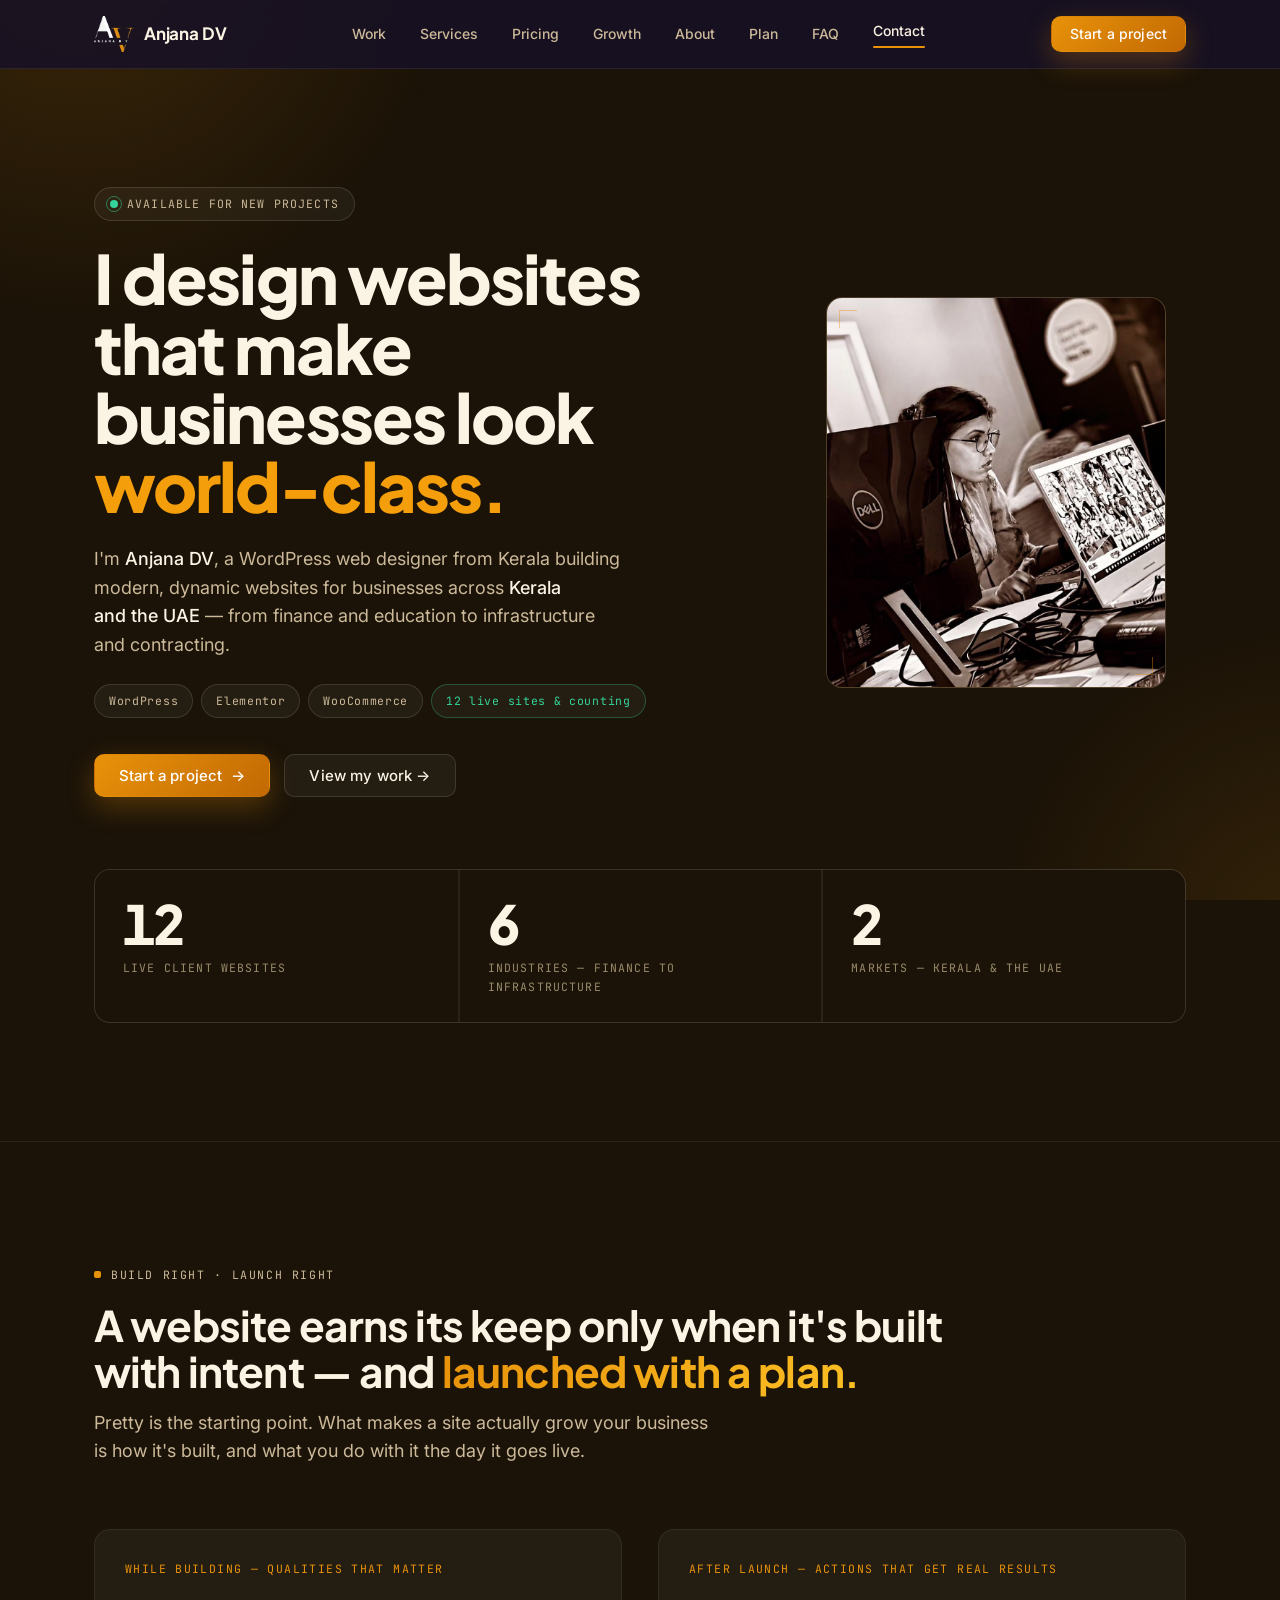
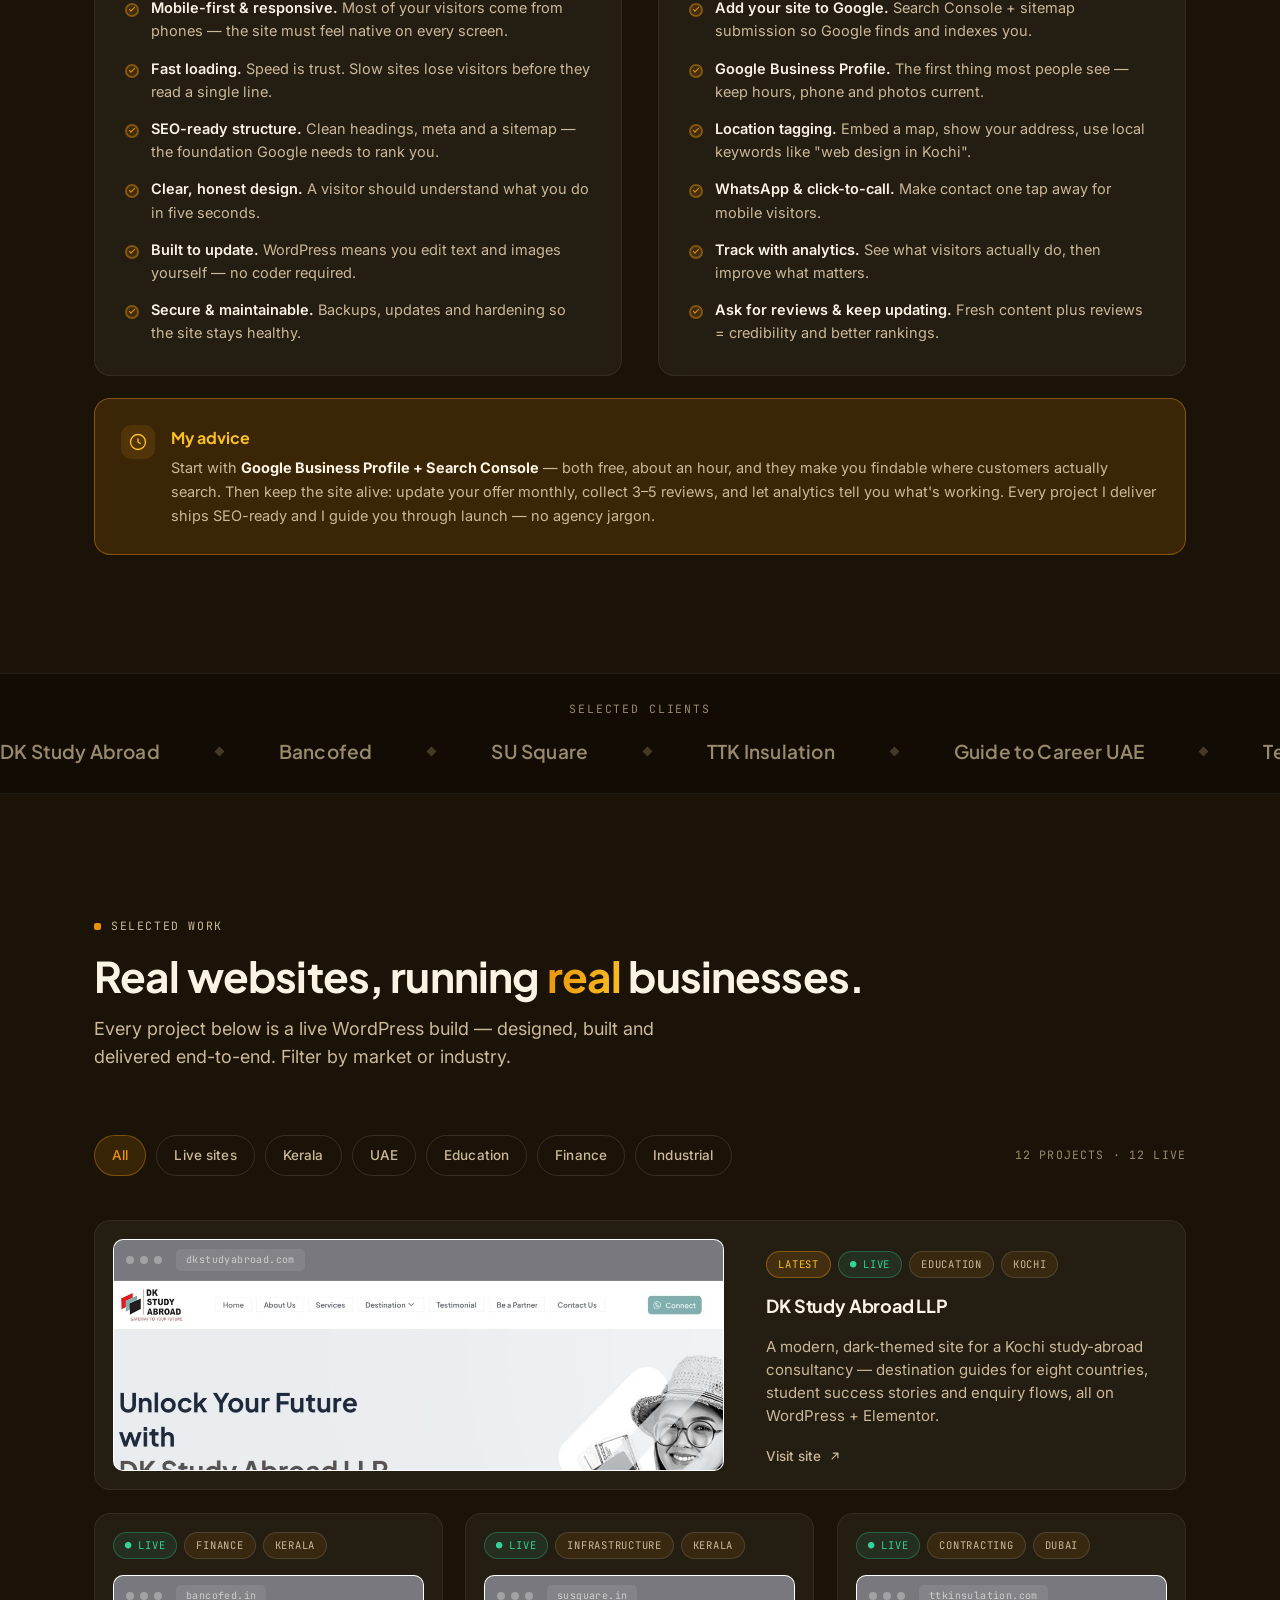
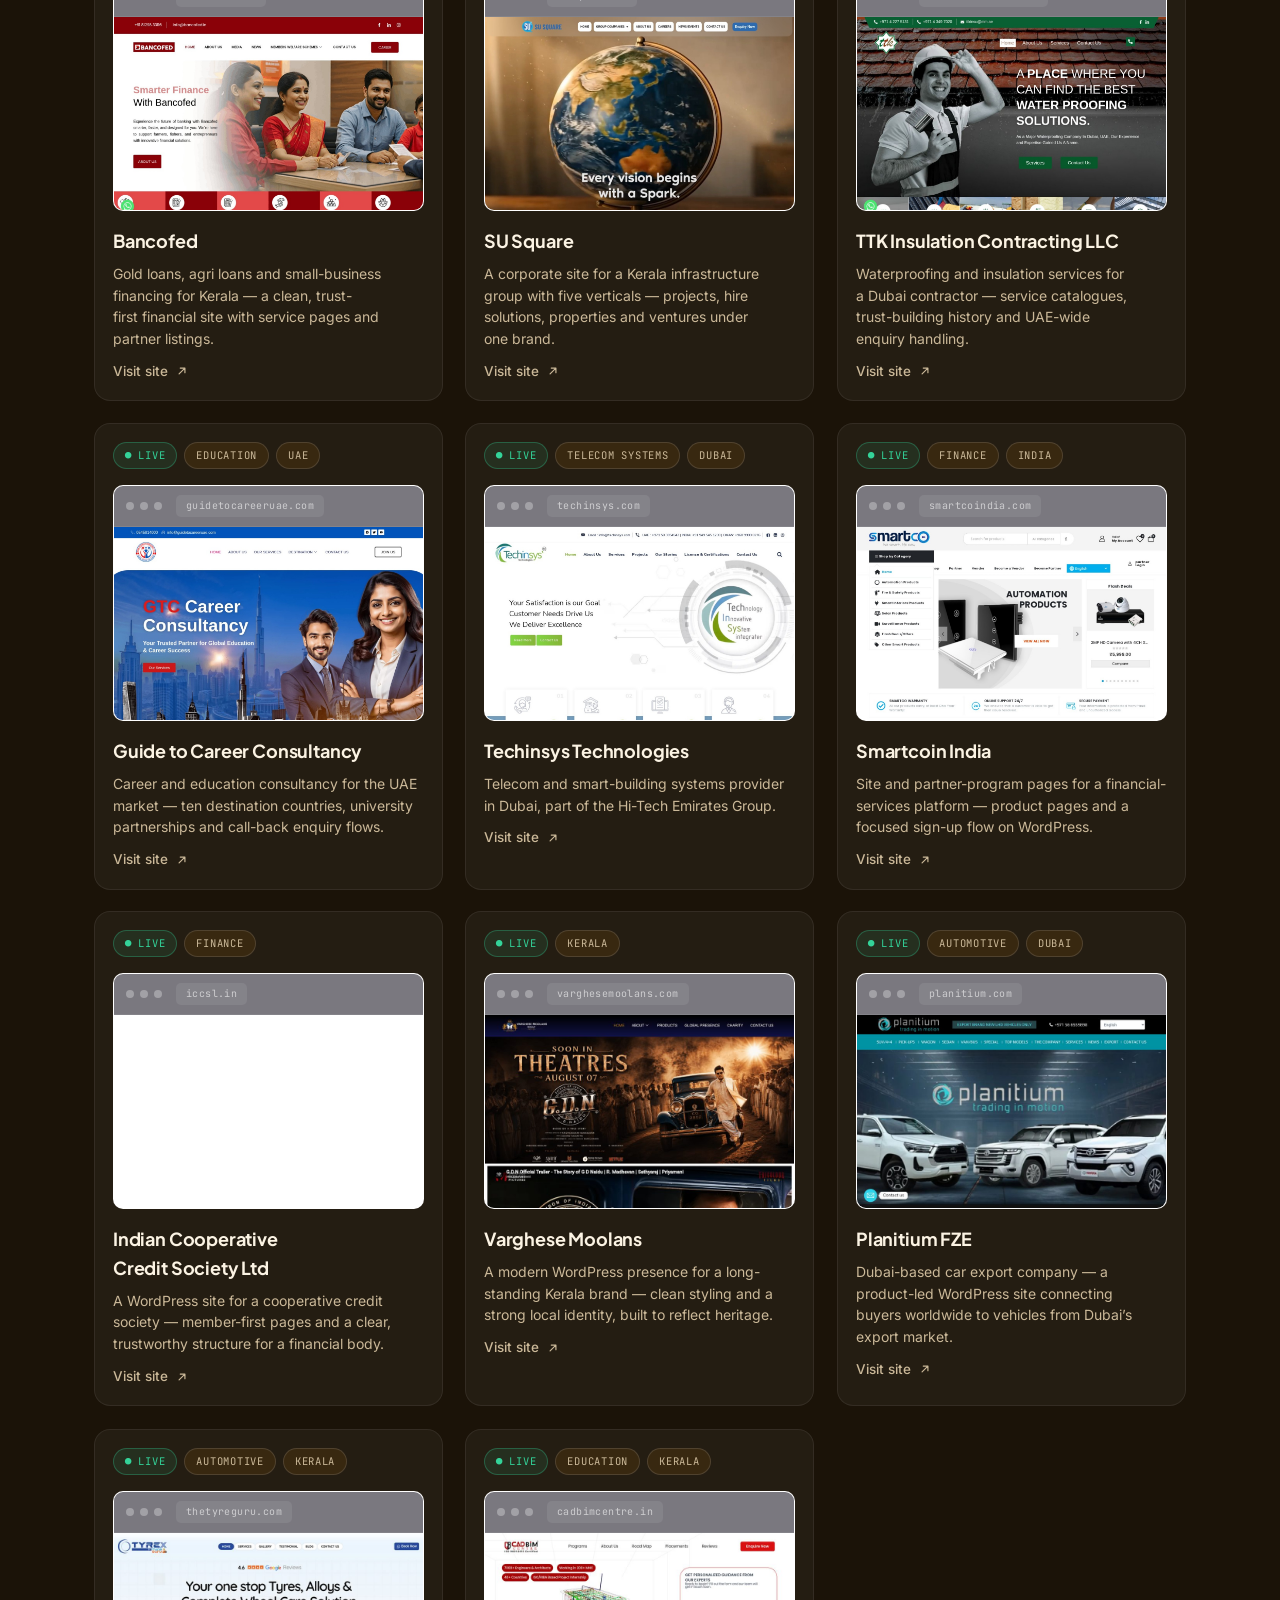
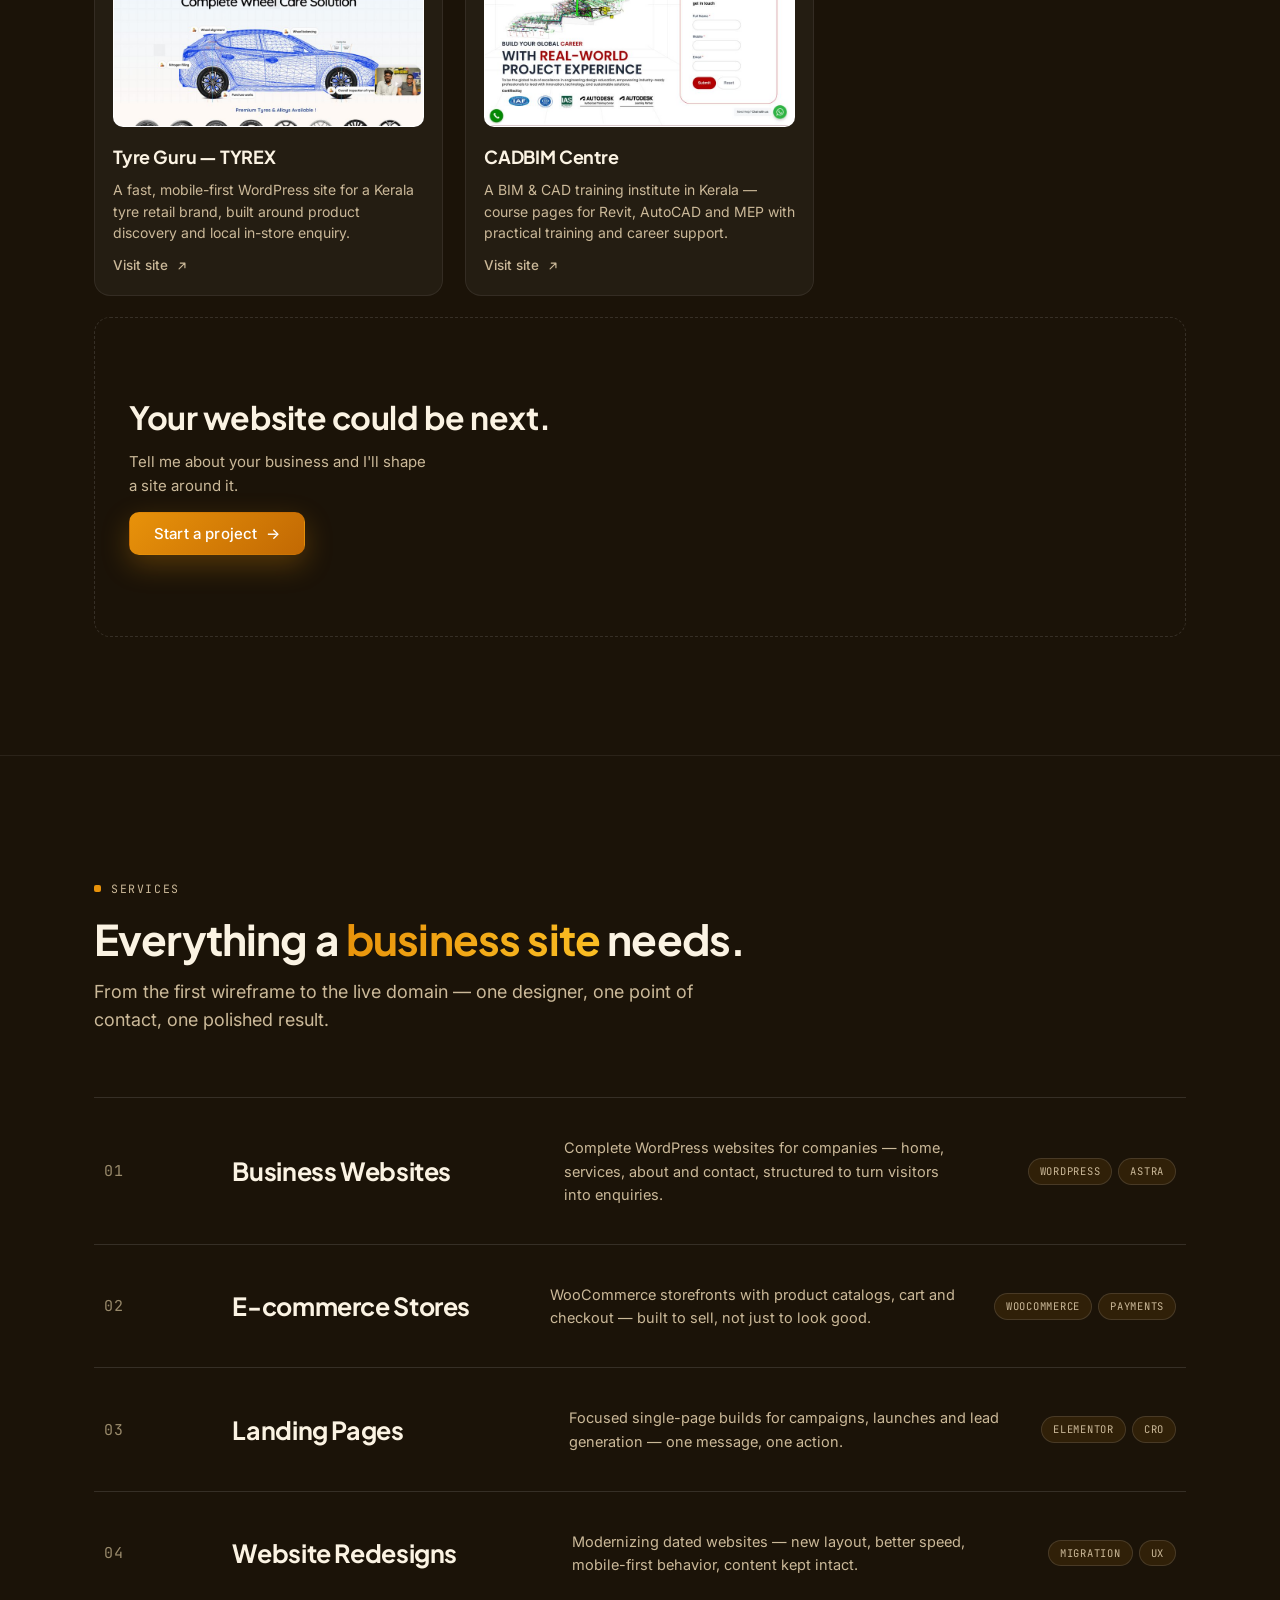
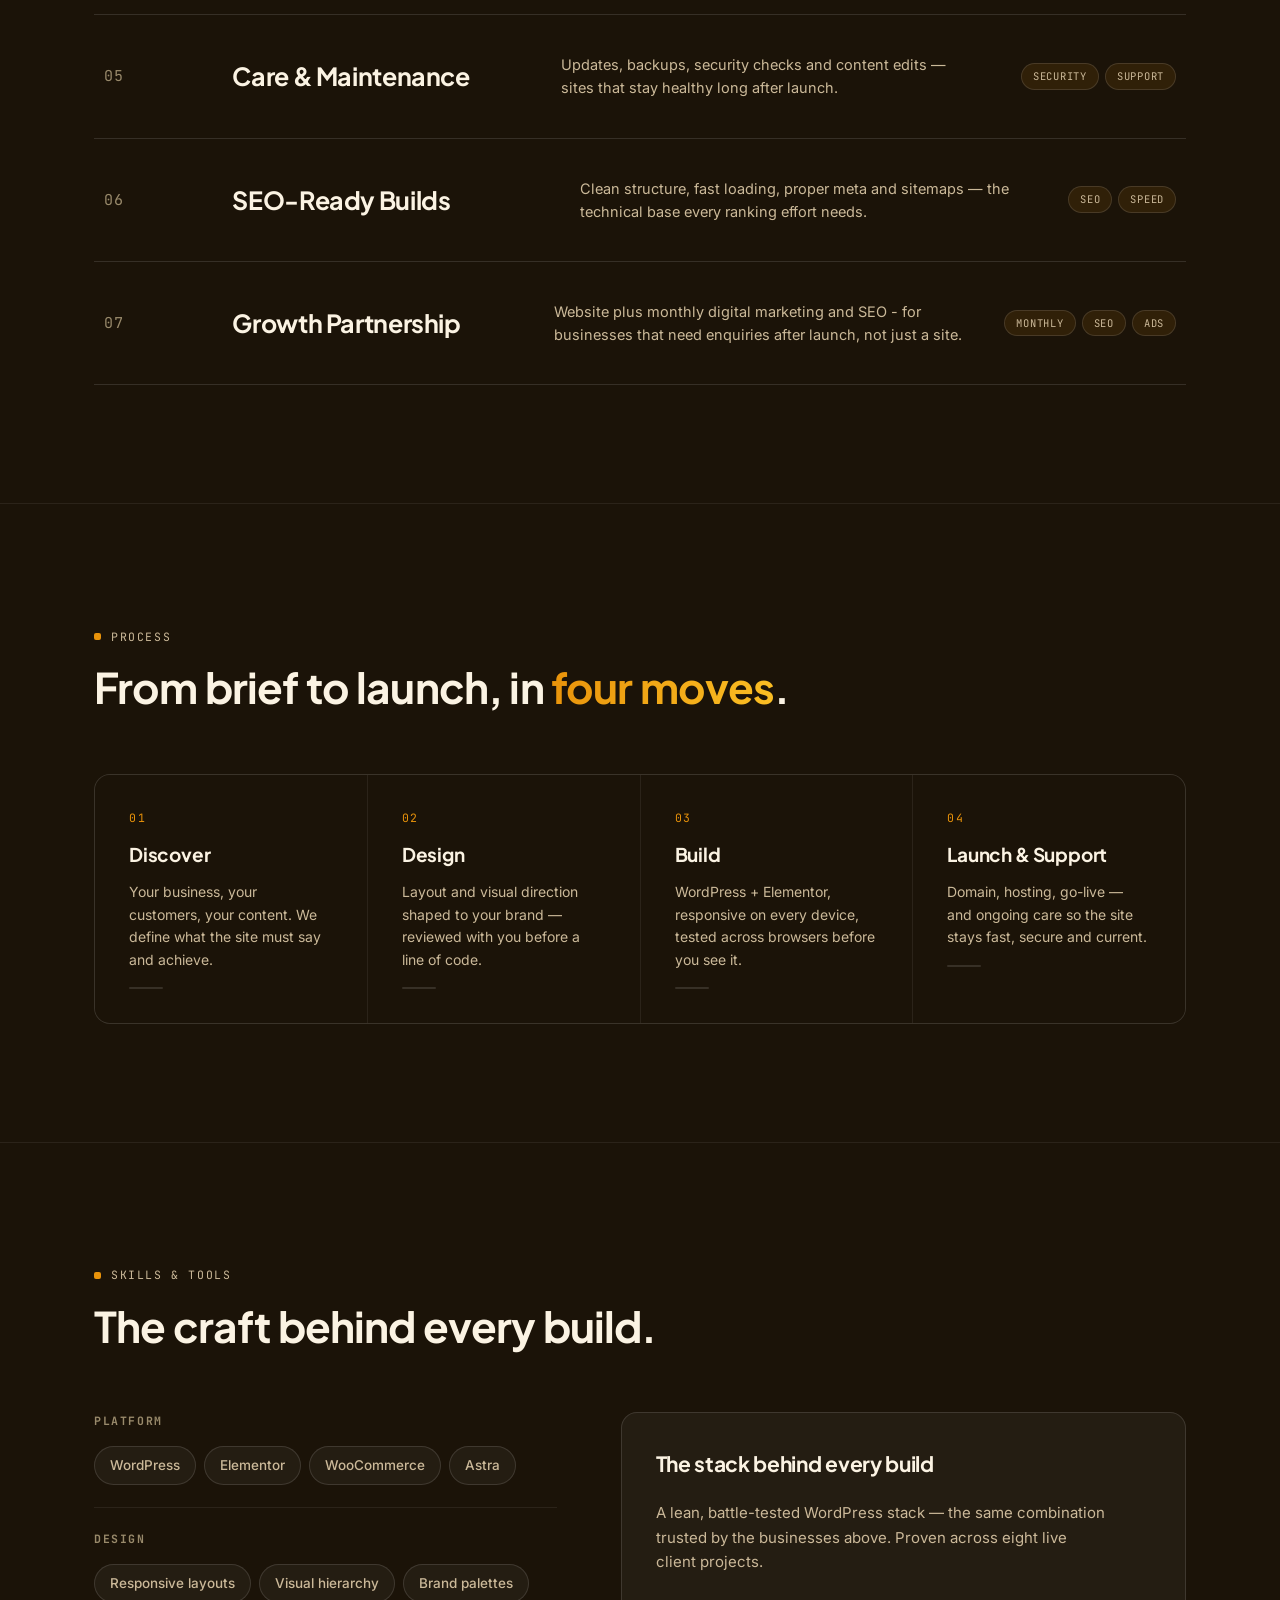
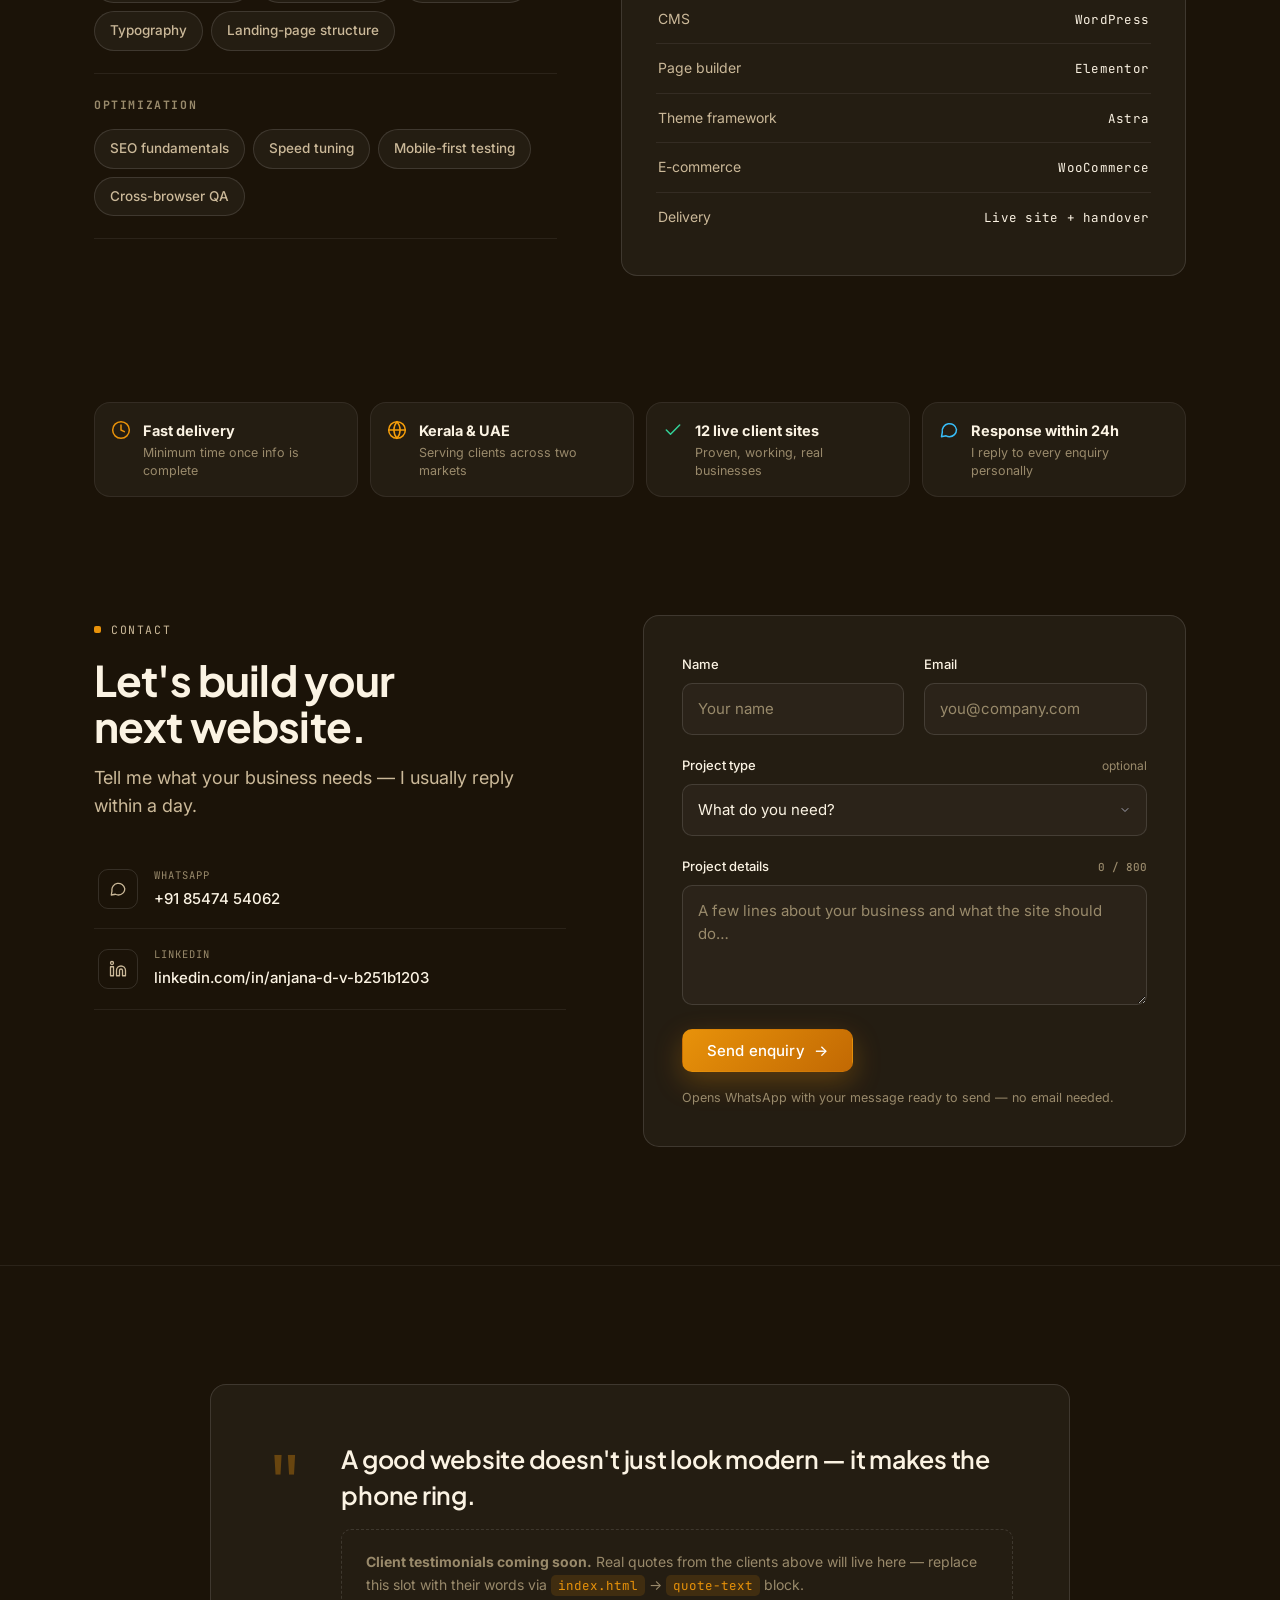
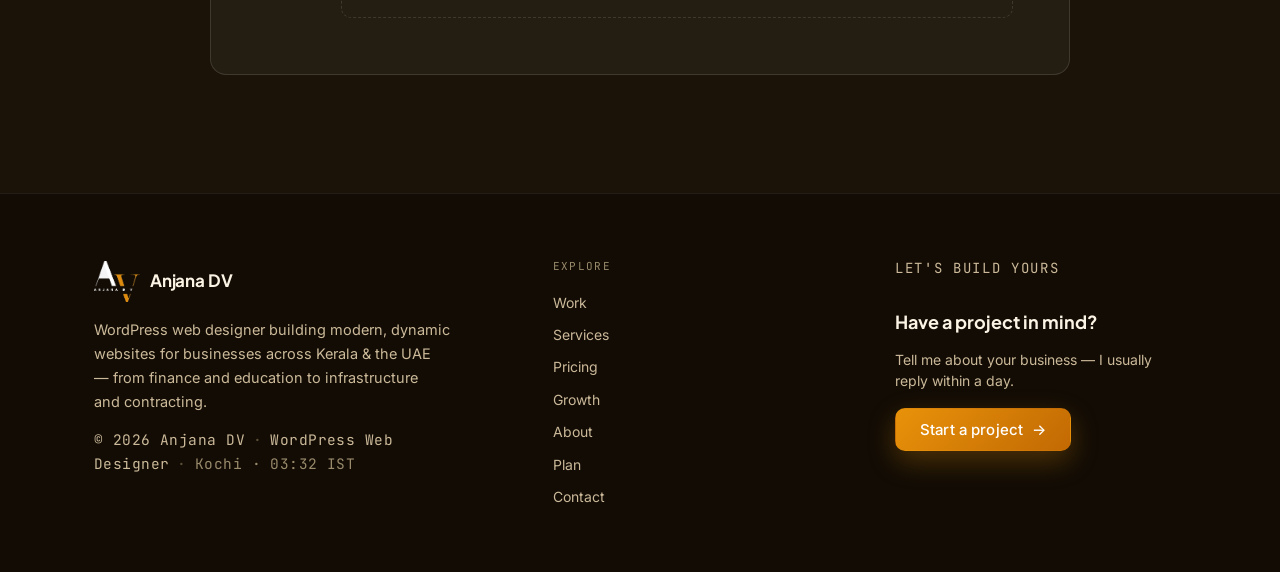
<file: index.html>
<!doctype html>
<html lang="en">
<head>
  <meta charset="utf-8" />
  <meta name="viewport" content="width=device-width, initial-scale=1" />
  <title>Anjana DV — WordPress Web Designer · Kerala &amp; UAE</title>
  <meta name="description" content="Portfolio of Anjana DV, a WordPress web designer building modern, dynamic business websites for brands across Kerala and the UAE — finance, education, infrastructure, contracting and more." />
  <meta property="og:title" content="Anjana DV — WordPress Web Designer" />
  <meta property="og:description" content="Modern, dynamic WordPress websites for businesses in Kerala &amp; the UAE." />
  <meta property="og:type" content="website" />
  <meta property="og:image" content="assets/og-image.png" />
  <meta property="og:image:width" content="1200" />
  <meta property="og:image:height" content="630" />
  <meta name="twitter:card" content="summary_large_image" />
  <meta name="twitter:title" content="Anjana DV — WordPress Web Designer" />
  <meta name="twitter:description" content="Modern, dynamic WordPress websites for businesses in Kerala &amp; the UAE." />
  <meta name="twitter:image" content="assets/og-image.png" />
  <meta name="theme-color" content="#1B1308" />
  <link rel="canonical" href="https://www.anjanadv.com/" />
  <meta property="og:url" content="https://www.anjanadv.com/" />
  <link rel="icon" type="image/png" sizes="64x64" href="assets/favicon.png" />
  <link rel="preconnect" href="https://fonts.googleapis.com" />
  <link rel="preconnect" href="https://fonts.gstatic.com" crossorigin />
  <link href="https://fonts.googleapis.com/css2?family=Plus+Jakarta+Sans:wght@600;700;800&family=Inter:wght@400;500;600&family=JetBrains+Mono:wght@400;500&display=swap" rel="stylesheet" />
  <link rel="stylesheet" href="assets/styles.css" />
  <script type="application/ld+json">
  {
    "@context": "https://schema.org",
    "@graph": [
      {
        "@type": "ProfessionalService",
        "@id": "https://www.anjanadv.com/#business",
        "name": "Anjana DV \u2014 WordPress Web Designer",
        "description": "WordPress web designer building modern, dynamic business websites for brands across Kerala and the United Arab Emirates.",
        "url": "https://www.anjanadv.com/",
        "image": "https://www.anjanadv.com/assets/og-image.png",
        "logo": "https://www.anjanadv.com/assets/logo-anjana-transparent.png",
        "founder": { "@id": "https://www.anjanadv.com/#anjana" },
        "address": {
          "@type": "PostalAddress",
          "addressLocality": "Kochi",
          "addressRegion": "Kerala",
          "addressCountry": "IN"
        },
        "areaServed": [
          { "@type": "State", "name": "Kerala" },
          { "@type": "Country", "name": "United Arab Emirates" }
        ],
        "knowsAbout": ["WordPress", "Elementor", "WooCommerce", "Web Design", "Responsive Design", "SEO"],
        "hasOfferCatalog": {
          "@type": "OfferCatalog",
          "name": "Website design services",
          "itemListElement": [
            { "@type": "Offer", "itemOffered": { "@type": "Service", "name": "Business websites" } },
            { "@type": "Offer", "itemOffered": { "@type": "Service", "name": "E-commerce stores" } },
            { "@type": "Offer", "itemOffered": { "@type": "Service", "name": "Landing pages" } },
            { "@type": "Offer", "itemOffered": { "@type": "Service", "name": "Website redesigns" } },
            { "@type": "Offer", "itemOffered": { "@type": "Service", "name": "Website care and maintenance" } }
          ]
        }
      },
      {
        "@type": "Person",
        "@id": "https://www.anjanadv.com/#anjana",
        "name": "Anjana DV",
        "jobTitle": "WordPress Web Designer",
        "url": "https://www.anjanadv.com/about.html",
        "worksFor": { "@id": "https://www.anjanadv.com/#business" }
      },
      {
        "@type": "WebSite",
        "@id": "https://www.anjanadv.com/#website",
        "url": "https://www.anjanadv.com/",
        "name": "Anjana DV \u2014 WordPress Web Designer",
        "inLanguage": "en",
        "publisher": { "@id": "https://www.anjanadv.com/#business" }
      }
    ]
  }
  </script>
</head>
<body>
  <div class="bg-glow" aria-hidden="true"></div>
  <a class="skip-link" href="#work">Skip to portfolio</a>

<header class="topnav">
    <div class="container topnav-inner">
      <a class="brand" href="#top" aria-label="Anjana DV — home">
        <img class="brand-logo" src="assets/logo-anjana-transparent.png" alt="Anjana DV logo" width="40" height="40" />
        <span>Anjana&nbsp;DV</span>
      </a>
      <nav class="nav-links" aria-label="Primary">
        <a href="#work" data-spy="work">Work</a>
        <a href="#services" data-spy="services">Services</a>
        <a href="pricing.html">Pricing</a>
        <a href="growth.html">Growth</a>
        <a href="about.html">About</a>
        <a href="plan.html">Plan</a>
        <a href="pricing.html#faq">FAQ</a>
        <a href="#contact" data-spy="contact">Contact</a>
      </nav>
      <a class="btn btn-primary nav-cta" href="#contact">Start a project</a>
      <button class="nav-toggle" aria-expanded="false" aria-controls="mobile-menu" aria-label="Open menu">
        <svg viewBox="0 0 24 24" fill="none" stroke="currentColor" stroke-width="1.8" stroke-linecap="round"><path d="M4 7h16M4 12h16M4 17h16"/></svg>
      </button>
    </div>
    <div class="mobile-menu" id="mobile-menu">
      <a href="#work">Work</a>
      <a href="#services">Services</a>
      <a href="pricing.html">Pricing</a>
      <a href="growth.html">Growth</a>
      <a href="about.html">About</a>
      <a href="plan.html">Plan</a>
      <a href="pricing.html#faq">FAQ</a>
      <a href="#contact">Contact</a>
      <a class="btn btn-primary" href="#contact">Start a project</a>
    </div>
  </header>

  <main id="top">
<!-- ═══════════ HERO ═══════════ -->
  <section class="section hero" aria-label="Introduction">
    <div class="container">
      <div class="hero-grid">
        <div>
          <p class="avail-chip"><span class="avail-dot" aria-hidden="true"></span> Available for new projects</p>
          <h1>I design websites that make businesses look <span class="em">world-class.</span></h1>
          <p class="lead">
            I'm <strong>Anjana DV</strong>, a WordPress web designer from Kerala building
            modern, dynamic websites for businesses across <strong>Kerala and the UAE</strong> —
            from finance and education to infrastructure and contracting.
          </p>
          <div class="hero-chips" aria-label="Tools and stack">
            <span class="hero-chip">WordPress</span>
            <span class="hero-chip">Elementor</span>
            <span class="hero-chip">WooCommerce</span>
            <span class="hero-chip">12 live sites &amp; counting</span>
          </div>
          <div class="hero-cta">
            <a class="btn btn-primary" href="#work">View my work <span class="arr" aria-hidden="true">→</span></a>
            <a class="btn btn-secondary" href="#contact">Get in touch</a>
          </div>
        </div>
        <div class="portrait-wrap">
          <div class="portrait" role="img" aria-label="Anjana DV - WordPress web designer portrait">
            <span class="portrait-corner pc-tl" aria-hidden="true"></span>
            <span class="portrait-corner pc-br" aria-hidden="true"></span>
            <img class="portrait-img" src="assets/uploads/anjana.jpg" alt="Anjana DV" width="1080" height="1075" />
          </div>
        </div>
      </div>

      <div class="hero-stats">
        <div class="stat">
          <div class="stat-num">7</div>
          <p class="stat-label">Live client websites</p>
        </div>
        <div class="stat">
          <div class="stat-num">6</div>
          <p class="stat-label">Industries — finance to infrastructure</p>
        </div>
        <div class="stat">
          <div class="stat-num">2</div>
          <p class="stat-label">Markets — Kerala &amp; the UAE</p>
        </div>
      </div>
    </div>
  </section>

  
<!-- ═══════════ LAUNCH · WEBSITE SUCCESS CHECKLIST ═══════════ -->
  <section class="section" id="launch" aria-label="Website success checklist">
    <div class="container">
      <div class="sec-head reveal">
        <p class="eyebrow">Build right · Launch right</p>
        <h2 class="sec-title">A website earns its keep only when it's built with intent — and <span class="grad-word">launched with a plan.</span></h2>
        <p class="sec-sub">
          Pretty is the starting point. What makes a site actually grow your business is how it's
          built, and what you do with it the day it goes live.
        </p>
      </div>

      <div class="launch-grid">
        <div class="launch-col reveal">
          <p class="launch-kicker">While building — qualities that matter</p>
          <ul class="launch-list">
            <li><strong>Mobile-first &amp; responsive.</strong> Most of your visitors come from phones — the site must feel native on every screen.</li>
            <li><strong>Fast loading.</strong> Speed is trust. Slow sites lose visitors before they read a single line.</li>
            <li><strong>SEO-ready structure.</strong> Clean headings, meta and a sitemap — the foundation Google needs to rank you.</li>
            <li><strong>Clear, honest design.</strong> A visitor should understand what you do in five seconds.</li>
            <li><strong>Built to update.</strong> WordPress means you edit text and images yourself — no coder required.</li>
            <li><strong>Secure &amp; maintainable.</strong> Backups, updates and hardening so the site stays healthy.</li>
          </ul>
        </div>
        <div class="launch-col reveal">
          <p class="launch-kicker">After launch — actions that get real results</p>
          <ul class="launch-list">
            <li><strong>Add your site to Google.</strong> Search Console + sitemap submission so Google finds and indexes you.</li>
            <li><strong>Google Business Profile.</strong> The first thing most people see — keep hours, phone and photos current.</li>
            <li><strong>Location tagging.</strong> Embed a map, show your address, use local keywords like "web design in Kochi".</li>
            <li><strong>WhatsApp &amp; click-to-call.</strong> Make contact one tap away for mobile visitors.</li>
            <li><strong>Track with analytics.</strong> See what visitors actually do, then improve what matters.</li>
            <li><strong>Ask for reviews &amp; keep updating.</strong> Fresh content plus reviews = credibility and better rankings.</li>
          </ul>
        </div>
      </div>

      <div class="launch-note reveal">
        <span class="launch-note-ic" aria-hidden="true">
          <svg viewBox="0 0 24 24" fill="none" stroke="currentColor" stroke-width="1.8" stroke-linecap="round" stroke-linejoin="round"><circle cx="12" cy="12" r="10"/><path d="M12 8v4l3 2"/></svg>
        </span>
        <div>
          <p class="launch-note-title">My advice</p>
          <p class="launch-note-body">
            Start with <strong>Google Business Profile + Search Console</strong> — both free, about an hour,
            and they make you findable where customers actually search. Then keep the site alive: update your
            offer monthly, collect 3–5 reviews, and let analytics tell you what's working. Every project I
            deliver ships SEO-ready and I guide you through launch — no agency jargon.
          </p>
        </div>
      </div>
    </div>
  </section>

<!-- ═══════════ CLIENT MARQUEE ═══════════ -->
  <section class="marquee-section" aria-label="Clients">
    <p class="marquee-label">Selected clients</p>
    <div class="marquee" aria-hidden="true">
      <div class="marquee-group">
        <span class="marquee-item">DK Study Abroad <span class="marquee-sep"></span></span>
        <span class="marquee-item">Bancofed <span class="marquee-sep"></span></span>
        <span class="marquee-item">SU Square <span class="marquee-sep"></span></span>
        <span class="marquee-item">TTK Insulation <span class="marquee-sep"></span></span>
        <span class="marquee-item">Guide to Career UAE <span class="marquee-sep"></span></span>
        <span class="marquee-item">Techinsys <span class="marquee-sep"></span></span>
        <span class="marquee-item">Smartcoin India <span class="marquee-sep"></span></span>
<span class="marquee-item">ICCSL <span class="marquee-sep"></span></span>
<span class="marquee-item">Varghese Moolans <span class="marquee-sep"></span></span>
<span class="marquee-item">Planitium <span class="marquee-sep"></span></span>
<span class="marquee-item">Tyre Guru <span class="marquee-sep"></span></span>
<span class="marquee-item">CADBIM Centre <span class="marquee-sep"></span></span>
      </div>
      <div class="marquee-group">
        <span class="marquee-item">DK Study Abroad <span class="marquee-sep"></span></span>
        <span class="marquee-item">Bancofed <span class="marquee-sep"></span></span>
        <span class="marquee-item">SU Square <span class="marquee-sep"></span></span>
        <span class="marquee-item">TTK Insulation <span class="marquee-sep"></span></span>
        <span class="marquee-item">Guide to Career UAE <span class="marquee-sep"></span></span>
        <span class="marquee-item">Techinsys <span class="marquee-sep"></span></span>
        <span class="marquee-item">Smartcoin India <span class="marquee-sep"></span></span>
<span class="marquee-item">ICCSL <span class="marquee-sep"></span></span>
<span class="marquee-item">Varghese Moolans <span class="marquee-sep"></span></span>
<span class="marquee-item">Planitium <span class="marquee-sep"></span></span>
<span class="marquee-item">Tyre Guru <span class="marquee-sep"></span></span>
<span class="marquee-item">CADBIM Centre <span class="marquee-sep"></span></span>
      </div>
    </div>
  </section>

  
<!-- ═══════════ WORK ═══════════ -->
  <section class="section" id="work" aria-label="Selected work">
    <div class="container">
      <div class="sec-head reveal">
        <p class="eyebrow">Selected work</p>
        <h2 class="sec-title">Real websites, running <span class="grad-word">real</span> businesses.</h2>
        <p class="sec-sub">
          Every project below is a live WordPress build — designed, built and delivered
          end-to-end. Filter by market or industry.
        </p>
      </div>

      <div class="work-toolbar reveal" role="group" aria-label="Filter projects">
        <button class="filter-btn" data-filter="all" aria-pressed="true">All</button>
        <button class="filter-btn" data-filter="live" aria-pressed="false">Live sites</button>
        <button class="filter-btn" data-filter="kerala" aria-pressed="false">Kerala</button>
        <button class="filter-btn" data-filter="uae" aria-pressed="false">UAE</button>
        <button class="filter-btn" data-filter="education" aria-pressed="false">Education</button>
        <button class="filter-btn" data-filter="finance" aria-pressed="false">Finance</button>
        <button class="filter-btn" data-filter="industrial" aria-pressed="false">Industrial</button>
        <span class="work-count" id="work-count" aria-live="polite">12 projects · 12 live</span>
      </div>

      <div class="work-grid" id="work-grid">

        <!-- 01 · DK Study Abroad (featured) -->
        <article class="work-card featured reveal" data-cats="live kerala education"
                 style="--mbg:#121516; --mfg:#FFFFFF; --mk-accent:#C10FFF;">
          <div class="mock" aria-hidden="true">
            <div class="mock-bar">
              <span class="dot"></span><span class="dot"></span><span class="dot"></span>
              <span class="mock-url">dkstudyabroad.com</span>
            </div>
            <div class="mock-body mock-shot">
                <img class="shot" src="assets/thumbs/dkstudyabroad.jpg" alt="" loading="lazy" width="1200" height="800" />
              </div>
          </div>
          <div class="card-side">
            <div class="card-tags">
              <span class="tag hot">Latest</span>
              <span class="tag live">● Live</span>
              <span class="tag">Education</span>
              <span class="tag">Kochi</span>
            </div>
            <h3 class="card-name">DK Study Abroad LLP</h3>
            <p class="card-desc">
              A modern, dark-themed site for a Kochi study-abroad consultancy —
              destination guides for eight countries, student success stories and
              enquiry flows, all on WordPress + Elementor.
            </p>
            <div class="card-links">
              <a class="card-link" href="https://dkstudyabroad.com" target="_blank" rel="noopener">
                Visit site
                <svg viewBox="0 0 24 24" fill="none" stroke="currentColor" stroke-width="2" stroke-linecap="round" stroke-linejoin="round"><path d="M7 17L17 7M9 7h8v8"/></svg>
              </a>
            </div>
          </div>
        </article>

        <!-- 02 · Bancofed -->
        <article class="work-card reveal" data-cats="live kerala finance"
                 style="--mbg:#FFFFFF; --mfg:#173B2E; --mk-accent:#03A86B;">
          <div class="card-top">
            <div class="card-tags">
              <span class="tag live">● Live</span>
              <span class="tag">Finance</span>
              <span class="tag">Kerala</span>
            </div>
          </div>
          <div class="mock" aria-hidden="true">
            <div class="mock-bar">
              <span class="dot"></span><span class="dot"></span><span class="dot"></span>
              <span class="mock-url">bancofed.in</span>
            </div>
            <div class="mock-body mock-shot">
                <img class="shot" src="assets/thumbs/bancofed.jpg" alt="" loading="lazy" width="1200" height="800" />
              </div>
          </div>
          <div class="card-info">
            <h3 class="card-name">Bancofed</h3>
            <p class="card-desc">
              Gold loans, agri loans and small-business financing for Kerala —
              a clean, trust-first financial site with service pages and partner listings.
            </p>
            <div class="card-links">
              <a class="card-link" href="https://bancofed.in" target="_blank" rel="noopener">
                Visit site
                <svg viewBox="0 0 24 24" fill="none" stroke="currentColor" stroke-width="2" stroke-linecap="round" stroke-linejoin="round"><path d="M7 17L17 7M9 7h8v8"/></svg>
              </a>
            </div>
          </div>
        </article>

        <!-- 03 · SU Square -->
        <article class="work-card reveal" data-cats="live kerala industrial"
                 style="--mbg:#F0F5FA; --mfg:#0F2440; --mk-accent:#046BD2;">
          <div class="card-top">
            <div class="card-tags">
              <span class="tag live">● Live</span>
              <span class="tag">Infrastructure</span>
              <span class="tag">Kerala</span>
            </div>
          </div>
          <div class="mock" aria-hidden="true">
            <div class="mock-bar">
              <span class="dot"></span><span class="dot"></span><span class="dot"></span>
              <span class="mock-url">susquare.in</span>
            </div>
            <div class="mock-body mock-shot">
                <img class="shot" src="assets/thumbs/susquare.jpg" alt="" loading="lazy" width="1200" height="800" />
              </div>
          </div>
          <div class="card-info">
            <h3 class="card-name">SU Square</h3>
            <p class="card-desc">
              A corporate site for a Kerala infrastructure group with five verticals —
              projects, hire solutions, properties and ventures under one brand.
            </p>
            <div class="card-links">
              <a class="card-link" href="https://susquare.in" target="_blank" rel="noopener">
                Visit site
                <svg viewBox="0 0 24 24" fill="none" stroke="currentColor" stroke-width="2" stroke-linecap="round" stroke-linejoin="round"><path d="M7 17L17 7M9 7h8v8"/></svg>
              </a>
            </div>
          </div>
        </article>

        <!-- 04 · TTK Insulation -->
        <article class="work-card reveal" data-cats="live uae industrial"
                 style="--mbg:#FFFFFF; --mfg:#16202C; --mk-accent:#045CB4;">
          <div class="card-top">
            <div class="card-tags">
              <span class="tag live">● Live</span>
              <span class="tag">Contracting</span>
              <span class="tag">Dubai</span>
            </div>
          </div>
          <div class="mock" aria-hidden="true">
            <div class="mock-bar">
              <span class="dot"></span><span class="dot"></span><span class="dot"></span>
              <span class="mock-url">ttkinsulation.com</span>
            </div>
            <div class="mock-body mock-shot">
                <img class="shot" src="assets/thumbs/ttkinsulation.jpg" alt="" loading="lazy" width="1200" height="800" />
              </div>
          </div>
          <div class="card-info">
            <h3 class="card-name">TTK Insulation Contracting LLC</h3>
            <p class="card-desc">
              Waterproofing and insulation services for a Dubai contractor —
              service catalogues, trust-building history and UAE-wide enquiry handling.
            </p>
            <div class="card-links">
              <a class="card-link" href="https://ttkinsulation.com" target="_blank" rel="noopener">
                Visit site
                <svg viewBox="0 0 24 24" fill="none" stroke="currentColor" stroke-width="2" stroke-linecap="round" stroke-linejoin="round"><path d="M7 17L17 7M9 7h8v8"/></svg>
              </a>
            </div>
          </div>
        </article>

        <!-- 05 · Guide to Career UAE -->
        <article class="work-card reveal" data-cats="live uae education"
                 style="--mbg:#FFFFFF; --mfg:#14143C; --mk-accent:#FE0467;">
          <div class="card-top">
            <div class="card-tags">
              <span class="tag live">● Live</span>
              <span class="tag">Education</span>
              <span class="tag">UAE</span>
            </div>
          </div>
          <div class="mock" aria-hidden="true">
            <div class="mock-bar">
              <span class="dot"></span><span class="dot"></span><span class="dot"></span>
              <span class="mock-url">guidetocareeruae.com</span>
            </div>
            <div class="mock-body mock-shot">
                <img class="shot" src="assets/thumbs/guidetocareer.jpg" alt="" loading="lazy" width="1200" height="800" />
              </div>
          </div>
          <div class="card-info">
            <h3 class="card-name">Guide to Career Consultancy</h3>
            <p class="card-desc">
              Career and education consultancy for the UAE market — ten destination
              countries, university partnerships and call-back enquiry flows.
            </p>
            <div class="card-links">
              <a class="card-link" href="https://guidetocareeruae.com" target="_blank" rel="noopener">
                Visit site
                <svg viewBox="0 0 24 24" fill="none" stroke="currentColor" stroke-width="2" stroke-linecap="round" stroke-linejoin="round"><path d="M7 17L17 7M9 7h8v8"/></svg>
              </a>
            </div>
          </div>
        </article>

        <!-- 06 · Techinsys (live) -->
        <article class="work-card reveal" data-cats="live uae industrial telecom"
                 style="--mbg:#0C1220; --mfg:#E8ECF4; --mk-accent:#22D3EE;">
          <div class="card-top">
            <div class="card-tags">
              <span class="tag live">● Live</span>
              <span class="tag">Telecom systems</span>
              <span class="tag">Dubai</span>
            </div>
          </div>
          <div class="mock" aria-hidden="true">
            <div class="mock-bar">
              <span class="dot"></span><span class="dot"></span><span class="dot"></span>
              <span class="mock-url">techinsys.com</span>
            </div>
            <div class="mock-body mock-shot">
                <img class="shot" src="assets/thumbs/techinsys.jpg" alt="" loading="lazy" width="1200" height="800" />
              </div>
          </div>
          <div class="card-info">
            <h3 class="card-name">Techinsys Technologies</h3>
            <p class="card-desc">
              Telecom and smart-building systems provider in Dubai, part of the
              Hi-Tech Emirates Group.
            </p>
            <div class="card-links">
              <a class="card-link" href="https://techinsys.com" target="_blank" rel="noopener">
                Visit site
                <svg viewBox="0 0 24 24" fill="none" stroke="currentColor" stroke-width="2" stroke-linecap="round" stroke-linejoin="round"><path d="M7 17L17 7M9 7h8v8"/></svg>
              </a>
            </div>
          </div>
        </article>

        <!-- 07 · Smartcoin India (live) -->
        <article class="work-card reveal" data-cats="live india finance"
                 style="--mbg:#FFFDF6; --mfg:#23211B; --mk-accent:#D97706;">
          <div class="card-top">
            <div class="card-tags">
              <span class="tag live">● Live</span>
              <span class="tag">Finance</span>
              <span class="tag">India</span>
            </div>
          </div>
          <div class="mock" aria-hidden="true">
            <div class="mock-bar">
              <span class="dot"></span><span class="dot"></span><span class="dot"></span>
              <span class="mock-url">smartcoindia.com</span>
            </div>
            <div class="mock-body mock-shot">
                <img class="shot" src="assets/thumbs/smartcoindia.jpg" alt="" loading="lazy" width="1200" height="800" />
              </div>
          </div>
          <div class="card-info">
            <h3 class="card-name">Smartcoin India</h3>
            <p class="card-desc">
              Site and partner-program pages for a financial-services platform —
              product pages and a focused sign-up flow on WordPress.
            </p>
            <div class="card-links">
              <a class="card-link" href="https://smartcoindia.com" target="_blank" rel="noopener">
                Visit site
                <svg viewBox="0 0 24 24" fill="none" stroke="currentColor" stroke-width="2" stroke-linecap="round" stroke-linejoin="round"><path d="M7 17L17 7M9 7h8v8"/></svg>
              </a>
            </div>
          </div>
        </article>

                <!-- 08 -> iccsl.in -->
        <article class="work-card reveal" data-cats="live finance"
                 style="--mbg:#0E3B2E; --mfg:#F4FBF7; --mk-accent:#2FBF71;">
          <div class="card-top">
            <div class="card-tags">
              <span class="tag live">● Live</span>
              <span class="tag">Finance</span>
            </div>
          </div>
          <div class="mock" aria-hidden="true">
            <div class="mock-bar">
              <span class="dot"></span><span class="dot"></span><span class="dot"></span>
              <span class="mock-url">iccsl.in</span>
            </div>
            <div class="mock-body mock-shot">
                <img class="shot" src="assets/thumbs/iccsl.jpg" alt="" loading="lazy" width="1200" height="800" />
              </div>
          </div>
          <div class="card-info">
            <h3 class="card-name">Indian Cooperative Credit Society Ltd</h3>
            <p class="card-desc">
              A WordPress site for a cooperative credit society — member-first pages and a clear, trustworthy structure for a financial body.
            </p>
            <div class="card-links">
              <a class="card-link" href="https://iccsl.in" target="_blank" rel="noopener">
                Visit site
                <svg viewBox="0 0 24 24" fill="none" stroke="currentColor" stroke-width="2" stroke-linecap="round" stroke-linejoin="round"><path d="M7 17L17 7M9 7h8v8"/></svg>
              </a>
            </div>
          </div>
        </article>

        <!-- 09 -> varghesemoolans.com -->
        <article class="work-card reveal" data-cats="live kerala"
                 style="--mbg:#101820; --mfg:#F2F4F7; --mk-accent:#DDAA4A;">
          <div class="card-top">
            <div class="card-tags">
              <span class="tag live">● Live</span>
              <span class="tag">Kerala</span>
            </div>
          </div>
          <div class="mock" aria-hidden="true">
            <div class="mock-bar">
              <span class="dot"></span><span class="dot"></span><span class="dot"></span>
              <span class="mock-url">varghesemoolans.com</span>
            </div>
            <div class="mock-body mock-shot">
                <img class="shot" src="assets/thumbs/varghesemoolans.jpg" alt="" loading="lazy" width="1200" height="800" />
              </div>
          </div>
          <div class="card-info">
            <h3 class="card-name">Varghese Moolans</h3>
            <p class="card-desc">
              A modern WordPress presence for a long-standing Kerala brand — clean styling and a strong local identity, built to reflect heritage.
            </p>
            <div class="card-links">
              <a class="card-link" href="https://varghesemoolans.com" target="_blank" rel="noopener">
                Visit site
                <svg viewBox="0 0 24 24" fill="none" stroke="currentColor" stroke-width="2" stroke-linecap="round" stroke-linejoin="round"><path d="M7 17L17 7M9 7h8v8"/></svg>
              </a>
            </div>
          </div>
        </article>

        <!-- 10 -> planitium.com -->
        <article class="work-card reveal" data-cats="live uae"
                 style="--mbg:#0F1522; --mfg:#F4F6FB; --mk-accent:#EB4D3D;">
          <div class="card-top">
            <div class="card-tags">
              <span class="tag live">● Live</span>
              <span class="tag">Automotive</span><span class="tag">Dubai</span>
            </div>
          </div>
          <div class="mock" aria-hidden="true">
            <div class="mock-bar">
              <span class="dot"></span><span class="dot"></span><span class="dot"></span>
              <span class="mock-url">planitium.com</span>
            </div>
            <div class="mock-body mock-shot">
                <img class="shot" src="assets/thumbs/planitium.jpg" alt="" loading="lazy" width="1200" height="800" />
              </div>
          </div>
          <div class="card-info">
            <h3 class="card-name">Planitium FZE</h3>
            <p class="card-desc">
              Dubai-based car export company — a product-led WordPress site connecting buyers worldwide to vehicles from Dubai’s export market.
            </p>
            <div class="card-links">
              <a class="card-link" href="https://planitium.com" target="_blank" rel="noopener">
                Visit site
                <svg viewBox="0 0 24 24" fill="none" stroke="currentColor" stroke-width="2" stroke-linecap="round" stroke-linejoin="round"><path d="M7 17L17 7M9 7h8v8"/></svg>
              </a>
            </div>
          </div>
        </article>

        <!-- 11 -> thetyreguru.com -->
        <article class="work-card reveal" data-cats="live kerala"
                 style="--mbg:#131313; --mfg:#FFFFFF; --mk-accent:#FFB000;">
          <div class="card-top">
            <div class="card-tags">
              <span class="tag live">● Live</span>
              <span class="tag">Automotive</span><span class="tag">Kerala</span>
            </div>
          </div>
          <div class="mock" aria-hidden="true">
            <div class="mock-bar">
              <span class="dot"></span><span class="dot"></span><span class="dot"></span>
              <span class="mock-url">thetyreguru.com</span>
            </div>
            <div class="mock-body mock-shot">
                <img class="shot" src="assets/thumbs/thetyreguru.jpg" alt="" loading="lazy" width="1200" height="800" />
              </div>
          </div>
          <div class="card-info">
            <h3 class="card-name">Tyre Guru — TYREX</h3>
            <p class="card-desc">
              A fast, mobile-first WordPress site for a Kerala tyre retail brand, built around product discovery and local in-store enquiry.
            </p>
            <div class="card-links">
              <a class="card-link" href="https://thetyreguru.com" target="_blank" rel="noopener">
                Visit site
                <svg viewBox="0 0 24 24" fill="none" stroke="currentColor" stroke-width="2" stroke-linecap="round" stroke-linejoin="round"><path d="M7 17L17 7M9 7h8v8"/></svg>
              </a>
            </div>
          </div>
        </article>

        <!-- 12 -> cadbimcentre.in -->
        <article class="work-card reveal" data-cats="live kerala education"
                 style="--mbg:#0B1F3A; --mfg:#F2F7FF; --mk-accent:#2E9BFF;">
          <div class="card-top">
            <div class="card-tags">
              <span class="tag live">● Live</span>
              <span class="tag">Education</span><span class="tag">Kerala</span>
            </div>
          </div>
          <div class="mock" aria-hidden="true">
            <div class="mock-bar">
              <span class="dot"></span><span class="dot"></span><span class="dot"></span>
              <span class="mock-url">cadbimcentre.in</span>
            </div>
            <div class="mock-body mock-shot">
                <img class="shot" src="assets/thumbs/cadbimcentre.jpg" alt="" loading="lazy" width="1200" height="800" />
              </div>
          </div>
          <div class="card-info">
            <h3 class="card-name">CADBIM Centre</h3>
            <p class="card-desc">
              A BIM &amp; CAD training institute in Kerala — course pages for Revit, AutoCAD and MEP with practical training and career support.
            </p>
            <div class="card-links">
              <a class="card-link" href="https://cadbimcentre.in" target="_blank" rel="noopener">
                Visit site
                <svg viewBox="0 0 24 24" fill="none" stroke="currentColor" stroke-width="2" stroke-linecap="round" stroke-linejoin="round"><path d="M7 17L17 7M9 7h8v8"/></svg>
              </a>
            </div>
          </div>
        </article>

        <!-- CTA card -->
        <article class="work-card cta-card reveal" data-cats="all">
          <h3>Your website could be next.</h3>
          <p>Tell me about your business and I'll shape a site around it.</p>
          <a class="btn btn-primary" href="#contact">Start a project <span class="arr" aria-hidden="true">→</span></a>
        </article>

      </div>
    </div>
  </section>

  
<!-- ═══════════ SERVICES ═══════════ -->
  <section class="section" id="services" aria-label="Services">
    <div class="container">
      <div class="sec-head reveal">
        <p class="eyebrow">Services</p>
        <h2 class="sec-title">Everything a <span class="grad-word">business site</span> needs.</h2>
        <p class="sec-sub">
          From the first wireframe to the live domain — one designer, one point of contact, one polished result.
        </p>
      </div>

      <div class="svc-list">
        <div class="svc-row reveal">
          <span class="svc-num">01</span>
          <h3 class="svc-name">Business Websites</h3>
          <p class="svc-desc">Complete WordPress websites for companies — home, services, about and contact, structured to turn visitors into enquiries.</p>
          <div class="svc-tags"><span class="tag">WordPress</span><span class="tag">Astra</span></div>
          <span class="svc-arrow" aria-hidden="true">→</span>
        </div>
        <div class="svc-row reveal">
          <span class="svc-num">02</span>
          <h3 class="svc-name">E-commerce Stores</h3>
          <p class="svc-desc">WooCommerce storefronts with product catalogs, cart and checkout — built to sell, not just to look good.</p>
          <div class="svc-tags"><span class="tag">WooCommerce</span><span class="tag">Payments</span></div>
          <span class="svc-arrow" aria-hidden="true">→</span>
        </div>
        <div class="svc-row reveal">
          <span class="svc-num">03</span>
          <h3 class="svc-name">Landing Pages</h3>
          <p class="svc-desc">Focused single-page builds for campaigns, launches and lead generation — one message, one action.</p>
          <div class="svc-tags"><span class="tag">Elementor</span><span class="tag">CRO</span></div>
          <span class="svc-arrow" aria-hidden="true">→</span>
        </div>
        <div class="svc-row reveal">
          <span class="svc-num">04</span>
          <h3 class="svc-name">Website Redesigns</h3>
          <p class="svc-desc">Modernizing dated websites — new layout, better speed, mobile-first behavior, content kept intact.</p>
          <div class="svc-tags"><span class="tag">Migration</span><span class="tag">UX</span></div>
          <span class="svc-arrow" aria-hidden="true">→</span>
        </div>
        <div class="svc-row reveal">
          <span class="svc-num">05</span>
          <h3 class="svc-name">Care &amp; Maintenance</h3>
          <p class="svc-desc">Updates, backups, security checks and content edits — sites that stay healthy long after launch.</p>
          <div class="svc-tags"><span class="tag">Security</span><span class="tag">Support</span></div>
          <span class="svc-arrow" aria-hidden="true">→</span>
        </div>
        <div class="svc-row reveal">
          <span class="svc-num">06</span>
          <h3 class="svc-name">SEO-Ready Builds</h3>
          <p class="svc-desc">Clean structure, fast loading, proper meta and sitemaps — the technical base every ranking effort needs.</p>
          <div class="svc-tags"><span class="tag">SEO</span><span class="tag">Speed</span></div>
          <span class="svc-arrow" aria-hidden="true">→</span>
        </div>
        <a class="svc-row reveal" href="growth.html">
          <span class="svc-num">07</span>
          <h3 class="svc-name">Growth Partnership</h3>
          <p class="svc-desc">Website plus monthly digital marketing and SEO - for businesses that need enquiries after launch, not just a site.</p>
          <div class="svc-tags"><span class="tag">Monthly</span><span class="tag">SEO</span><span class="tag">Ads</span></div>
          <span class="svc-arrow" aria-hidden="true">→</span>
        </a>
      </div>
    </div>
  </section>

  
<!-- ═══════════ PROCESS ═══════════ -->
  <section class="section" aria-label="Process">
    <div class="container">
      <div class="sec-head reveal">
        <p class="eyebrow">Process</p>
        <h2 class="sec-title">From brief to launch, in <span class="grad-word">four moves</span>.</h2>
      </div>
      <div class="process-grid">
        <div class="step reveal" style="--i:0;">
          <span class="step-num">01</span>
          <h3 class="step-name">Discover</h3>
          <p class="step-desc">Your business, your customers, your content. We define what the site must say and achieve.</p>
          <span class="step-line" aria-hidden="true"></span>
        </div>
        <div class="step reveal" style="--i:1;">
          <span class="step-num">02</span>
          <h3 class="step-name">Design</h3>
          <p class="step-desc">Layout and visual direction shaped to your brand — reviewed with you before a line of code.</p>
          <span class="step-line" aria-hidden="true"></span>
        </div>
        <div class="step reveal" style="--i:2;">
          <span class="step-num">03</span>
          <h3 class="step-name">Build</h3>
          <p class="step-desc">WordPress + Elementor, responsive on every device, tested across browsers before you see it.</p>
          <span class="step-line" aria-hidden="true"></span>
        </div>
        <div class="step reveal" style="--i:3;">
          <span class="step-num">04</span>
          <h3 class="step-name">Launch &amp; Support</h3>
          <p class="step-desc">Domain, hosting, go-live — and ongoing care so the site stays fast, secure and current.</p>
          <span class="step-line" aria-hidden="true"></span>
        </div>
      </div>
    </div>
  </section>

  
<!-- ═══════════ SKILLS ═══════════ -->
  <section class="section" aria-label="Skills and tools">
    <div class="container">
      <div class="sec-head reveal">
        <p class="eyebrow">Skills &amp; tools</p>
        <h2 class="sec-title">The craft behind every build.</h2>
      </div>
      <div class="skills-wrap">
        <div>
          <div class="skill-group reveal">
            <h3>Platform</h3>
            <div class="skill-chips">
              <span class="skill-chip">WordPress</span>
              <span class="skill-chip">Elementor</span>
              <span class="skill-chip">WooCommerce</span>
              <span class="skill-chip">Astra</span>
            </div>
          </div>
          <div class="skill-group reveal">
            <h3>Design</h3>
            <div class="skill-chips">
              <span class="skill-chip">Responsive layouts</span>
              <span class="skill-chip">Visual hierarchy</span>
              <span class="skill-chip">Brand palettes</span>
              <span class="skill-chip">Typography</span>
              <span class="skill-chip">Landing-page structure</span>
            </div>
          </div>
          <div class="skill-group reveal">
            <h3>Optimization</h3>
            <div class="skill-chips">
              <span class="skill-chip">SEO fundamentals</span>
              <span class="skill-chip">Speed tuning</span>
              <span class="skill-chip">Mobile-first testing</span>
              <span class="skill-chip">Cross-browser QA</span>
            </div>
          </div>
        </div>
        <div class="stack-note reveal">
          <h3>The stack behind every build</h3>
          <p>
            A lean, battle-tested WordPress stack — the same combination trusted by
            the businesses above. Proven across eight live client projects.
          </p>
          <div class="stack-rows">
            <div class="stack-row"><span class="stack-k">CMS</span><span class="stack-v">WordPress</span></div>
            <div class="stack-row"><span class="stack-k">Page builder</span><span class="stack-v">Elementor</span></div>
            <div class="stack-row"><span class="stack-k">Theme framework</span><span class="stack-v">Astra</span></div>
            <div class="stack-row"><span class="stack-k">E-commerce</span><span class="stack-v">WooCommerce</span></div>
            <div class="stack-row"><span class="stack-k">Delivery</span><span class="stack-v">Live site + handover</span></div>
          </div>
        </div>
      </div>
    </div>
  </section>

  
<!-- ═══════════ TRUST BAR ═══════════ -->
  <div class="trustbar-wrap">
    <div class="container">
      <ul class="trustbar reveal">
        <li><span class="trustbar-ic" aria-hidden="true"><svg viewBox="0 0 24 24" fill="none" stroke="currentColor" stroke-width="1.8" stroke-linecap="round" stroke-linejoin="round"><circle cx="12" cy="12" r="10"/><path d="M12 6v6l4 2"/></svg></span><span><strong>Fast delivery</strong><span class="trustbar-sub">Minimum time once info is complete</span></span></li>
        <li><span class="trustbar-ic" aria-hidden="true"><svg viewBox="0 0 24 24" fill="none" stroke="currentColor" stroke-width="1.8" stroke-linecap="round" stroke-linejoin="round"><circle cx="12" cy="12" r="10"/><path d="M2 12h20M12 2a15.3 15.3 0 0 1 0 20 15.3 15.3 0 0 1 0-20z"/></svg></span><span><strong>Kerala &amp; UAE</strong><span class="trustbar-sub">Serving clients across two markets</span></span></li>
        <li><span class="trustbar-ic" aria-hidden="true"><svg viewBox="0 0 24 24" fill="none" stroke="currentColor" stroke-width="1.8" stroke-linecap="round" stroke-linejoin="round"><path d="M20 6L9 17l-5-5"/></svg></span><span><strong>12 live client sites</strong><span class="trustbar-sub">Proven, working, real businesses</span></span></li>
        <li><span class="trustbar-ic" aria-hidden="true"><svg viewBox="0 0 24 24" fill="none" stroke="currentColor" stroke-width="1.8" stroke-linecap="round" stroke-linejoin="round"><path d="M21 11.5a8.38 8.38 0 0 1-8.5 8.5 8.5 8.5 0 0 1-4-1L3 20l1-5.5a8.5 8.5 0 1 1 17-3z"/></svg></span><span><strong>Response within 24h</strong><span class="trustbar-sub">I reply to every enquiry personally</span></span></li>
      </ul>
    </div>
  </div>
<!-- ═══════════ CONTACT ═══════════ -->
  <section class="section" id="contact" aria-label="Contact">
    <div class="container">
      <div class="contact-grid">
        <div class="reveal">
          <p class="eyebrow">Contact</p>
          <h2 class="sec-title">Let's build your next website.</h2>
          <p class="sec-sub">
            Tell me what your business needs — I usually reply within a day.
          </p>

          <div class="contact-methods">
            <div class="method">
              <span class="method-icon" aria-hidden="true">
                <svg viewBox="0 0 24 24" fill="none" stroke="currentColor" stroke-width="1.7" stroke-linecap="round" stroke-linejoin="round"><path d="M21 11.5a8.38 8.38 0 0 1-8.5 8.5 8.5 8.5 0 0 1-4-1L3 20l1-5.5a8.5 8.5 0 1 1 17-3z"/></svg>
              </span>
              <div>
                <p class="method-k">WhatsApp</p>
                <p class="method-v"><a href="https://wa.me/918547454062" target="_blank" rel="noopener">+91 85474 54062</a></p>
              </div>
            </div>
            <div class="method">
              <span class="method-icon" aria-hidden="true">
                <svg viewBox="0 0 24 24" fill="none" stroke="currentColor" stroke-width="1.7" stroke-linecap="round" stroke-linejoin="round"><path d="M16 8a6 6 0 0 1 6 6v7h-4v-7a2 2 0 0 0-4 0v7h-4v-7a6 6 0 0 1 6-6z"/><rect x="2" y="9" width="4" height="12"/><circle cx="4" cy="4" r="2"/></svg>
              </span>
              <div>
                <p class="method-k">LinkedIn</p>
                <p class="method-v">/in/anjanadv</p>
                <p class="method-note">placeholder — replace with the real profile</p>
              </div>
            </div>
          </div>
        </div>

        <div class="form-card reveal">
          <form id="contact-form" novalidate>
            <div class="form-grid">
              <div class="field">
                <label for="f-name">Name</label>
                <input class="input" id="f-name" name="name" type="text" autocomplete="name" placeholder="Your name" required maxlength="80" />
                <p class="field-error" id="err-name">
                  <svg viewBox="0 0 24 24" fill="none" stroke="currentColor" stroke-width="2" stroke-linecap="round"><circle cx="12" cy="12" r="10"/><path d="M12 8v4M12 16h.01"/></svg>
                  Please tell me your name.
                </p>
              </div>
              <div class="field">
                <label for="f-email">Email</label>
                <input class="input" id="f-email" name="email" type="email" autocomplete="email" placeholder="you@company.com" required maxlength="120" />
                <p class="field-error" id="err-email">
                  <svg viewBox="0 0 24 24" fill="none" stroke="currentColor" stroke-width="2" stroke-linecap="round"><circle cx="12" cy="12" r="10"/><path d="M12 8v4M12 16h.01"/></svg>
                  Please enter a valid email — it needs an @ and a domain.
                </p>
              </div>
              <div class="field full">
                <label for="f-type">Project type <span class="opt">optional</span></label>
                <select class="select" id="f-type" name="project_type">
                  <option value="" selected>What do you need?</option>
                  <option>Business website</option>
                  <option>E-commerce store</option>
                  <option>Website redesign</option>
                  <option>Landing page</option>
                  <option>Something else</option>
                </select>
              </div>
              <div class="field full">
                <label for="f-msg">Project details <span class="char-hint" id="char-hint">0 / 800</span></label>
                <textarea class="textarea" id="f-msg" name="message" placeholder="A few lines about your business and what the site should do…" required minlength="20" maxlength="800"></textarea>
                <p class="field-error" id="err-msg">
                  <svg viewBox="0 0 24 24" fill="none" stroke="currentColor" stroke-width="2" stroke-linecap="round"><circle cx="12" cy="12" r="10"/><path d="M12 8v4M12 16h.01"/></svg>
                  Please add a little more detail — at least 20 characters.
                </p>
              </div>
              <div class="form-actions">
                <button class="btn btn-primary" type="submit" id="submit-btn">Send enquiry <span class="arr" aria-hidden="true">→</span></button>
                <p class="form-note">Opens WhatsApp with your message ready to send — no email needed.</p>
              </div>
            </div>
          </form>

          <div class="form-success" id="form-success" role="status">
            <div class="success-head">
              <span class="success-icon" aria-hidden="true">
                <svg viewBox="0 0 24 24" fill="none" stroke="currentColor" stroke-width="2.2" stroke-linecap="round" stroke-linejoin="round"><path d="M20 6L9 17l-5-5"/></svg>
              </span>
              <h3>WhatsApp ready!</h3>
            </div>
            <p>
              WhatsApp should have opened with your enquiry ready to send.
              If it didn't, use the button below to open the chat directly.
            </p>
            <a class="btn btn-secondary mailto-btn" id="whatsapp-fallback" href="https://wa.me/918547454062" target="_blank" rel="noopener">Open WhatsApp</a>
          </div>
        </div>
      </div>
    </div>
  </section>

  
<!-- ═══════════ TESTIMONIAL SLOT ═══════════ -->
  <section class="section" aria-label="Client words">
    <div class="container">
      <div class="quote-slot reveal">
        <span class="quote-mark" aria-hidden="true">"</span>
        <div class="quote-body">
          <p class="quote-text">A good website doesn't just look modern — it makes the phone ring.</p>
          <div class="quote-placeholder">
            <strong>Client testimonials coming soon.</strong>
            Real quotes from the clients above will live here —
            replace this slot with their words via <code>index.html</code> →
            <code>quote-text</code> block.
          </div>
        </div>
      </div>
    </div>
  </section>


  </main>

<footer class="pagefoot">
    <div class="container foot-grid">
      <div class="foot-col foot-brand">
        <a class="brand" href="#top">
          <img class="brand-logo" src="assets/logo-anjana-transparent.png" alt="Anjana DV logo" width="40" height="40" />
          <span>Anjana&nbsp;DV</span>
        </a>
        <p>WordPress web designer building modern, dynamic websites for businesses across Kerala &amp; the UAE — from finance and education to infrastructure and contracting.</p>
        <p class="foot-meta">
          © <span id="year">2026</span> Anjana DV<span class="dot-sep">·</span>WordPress Web Designer<span class="dot-sep">·</span><span class="foot-clock" id="clock">Kochi · IST</span>
        </p>
      </div>
      <div class="foot-col">
        <p class="foot-col-title">Explore</p>
        <nav class="foot-links" aria-label="Footer">
          <a href="index.html#work">Work</a>
          <a href="index.html#services">Services</a>
          <a href="pricing.html">Pricing</a>
          <a href="growth.html">Growth</a>
          <a href="about.html">About</a>
          <a href="plan.html">Plan</a>
          <a href="index.html#contact">Contact</a>
        </nav>
      </div>
      <div class="foot-col foot-cta">
        <p class="foot-col-title">Let's build yours</p>
        <h3>Have a project in mind?</h3>
        <p>Tell me about your business — I usually reply within a day.</p>
        <a class="btn btn-primary" href="index.html#contact">Start a project <span class="arr" aria-hidden="true">→</span></a>
      </div>
    </div>
  </footer>
  <button class="to-top" id="to-top" aria-label="Back to top">
    <svg viewBox="0 0 24 24" fill="none" stroke="currentColor" stroke-width="2" stroke-linecap="round" stroke-linejoin="round"><path d="M12 19V5M5 12l7-7 7 7"/></svg>
  </button>

  <script src="assets/themes.js"></script>
  <script src="assets/app.js"></script>
<script src="assets/cms-content.js" defer></script>
</body>
</html>
</file>
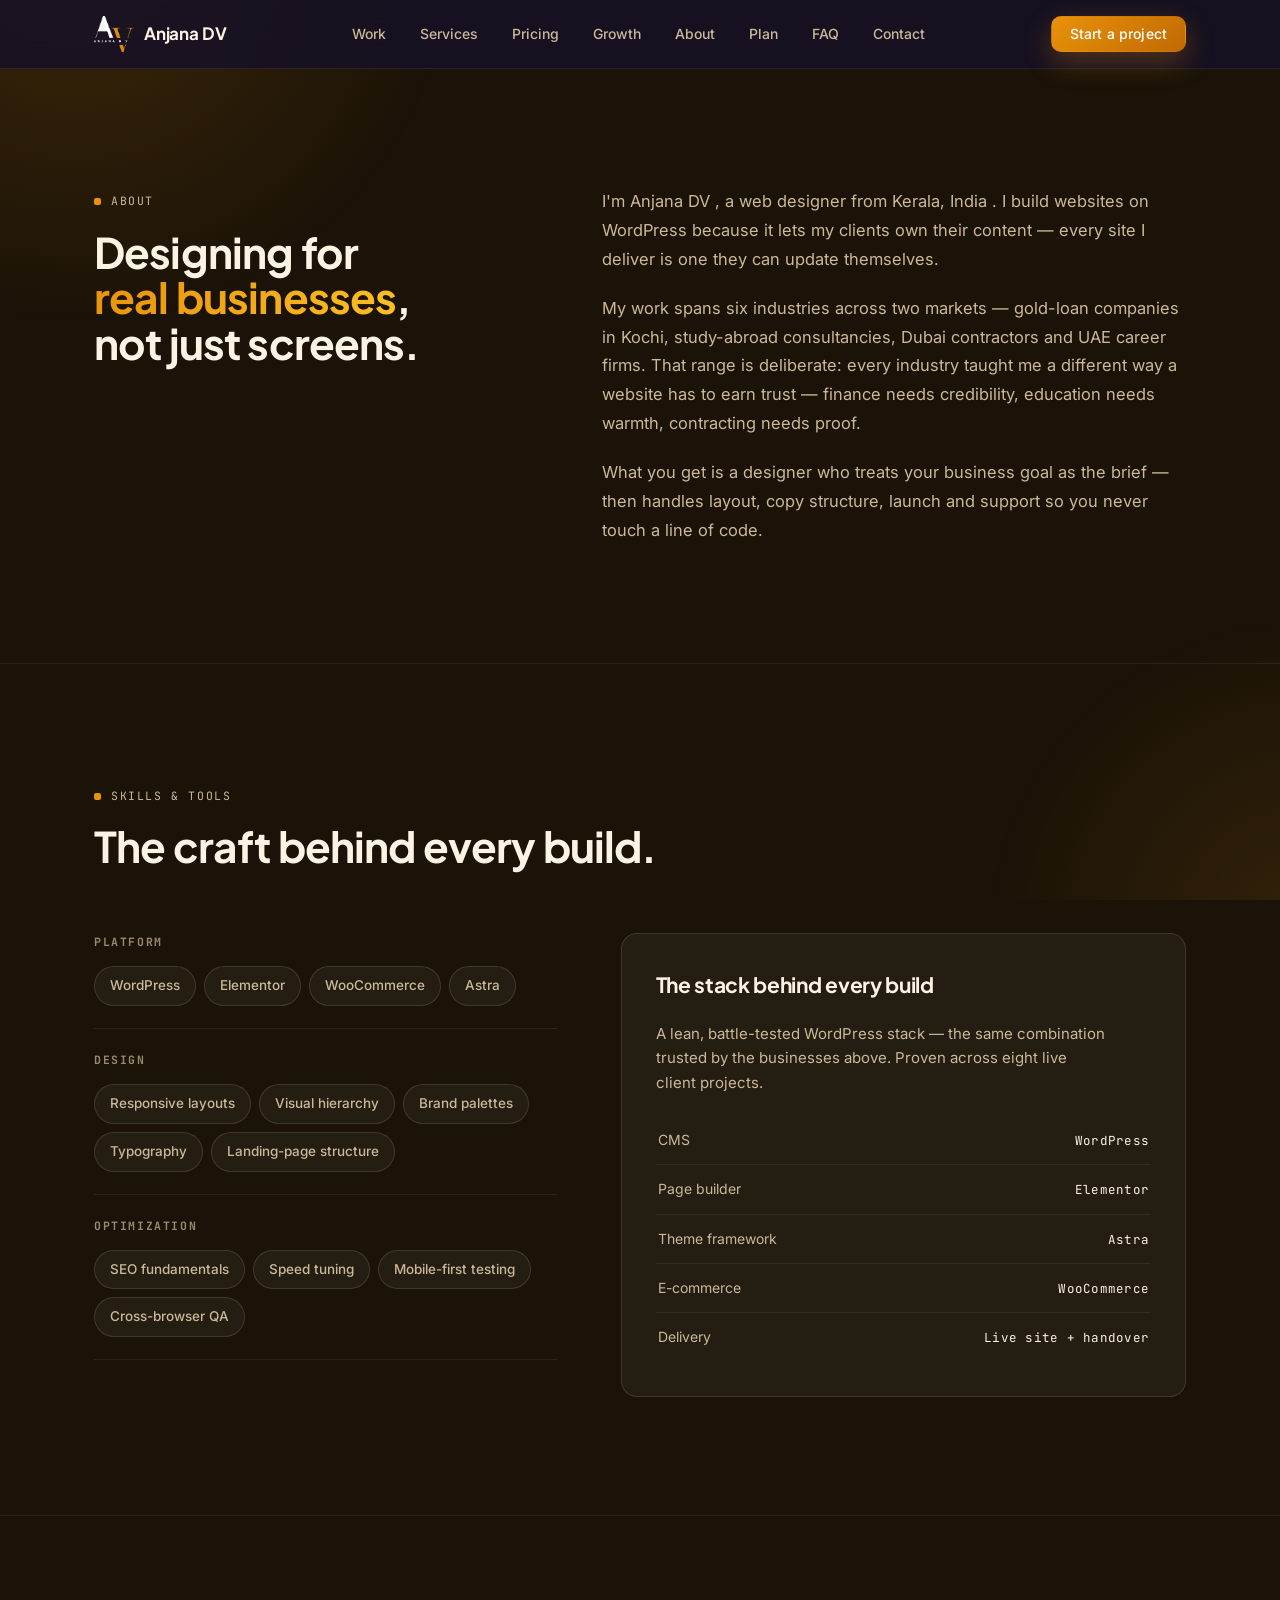
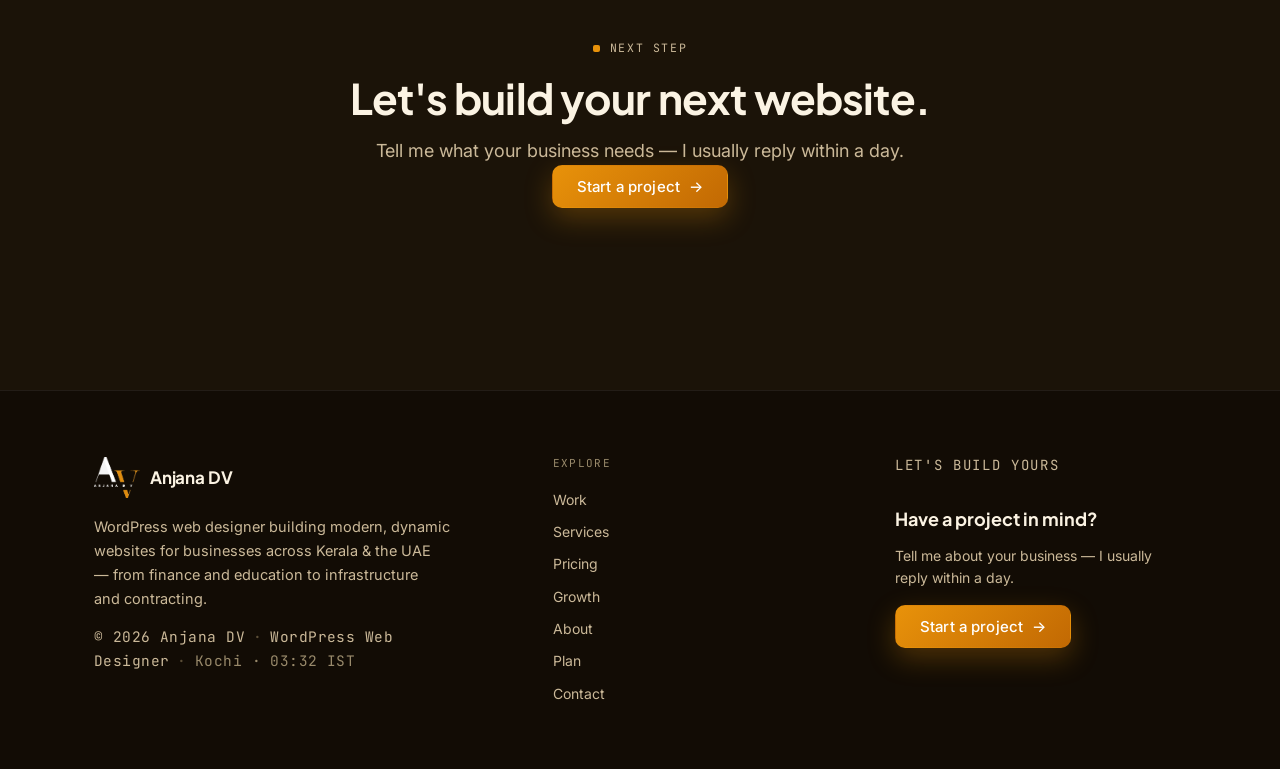
<file: about.html>
<!doctype html>
<html lang="en">
<head>
  <meta charset="utf-8" />
  <meta name="viewport" content="width=device-width, initial-scale=1" />
  <title>About — Anjana DV · WordPress Web Designer</title>
  <meta name="description" content="Meet Anjana DV — a WordPress web designer from Kerala building modern, dynamic websites for businesses across Kerala and the UAE." />
  <meta property="og:title" content="About — Anjana DV · WordPress Web Designer" />
  <meta property="og:description" content="Modern, dynamic WordPress websites for businesses in Kerala &amp; the UAE." />
  <meta property="og:type" content="website" />
  <meta property="og:image" content="assets/og-image.png" />
  <meta property="og:image:width" content="1200" />
  <meta property="og:image:height" content="630" />
  <meta name="twitter:card" content="summary_large_image" />
  <meta name="twitter:title" content="Anjana DV — WordPress Web Designer" />
  <meta name="twitter:description" content="Modern, dynamic WordPress websites for businesses in Kerala &amp; the UAE." />
  <meta name="twitter:image" content="assets/og-image.png" />
  <meta name="theme-color" content="#1B1308" />
  <link rel="canonical" href="https://www.anjanadv.com/about.html" />
  <meta property="og:url" content="https://www.anjanadv.com/about.html" />
  <link rel="icon" type="image/png" sizes="64x64" href="assets/favicon.png" />
  <link rel="preconnect" href="https://fonts.googleapis.com" />
  <link rel="preconnect" href="https://fonts.gstatic.com" crossorigin />
  <link href="https://fonts.googleapis.com/css2?family=Plus+Jakarta+Sans:wght@600;700;800&family=Inter:wght@400;500;600&family=JetBrains+Mono:wght@400;500&display=swap" rel="stylesheet" />
  <link rel="stylesheet" href="assets/styles.css" />
  <script type="application/ld+json">
  {
    "@context": "https://schema.org",
    "@type": "Person",
    "name": "Anjana DV",
    "jobTitle": "WordPress Web Designer",
    "description": "WordPress web designer building modern, dynamic business websites for clients across Kerala and the UAE.",
    "address": { "@type": "PostalAddress", "addressRegion": "Kerala", "addressCountry": "IN" },
    "knowsAbout": ["WordPress", "Elementor", "WooCommerce", "Web Design", "Responsive Design"]
  }
  </script>
</head>
<body>
  <div class="bg-glow" aria-hidden="true"></div>
  <a class="skip-link" href="#top">Skip to content</a>

<header class="topnav">
    <div class="container topnav-inner">
      <a class="brand" href="#top" aria-label="Anjana DV — home">
        <img class="brand-logo" src="assets/logo-anjana-transparent.png" alt="Anjana DV logo" width="40" height="40" />
        <span>Anjana&nbsp;DV</span>
      </a>
      <nav class="nav-links" aria-label="Primary">
        <a href="index.html#work">Work</a>
        <a href="index.html#services">Services</a>
        <a href="pricing.html">Pricing</a>
        <a href="growth.html">Growth</a>
        <a href="about.html" aria-current="page">About</a>
        <a href="plan.html">Plan</a>
        <a href="pricing.html#faq">FAQ</a>
        <a href="index.html#contact">Contact</a>
      </nav>
      <a class="btn btn-primary nav-cta" href="index.html#contact">Start a project</a>
      <button class="nav-toggle" aria-expanded="false" aria-controls="mobile-menu" aria-label="Open menu">
        <svg viewBox="0 0 24 24" fill="none" stroke="currentColor" stroke-width="1.8" stroke-linecap="round"><path d="M4 7h16M4 12h16M4 17h16"/></svg>
      </button>
    </div>
    <div class="mobile-menu" id="mobile-menu">
      <a href="index.html#work">Work</a>
      <a href="index.html#services">Services</a>
      <a href="pricing.html">Pricing</a>
      <a href="growth.html">Growth</a>
      <a href="about.html">About</a>
      <a href="plan.html">Plan</a>
      <a href="pricing.html#faq">FAQ</a>
      <a href="index.html#contact">Contact</a>
      <a class="btn btn-primary" href="index.html#contact">Start a project</a>
    </div>
  </header>

  <main id="top">
<!-- ═══════════ ABOUT ═══════════ -->
  <section class="section" id="about" aria-label="About">
    <div class="container">
      <div class="about-grid">
        <div class="about-sticky reveal">
          <p class="eyebrow">About</p>
          <h1 class="sec-title">Designing for <span class="grad-word">real businesses</span>, not just screens.</h1>
        </div>
        <div class="about-copy">
          <p class="reveal">
            I'm <strong>Anjana DV</strong>, a web designer from <strong>Kerala, India</strong>.
            I build websites on WordPress because it lets my clients own their
            content — every site I deliver is one they can update themselves.
          </p>
          <p class="reveal">
            My work spans <strong>six industries across two markets</strong> — gold-loan
            companies in Kochi, study-abroad consultancies, Dubai contractors and
            UAE career firms. That range is deliberate: every industry taught me a
            different way a website has to earn trust — finance needs credibility,
            education needs warmth, contracting needs proof.
          </p>
          <p class="reveal">
            What you get is a designer who treats <strong>your business goal as the brief</strong> —
            then handles layout, copy structure, launch and support so you never
            touch a line of code.
          </p>
          <div class="about-facts reveal">
            <div class="fact"><p class="fact-k">Base</p><p class="fact-v">Kerala, India</p></div>
            <div class="fact"><p class="fact-k">Markets</p><p class="fact-v">Kerala &amp; UAE</p></div>
            <div class="fact"><p class="fact-k">Specialty</p><p class="fact-v">WordPress · Elementor</p></div>
            <div class="fact"><p class="fact-k">Projects</p><p class="fact-v">13 delivered · 12 live</p></div>
          </div>
        </div>
      </div>
    </div>
  </section>

  
<!-- ═══════════ SKILLS ═══════════ -->
  <section class="section" aria-label="Skills and tools">
    <div class="container">
      <div class="sec-head reveal">
        <p class="eyebrow">Skills &amp; tools</p>
        <h2 class="sec-title">The craft behind every build.</h2>
      </div>
      <div class="skills-wrap">
        <div>
          <div class="skill-group reveal">
            <h3>Platform</h3>
            <div class="skill-chips">
              <span class="skill-chip">WordPress</span>
              <span class="skill-chip">Elementor</span>
              <span class="skill-chip">WooCommerce</span>
              <span class="skill-chip">Astra</span>
            </div>
          </div>
          <div class="skill-group reveal">
            <h3>Design</h3>
            <div class="skill-chips">
              <span class="skill-chip">Responsive layouts</span>
              <span class="skill-chip">Visual hierarchy</span>
              <span class="skill-chip">Brand palettes</span>
              <span class="skill-chip">Typography</span>
              <span class="skill-chip">Landing-page structure</span>
            </div>
          </div>
          <div class="skill-group reveal">
            <h3>Optimization</h3>
            <div class="skill-chips">
              <span class="skill-chip">SEO fundamentals</span>
              <span class="skill-chip">Speed tuning</span>
              <span class="skill-chip">Mobile-first testing</span>
              <span class="skill-chip">Cross-browser QA</span>
            </div>
          </div>
        </div>
        <div class="stack-note reveal">
          <h3>The stack behind every build</h3>
          <p>
            A lean, battle-tested WordPress stack — the same combination trusted by
            the businesses above. Proven across eight live client projects.
          </p>
          <div class="stack-rows">
            <div class="stack-row"><span class="stack-k">CMS</span><span class="stack-v">WordPress</span></div>
            <div class="stack-row"><span class="stack-k">Page builder</span><span class="stack-v">Elementor</span></div>
            <div class="stack-row"><span class="stack-k">Theme framework</span><span class="stack-v">Astra</span></div>
            <div class="stack-row"><span class="stack-k">E-commerce</span><span class="stack-v">WooCommerce</span></div>
            <div class="stack-row"><span class="stack-k">Delivery</span><span class="stack-v">Live site + handover</span></div>
          </div>
        </div>
      </div>
    </div>
  </section>

  
<!-- ═══════════ NEXT STEP ═══════════ -->
  <section class="section" aria-label="Next step">
    <div class="container">
      <div class="sec-head reveal" style="text-align:center;">
        <p class="eyebrow">Next step</p>
        <h2 class="sec-title">Let's build your next website.</h2>
        <p class="sec-sub" style="margin-left:auto;margin-right:auto;">Tell me what your business needs — I usually reply within a day.</p>
        <a class="btn btn-primary" href="index.html#contact">Start a project <span class="arr" aria-hidden="true">→</span></a>
      </div>
    </div>
  </section>
  </main>

<footer class="pagefoot">
    <div class="container foot-grid">
      <div class="foot-col foot-brand">
        <a class="brand" href="#top">
          <img class="brand-logo" src="assets/logo-anjana-transparent.png" alt="Anjana DV logo" width="40" height="40" />
          <span>Anjana&nbsp;DV</span>
        </a>
        <p>WordPress web designer building modern, dynamic websites for businesses across Kerala &amp; the UAE — from finance and education to infrastructure and contracting.</p>
        <p class="foot-meta">
          © <span id="year">2026</span> Anjana DV<span class="dot-sep">·</span>WordPress Web Designer<span class="dot-sep">·</span><span class="foot-clock" id="clock">Kochi · IST</span>
        </p>
      </div>
      <div class="foot-col">
        <p class="foot-col-title">Explore</p>
        <nav class="foot-links" aria-label="Footer">
          <a href="index.html#work">Work</a>
          <a href="index.html#services">Services</a>
          <a href="pricing.html">Pricing</a>
          <a href="growth.html">Growth</a>
          <a href="about.html">About</a>
          <a href="plan.html">Plan</a>
          <a href="index.html#contact">Contact</a>
        </nav>
      </div>
      <div class="foot-col foot-cta">
        <p class="foot-col-title">Let's build yours</p>
        <h3>Have a project in mind?</h3>
        <p>Tell me about your business — I usually reply within a day.</p>
        <a class="btn btn-primary" href="index.html#contact">Start a project <span class="arr" aria-hidden="true">→</span></a>
      </div>
    </div>
  </footer>
  <button class="to-top" id="to-top" aria-label="Back to top">
    <svg viewBox="0 0 24 24" fill="none" stroke="currentColor" stroke-width="2" stroke-linecap="round" stroke-linejoin="round"><path d="M12 19V5M5 12l7-7 7 7"/></svg>
  </button>

  <script src="assets/themes.js"></script>
  <script src="assets/app.js"></script>
<script src="assets/cms-content.js" defer></script>
</body>
</html>
</file>
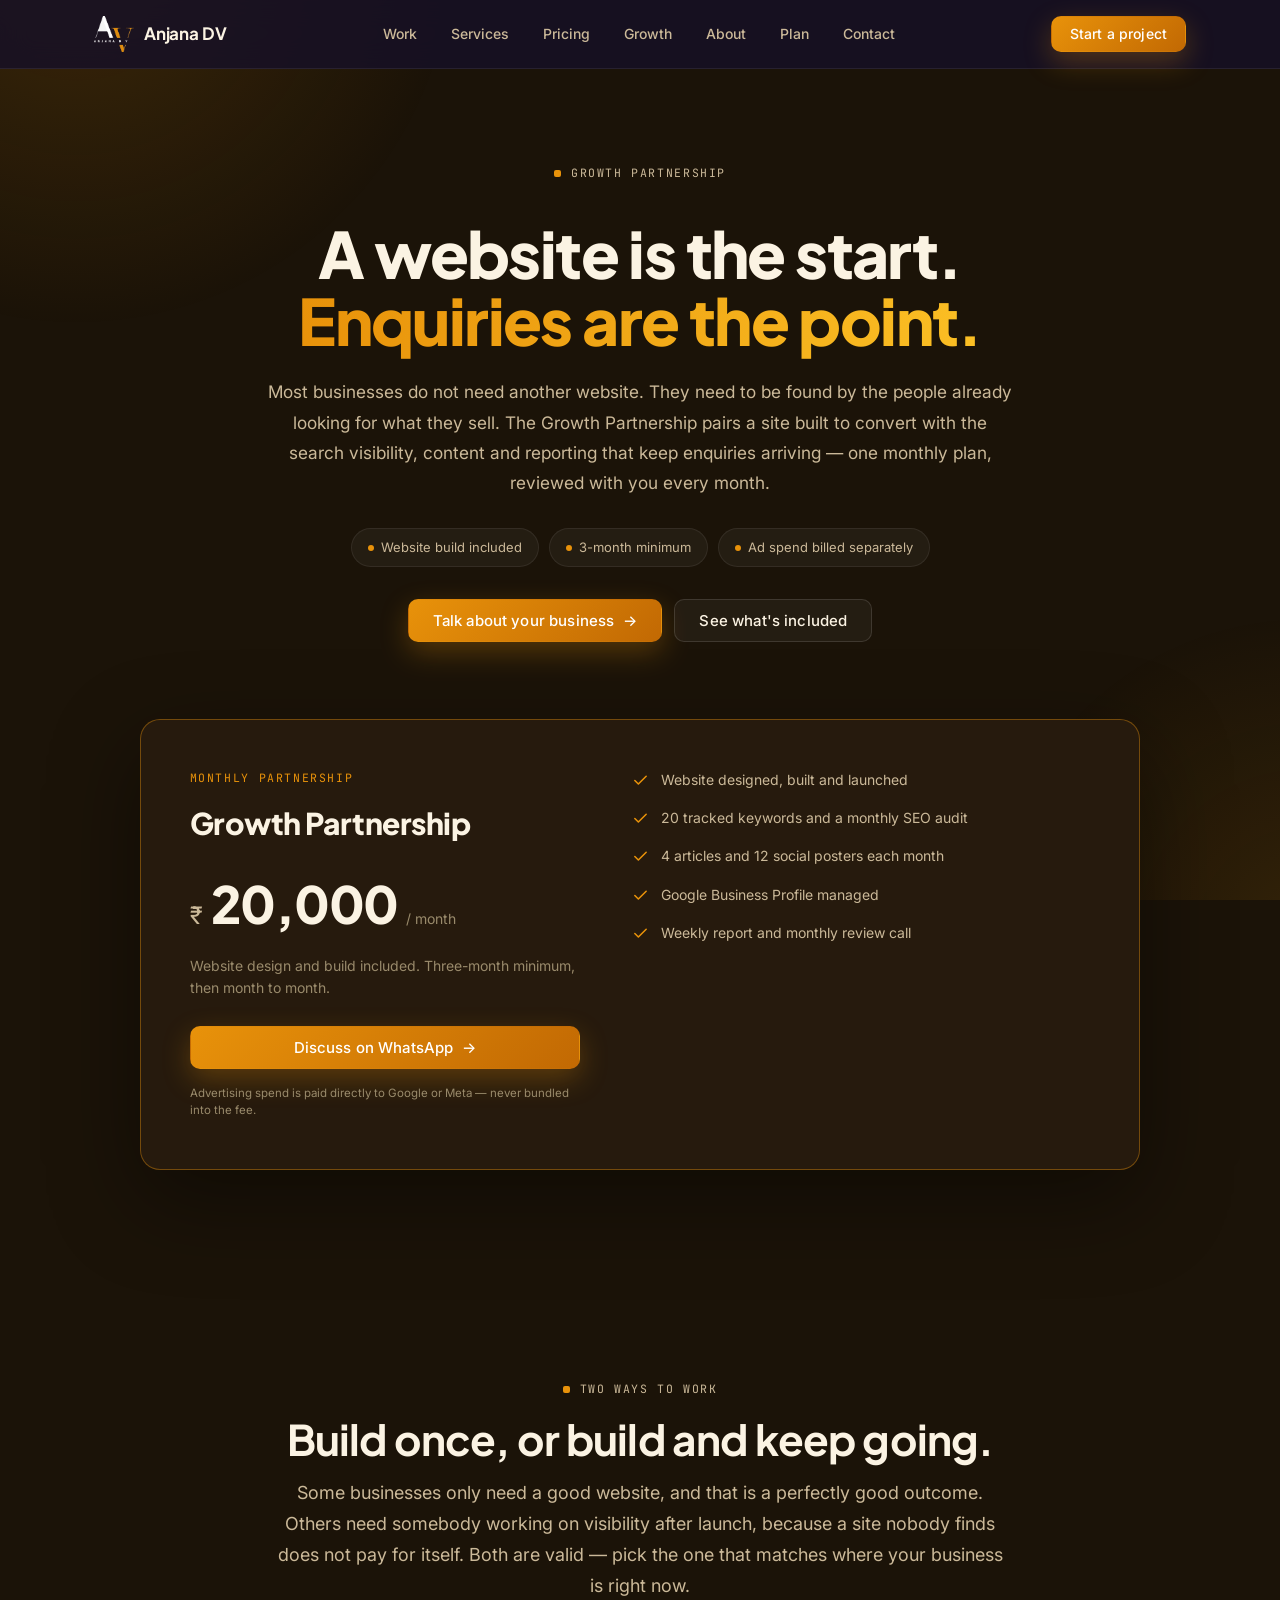
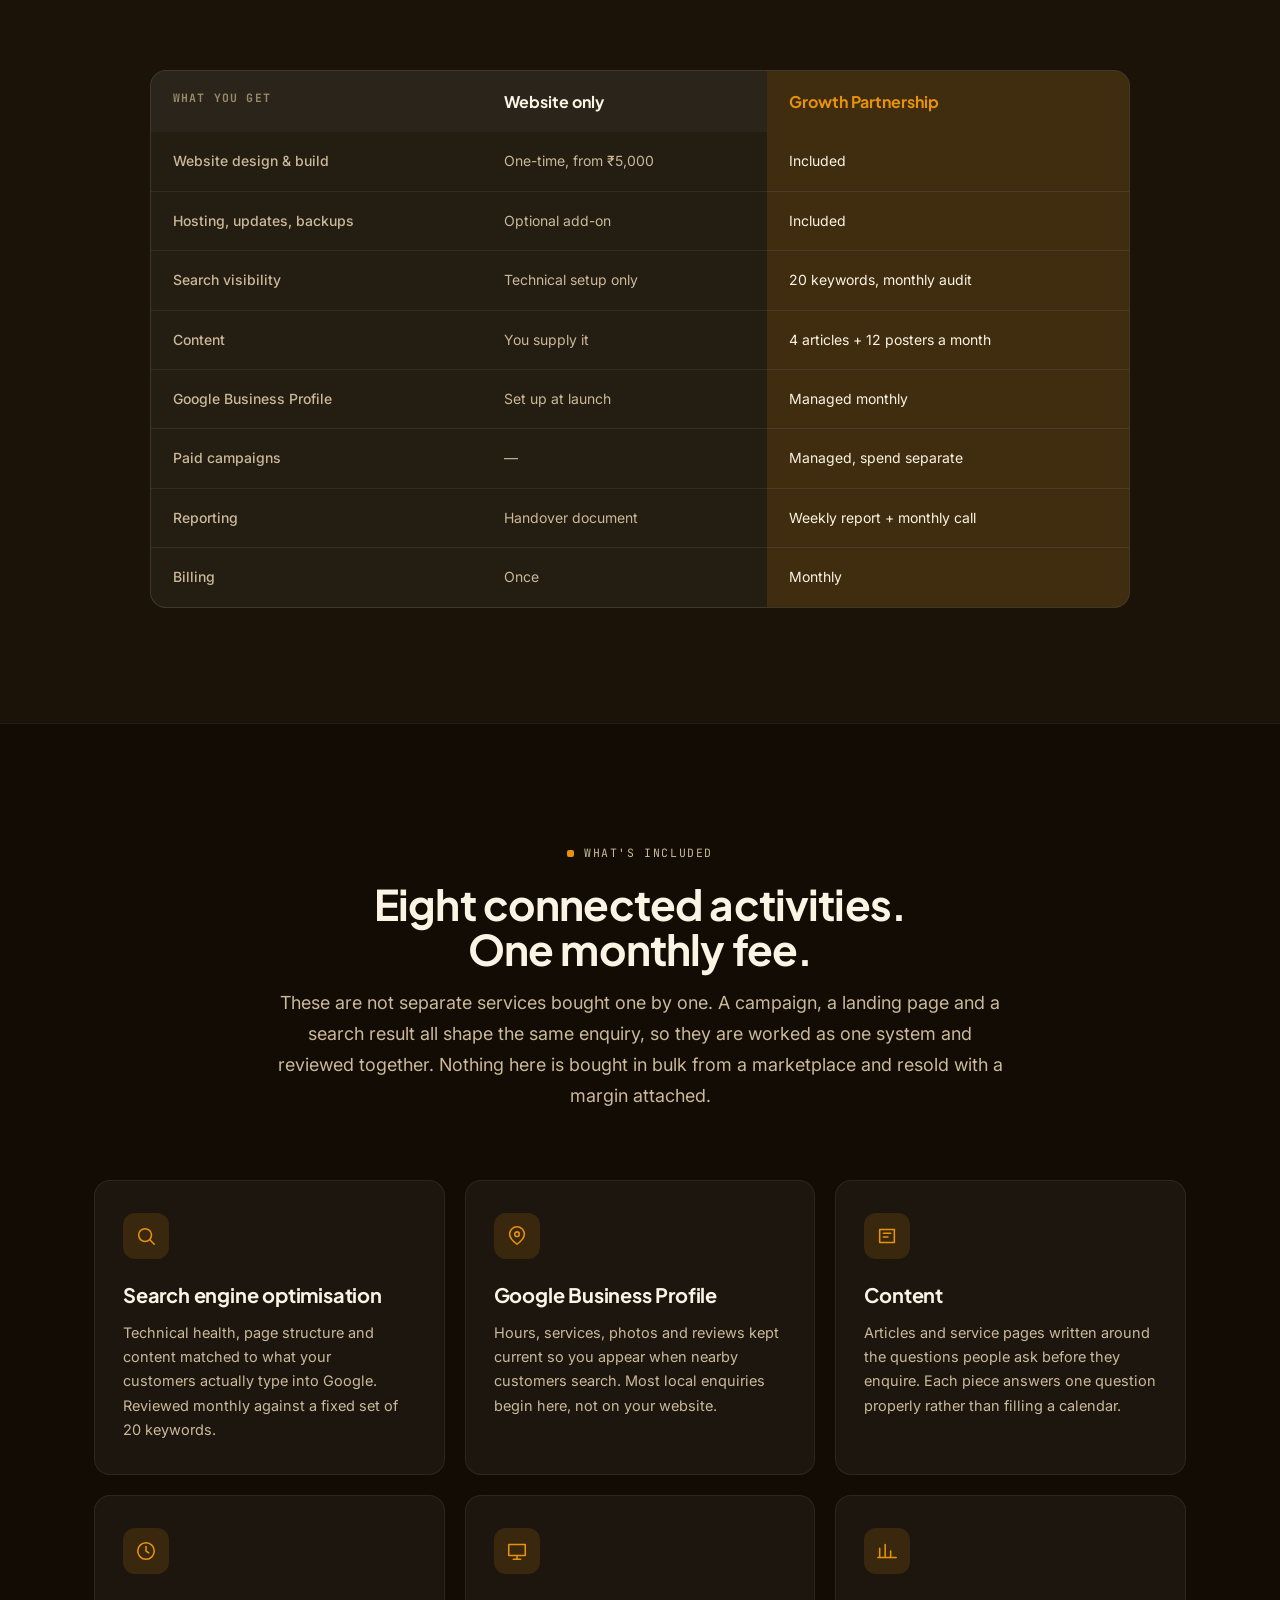
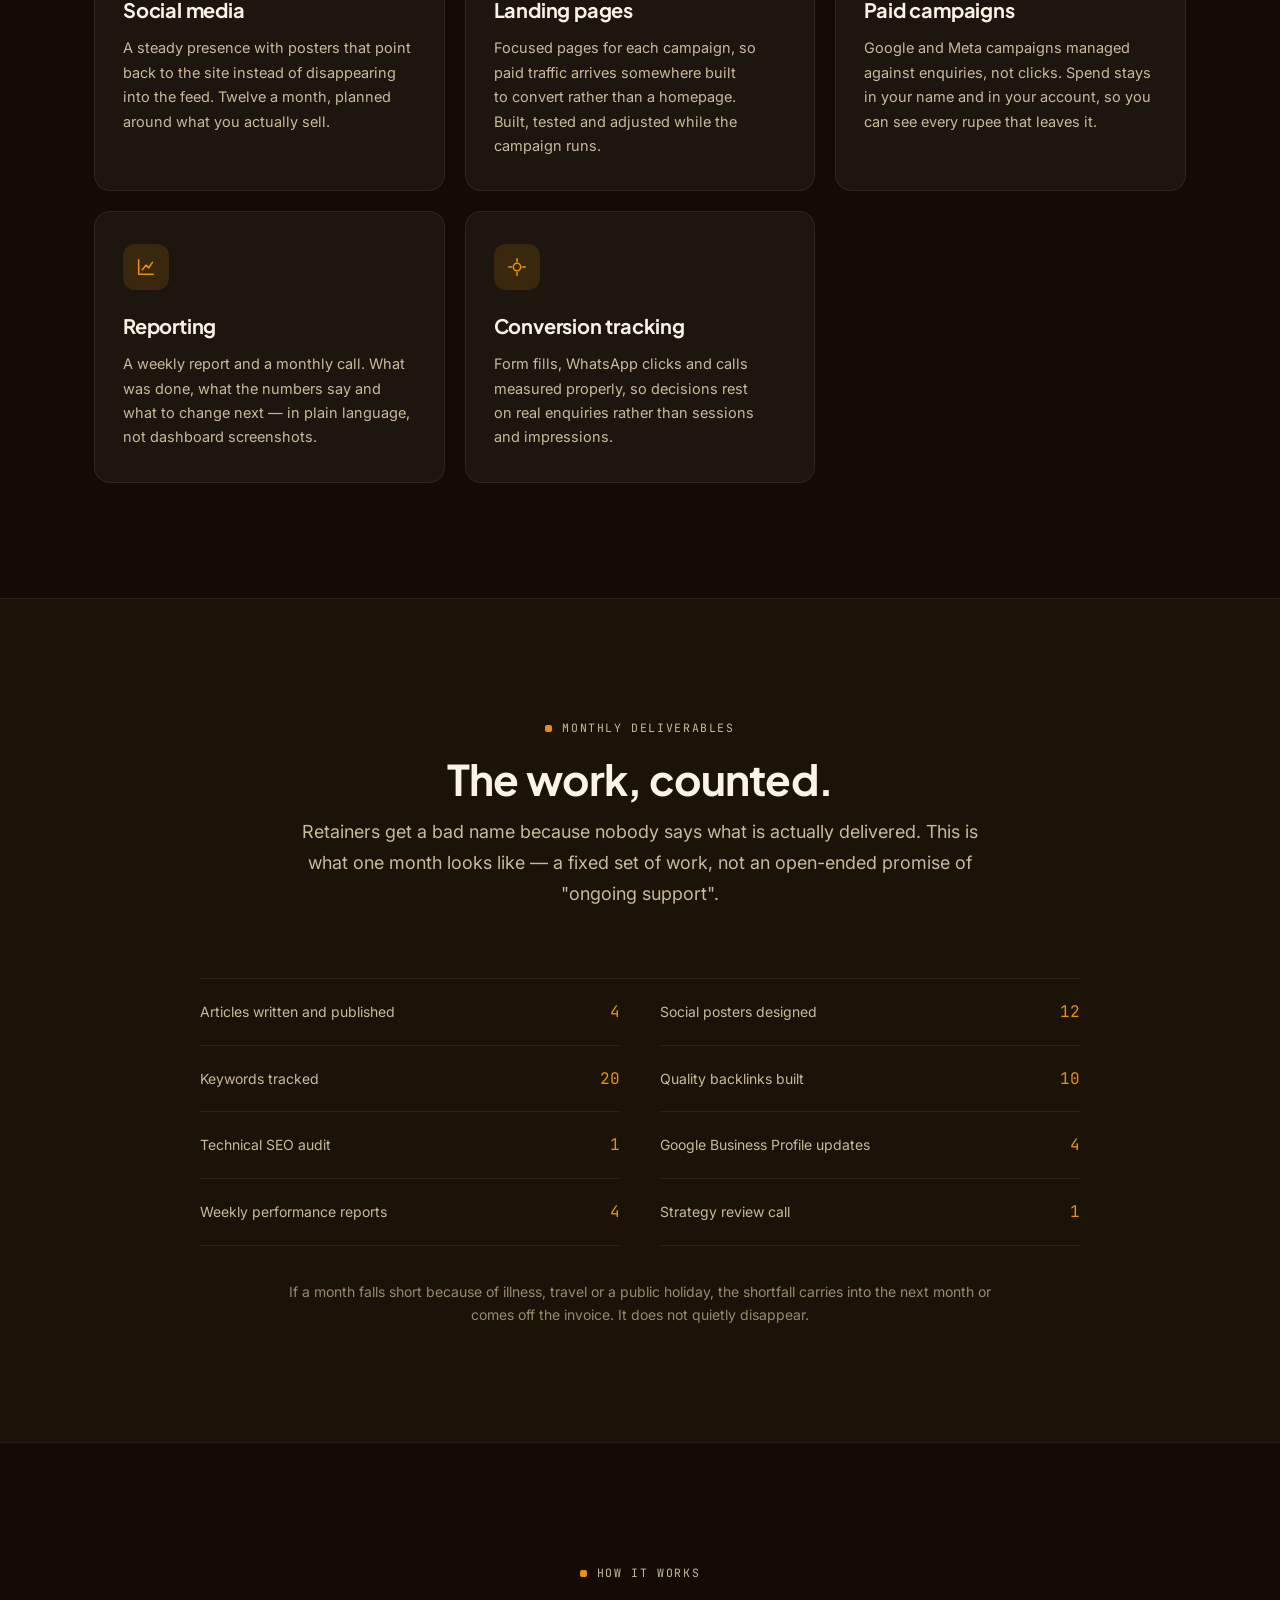
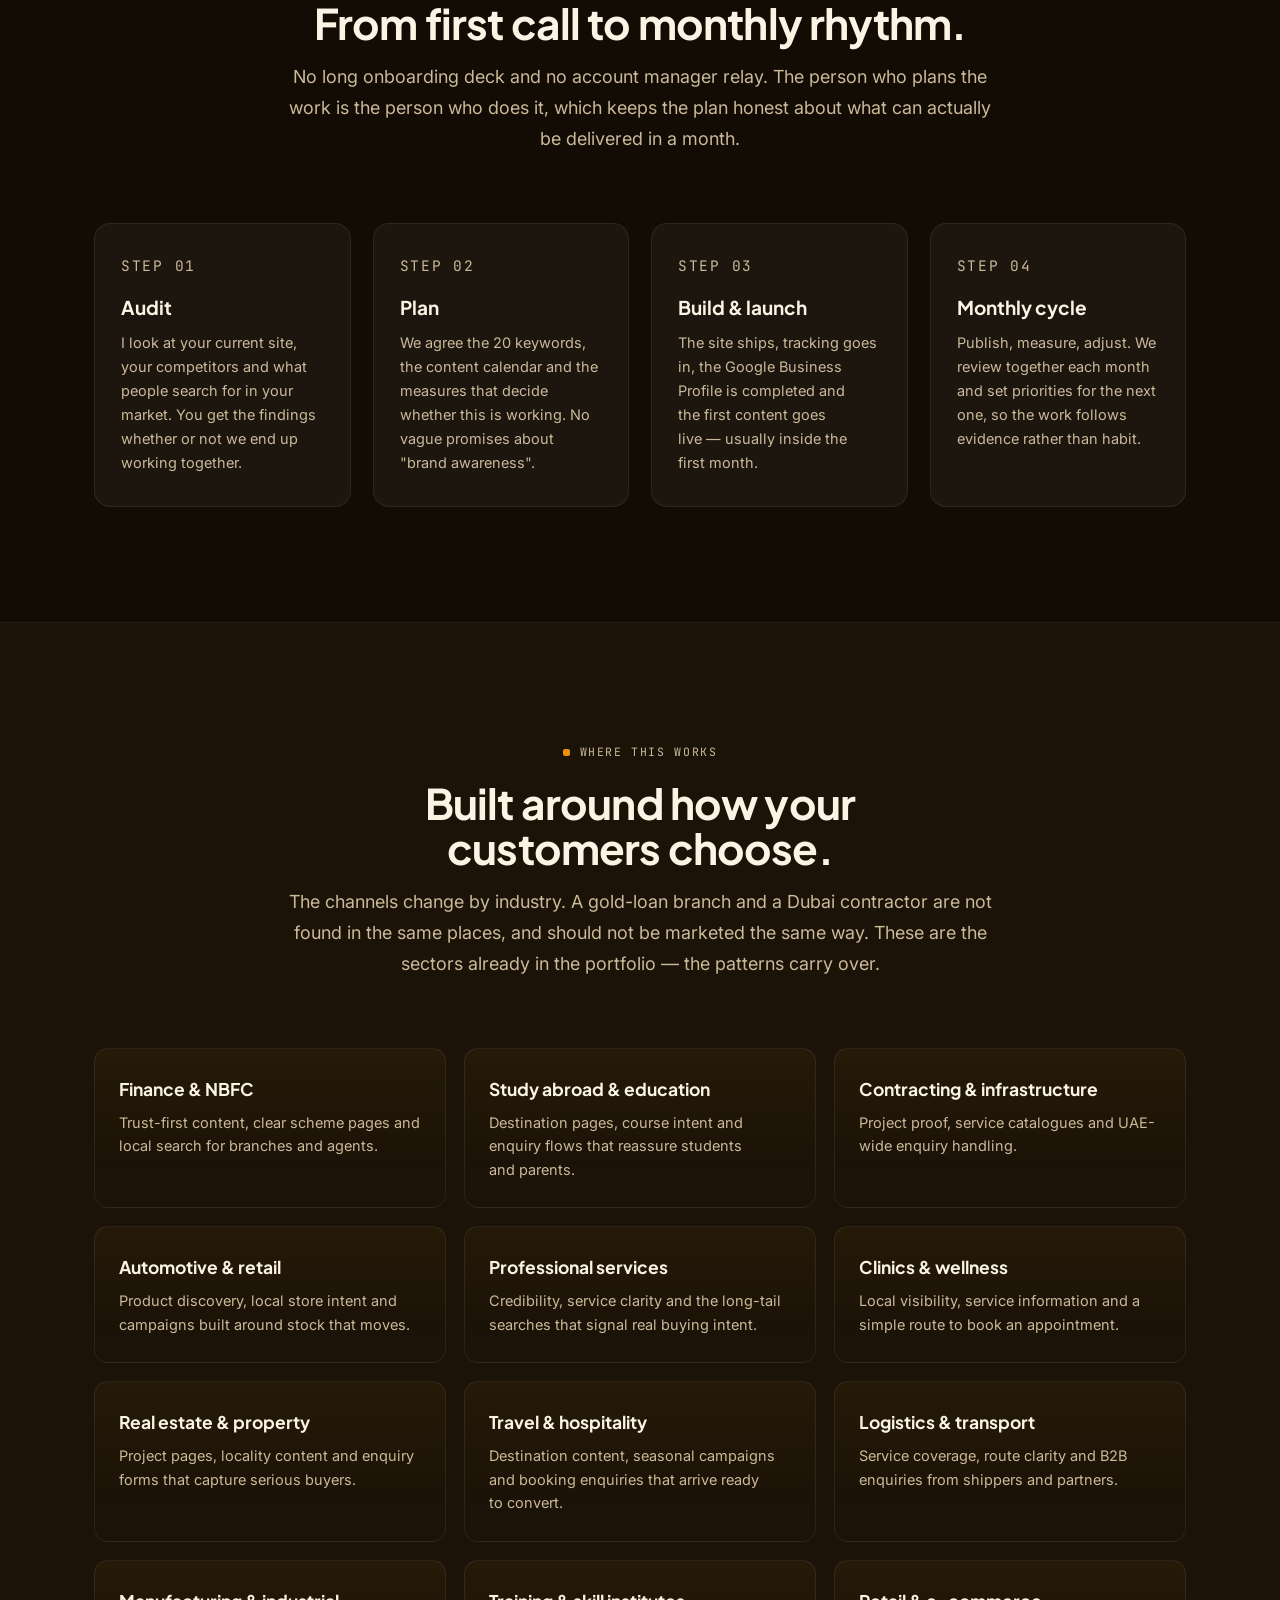
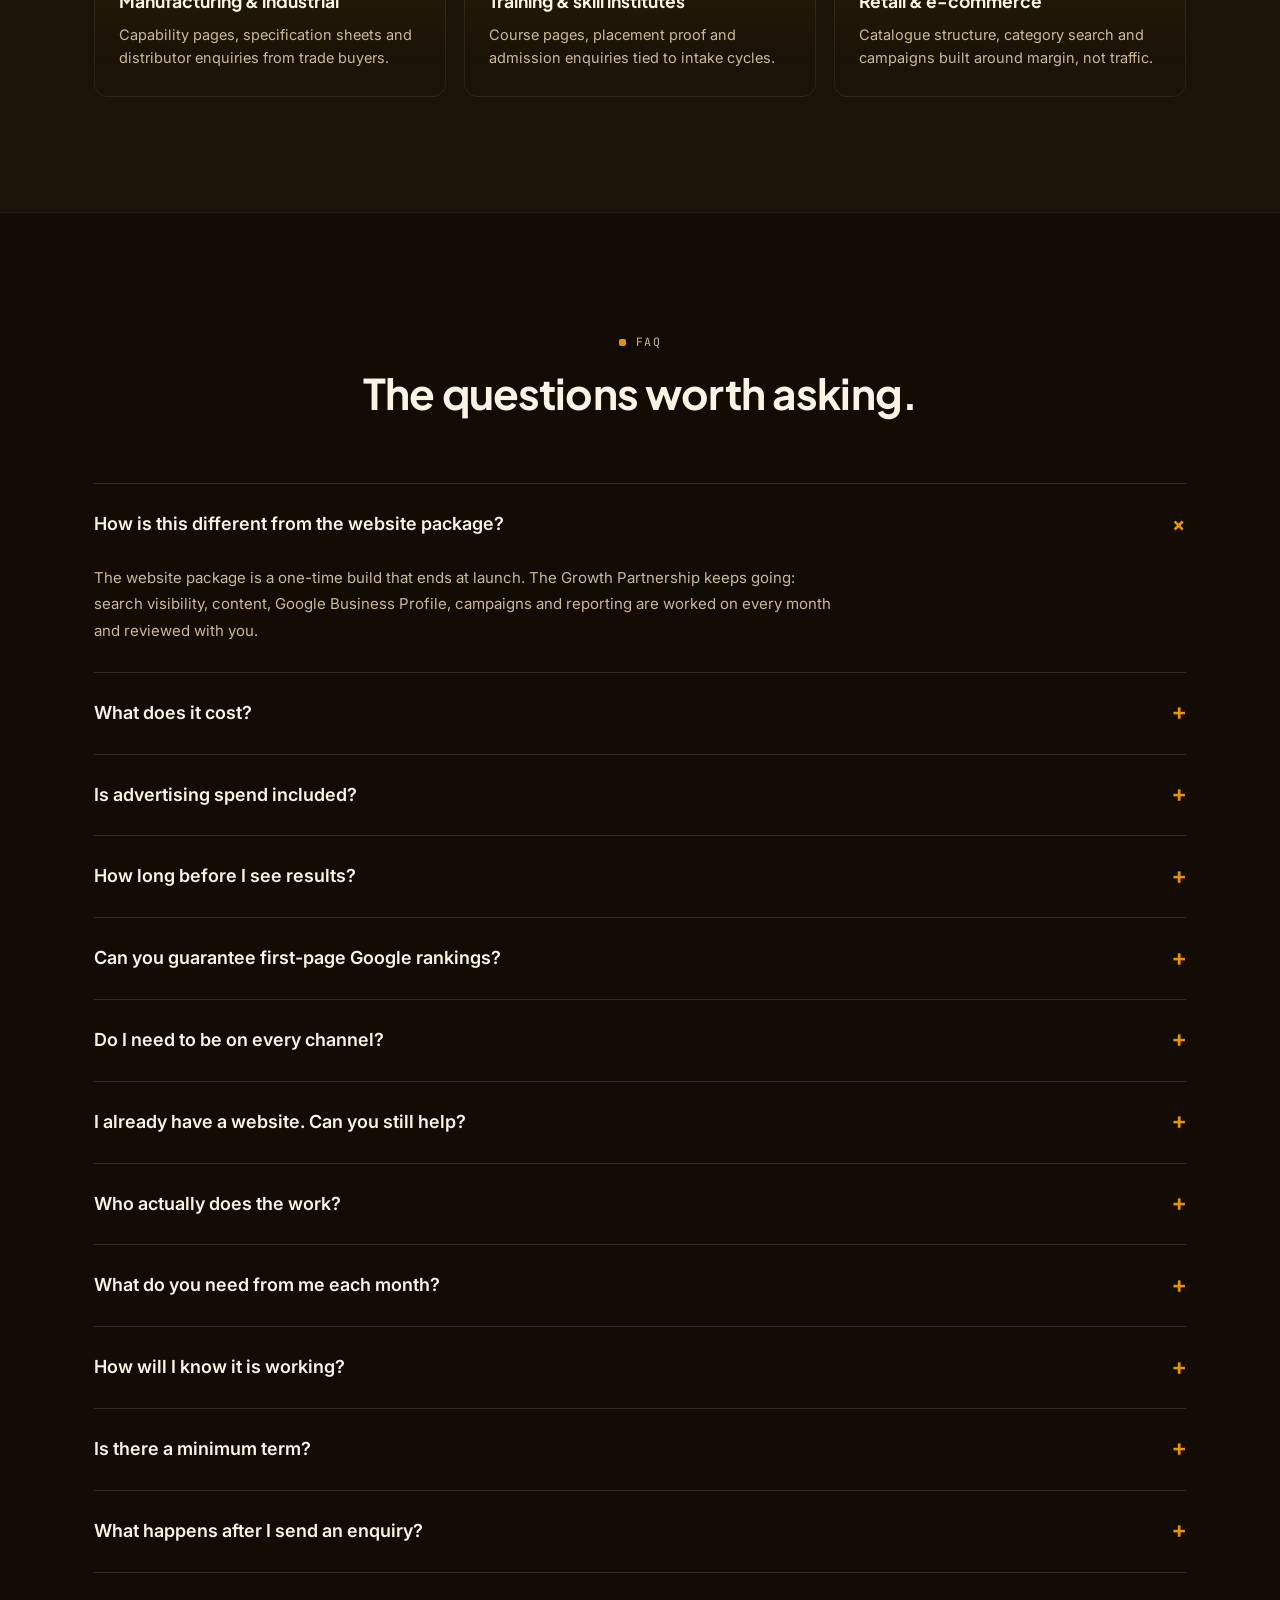
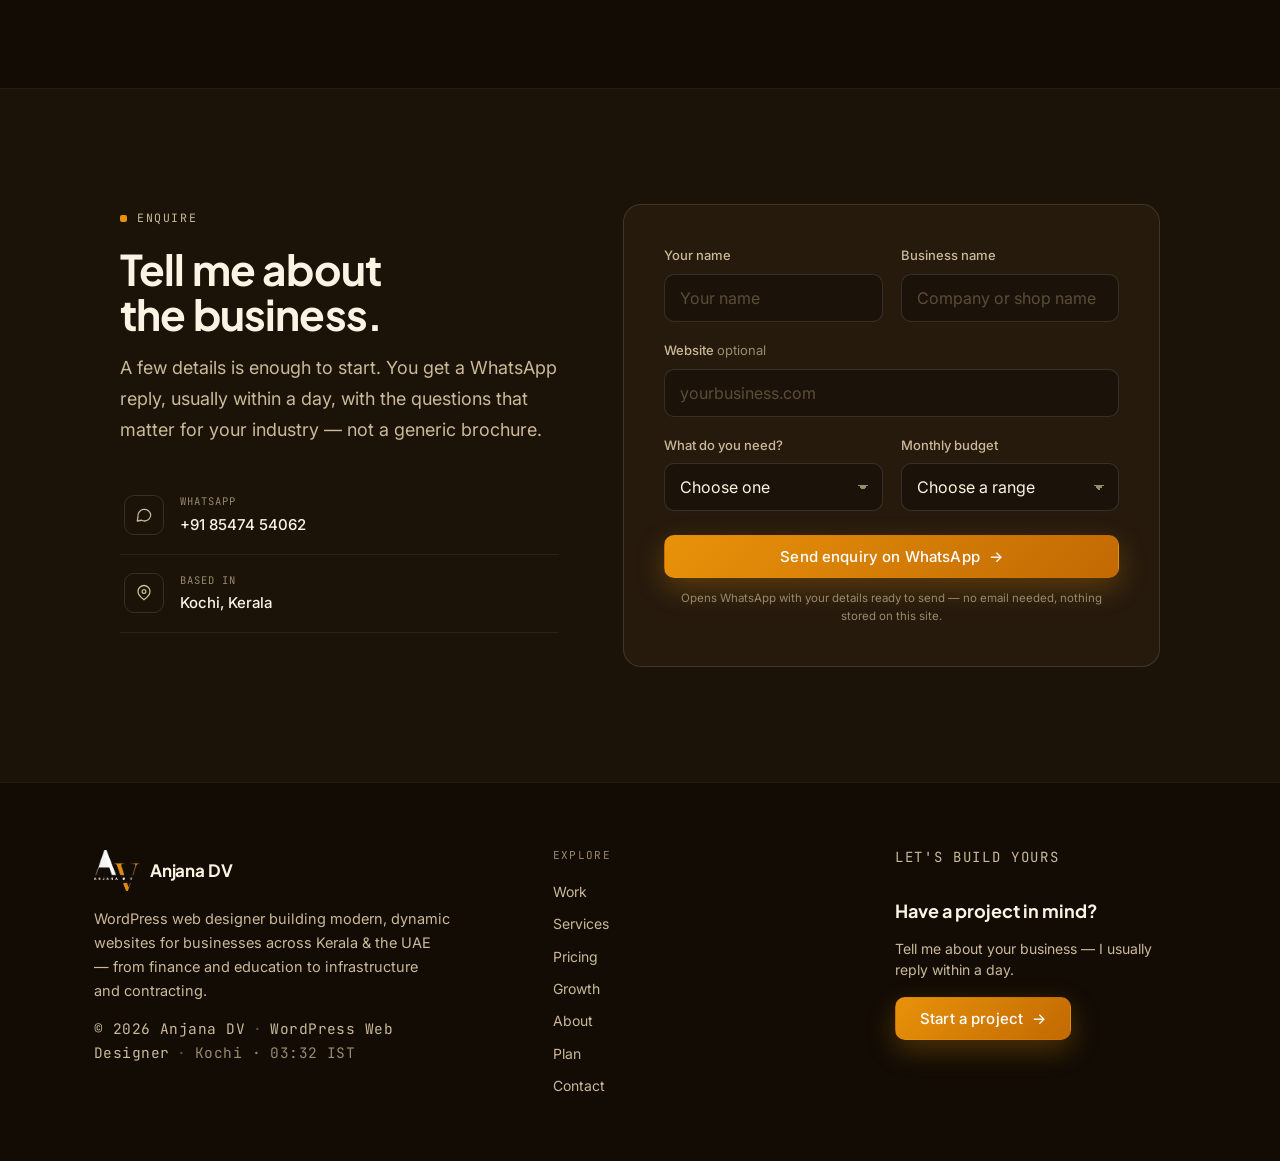
<file: growth.html>
<!doctype html>
<html lang="en">
<head>
  <meta charset="utf-8" />
  <meta name="viewport" content="width=device-width, initial-scale=1" />
  <title>Website + Digital Marketing + SEO in Kerala &amp; UAE — Growth Partnership | Anjana DV</title>
  <meta name="description" content="One monthly partnership covering your website, search visibility, content and reporting — built for Kerala and UAE businesses that need enquiries, not just a website." />
  <meta property="og:title" content="Growth Partnership — Website + Digital Marketing + SEO" />
  <meta property="og:description" content="Website design, SEO, content, social and reporting in one monthly plan. Built for Kerala and UAE businesses." />
  <meta property="og:type" content="website" />
  <meta property="og:image" content="assets/og-image.png" />
  <meta property="og:image:width" content="1200" />
  <meta property="og:image:height" content="630" />
  <meta name="twitter:card" content="summary_large_image" />
  <meta name="twitter:title" content="Growth Partnership — Website + Digital Marketing + SEO" />
  <meta name="twitter:description" content="Website design, SEO, content, social and reporting in one monthly plan." />
  <meta name="twitter:image" content="assets/og-image.png" />
  <meta name="theme-color" content="#1B1308" />
  <link rel="canonical" href="https://www.anjanadv.com/growth.html" />
  <meta property="og:url" content="https://www.anjanadv.com/growth.html" />
  <link rel="icon" type="image/png" sizes="64x64" href="assets/favicon.png" />
  <link rel="preconnect" href="https://fonts.googleapis.com" />
  <link rel="preconnect" href="https://fonts.gstatic.com" crossorigin />
  <link href="https://fonts.googleapis.com/css2?family=Plus+Jakarta+Sans:wght@600;700;800&family=Inter:wght@400;500;600&family=JetBrains+Mono:wght@400;500&display=swap" rel="stylesheet" />
  <link rel="stylesheet" href="assets/styles.css" />
  <link rel="stylesheet" href="assets/growth.css" />
  <script type="application/ld+json">
  {
    "@context": "https://schema.org",
    "@graph": [
      {
        "@type": "Service",
        "@id": "https://www.anjanadv.com/growth.html#service",
        "name": "Growth Partnership — Website, Digital Marketing and SEO",
        "serviceType": "Website design with ongoing digital marketing and SEO",
        "description": "A monthly partnership covering website design and build, search engine optimisation, Google Business Profile management, content, social media, landing pages, paid campaign management and reporting.",
        "provider": {
          "@type": "ProfessionalService",
          "@id": "https://www.anjanadv.com/#business",
          "name": "Anjana DV — WordPress Web Designer",
          "address": {
            "@type": "PostalAddress",
            "addressLocality": "Kochi",
            "addressRegion": "Kerala",
            "addressCountry": "IN"
          },
          "areaServed": [
            { "@type": "State", "name": "Kerala" },
            { "@type": "Country", "name": "United Arab Emirates" }
          ]
        },
        "areaServed": [
          { "@type": "State", "name": "Kerala" },
          { "@type": "Country", "name": "United Arab Emirates" }
        ],
        "offers": {
          "@type": "Offer",
          "url": "https://www.anjanadv.com/growth.html",
          "priceCurrency": "INR",
          "price": "20000",
          "priceSpecification": {
            "@type": "UnitPriceSpecification",
            "price": "20000",
            "priceCurrency": "INR",
            "unitCode": "MON",
            "referenceQuantity": {
              "@type": "QuantitativeValue",
              "value": 1,
              "unitCode": "MON"
            }
          },
          "availability": "https://schema.org/InStock",
          "description": "Monthly retainer with the website build included. Advertising spend is billed separately by the ad platforms."
        }
      },
      {
        "@type": "FAQPage",
        "@id": "https://www.anjanadv.com/growth.html#faq",
        "mainEntity": [
          {
            "@type": "Question",
            "name": "How is this different from the website package?",
            "acceptedAnswer": { "@type": "Answer", "text": "The website package is a one-time build that ends at launch. The Growth Partnership keeps going: search visibility, content, Google Business Profile, campaigns and reporting are worked on every month and reviewed with you." }
          },
          {
            "@type": "Question",
            "name": "What does it cost?",
            "acceptedAnswer": { "@type": "Answer", "text": "20,000 rupees per month, with the website design and build included. Advertising spend is separate and paid directly to Google or Meta." }
          },
          {
            "@type": "Question",
            "name": "Is advertising spend included?",
            "acceptedAnswer": { "@type": "Answer", "text": "No. The fee covers strategy, management and production. Ad spend is paid by you directly to the platform, so you keep full control and can see exactly where the money goes." }
          },
          {
            "@type": "Question",
            "name": "How long before I see results?",
            "acceptedAnswer": { "@type": "Answer", "text": "Paid campaigns can produce enquiries within days. Search engine optimisation is slower, typically three to six months before rankings and organic enquiries move meaningfully. Anyone promising faster organic results is guessing." }
          },
          {
            "@type": "Question",
            "name": "Can you guarantee first-page Google rankings?",
            "acceptedAnswer": { "@type": "Answer", "text": "No, and no honest provider can. Google decides rankings. What can be controlled is the work that improves the odds: technical health, useful content, a complete Google Business Profile, reviews and quality links." }
          },
          {
            "@type": "Question",
            "name": "Do I need to be on every channel?",
            "acceptedAnswer": { "@type": "Answer", "text": "No. Channels are chosen around where your customers actually look and compare. A study abroad consultancy and a Dubai contractor need very different mixes." }
          },
          {
            "@type": "Question",
            "name": "I already have a website. Can you still help?",
            "acceptedAnswer": { "@type": "Answer", "text": "Yes. Existing sites are audited first. If the foundation is sound, the work goes into search, content and conversion. If it is holding results back, the rebuild is folded into the plan." }
          },
          {
            "@type": "Question",
            "name": "Who actually does the work?",
            "acceptedAnswer": { "@type": "Answer", "text": "One person. There is no account manager relay and no outsourced content farm. Strategy, build, writing and reporting come from the same place, which is why the client list stays small." }
          },
          {
            "@type": "Question",
            "name": "What do you need from me each month?",
            "acceptedAnswer": { "@type": "Answer", "text": "About an hour for the monthly review, and quick approval on content before it publishes. Research, writing, design, scheduling and reporting are handled for you." }
          },
          {
            "@type": "Question",
            "name": "How will I know it is working?",
            "acceptedAnswer": { "@type": "Answer", "text": "A weekly report shows what was published, what moved in search and what enquiries came in. Once a month we go through it together and decide what to change." }
          },
          {
            "@type": "Question",
            "name": "Is there a minimum term?",
            "acceptedAnswer": { "@type": "Answer", "text": "Three months, because search and content work needs time to compound. After that it continues month to month with no lock-in." }
          },
          {
            "@type": "Question",
            "name": "What happens after I send an enquiry?",
            "acceptedAnswer": { "@type": "Answer", "text": "You get a WhatsApp reply, usually within a day, with a short set of questions about your business. If it looks like a fit, we schedule a call and put together a plan with priorities and a budget." }
          }
        ]
      },
      {
        "@type": "BreadcrumbList",
        "itemListElement": [
          { "@type": "ListItem", "position": 1, "name": "Home", "item": "https://www.anjanadv.com/" },
          { "@type": "ListItem", "position": 2, "name": "Growth Partnership", "item": "https://www.anjanadv.com/growth.html" }
        ]
      }
    ]
  }
  </script>
</head>
<body>
  <div class="bg-glow" aria-hidden="true"></div>
  <a class="skip-link" href="#top">Skip to content</a>

<header class="topnav">
    <div class="container topnav-inner">
      <a class="brand" href="index.html" aria-label="Anjana DV — home">
        <img class="brand-logo" src="assets/logo-anjana-transparent.png" alt="Anjana DV logo" width="40" height="40" />
        <span>Anjana&nbsp;DV</span>
      </a>
      <nav class="nav-links" aria-label="Primary">
        <a href="index.html#work">Work</a>
        <a href="index.html#services">Services</a>
        <a href="pricing.html">Pricing</a>
        <a href="growth.html" aria-current="page">Growth</a>
        <a href="about.html">About</a>
        <a href="plan.html">Plan</a>
        <a href="index.html#contact">Contact</a>
      </nav>
      <a class="btn btn-primary nav-cta" href="#enquire">Start a project</a>
      <button class="nav-toggle" aria-expanded="false" aria-controls="mobile-menu" aria-label="Open menu">
        <svg viewBox="0 0 24 24" fill="none" stroke="currentColor" stroke-width="1.8" stroke-linecap="round"><path d="M4 7h16M4 12h16M4 17h16"/></svg>
      </button>
    </div>
    <div class="mobile-menu" id="mobile-menu">
      <a href="index.html#work">Work</a>
      <a href="index.html#services">Services</a>
      <a href="pricing.html">Pricing</a>
      <a href="growth.html">Growth</a>
      <a href="about.html">About</a>
      <a href="plan.html">Plan</a>
      <a href="index.html#contact">Contact</a>
      <a class="btn btn-primary" href="#enquire">Start a project</a>
    </div>
  </header>

  <main id="top">

<!-- ═══════════ HERO (centred) ═══════════ -->
  <section class="g-hero" aria-label="Growth Partnership">
    <div class="container">
      <div class="g-hero-inner">
        <p class="eyebrow">Growth Partnership</p>
        <h1>A website is the start. <span class="grad-word">Enquiries are the point.</span></h1>
        <p class="g-lead">
          Most businesses do not need another website. They need to be found by the
          people already looking for what they sell. The Growth Partnership pairs a
          site built to convert with the search visibility, content and reporting that
          keep enquiries arriving — one monthly plan, reviewed with you every month.
        </p>
        <div class="g-chips">
          <span class="g-chip">Website build included</span>
          <span class="g-chip">3-month minimum</span>
          <span class="g-chip">Ad spend billed separately</span>
        </div>
        <div class="g-hero-actions">
          <a class="btn btn-primary" href="#enquire">Talk about your business <span class="arr" aria-hidden="true">→</span></a>
          <a class="btn btn-secondary" href="#included">See what's included</a>
        </div>
      </div>

      <aside class="g-package" aria-label="Package summary">
        <div class="g-package-main">
          <p class="g-package-label">Monthly partnership</p>
          <h2 class="g-package-name">Growth Partnership</h2>
          <p class="g-package-price">
            <span class="cur">₹</span><span class="num">20,000</span><span class="per">/ month</span>
          </p>
          <p class="g-package-note">Website design and build included. Three-month minimum, then month to month.</p>
          <a class="btn btn-primary" href="#enquire">Discuss on WhatsApp <span class="arr" aria-hidden="true">→</span></a>
          <p class="g-package-foot">Advertising spend is paid directly to Google or Meta — never bundled into the fee.</p>
        </div>
        <ul class="g-package-list">
          <li>
            <svg viewBox="0 0 24 24" fill="none" stroke="currentColor" stroke-width="2.2" stroke-linecap="round" stroke-linejoin="round"><path d="M20 6L9 17l-5-5"/></svg>
            Website designed, built and launched
          </li>
          <li>
            <svg viewBox="0 0 24 24" fill="none" stroke="currentColor" stroke-width="2.2" stroke-linecap="round" stroke-linejoin="round"><path d="M20 6L9 17l-5-5"/></svg>
            20 tracked keywords and a monthly SEO audit
          </li>
          <li>
            <svg viewBox="0 0 24 24" fill="none" stroke="currentColor" stroke-width="2.2" stroke-linecap="round" stroke-linejoin="round"><path d="M20 6L9 17l-5-5"/></svg>
            4 articles and 12 social posters each month
          </li>
          <li>
            <svg viewBox="0 0 24 24" fill="none" stroke="currentColor" stroke-width="2.2" stroke-linecap="round" stroke-linejoin="round"><path d="M20 6L9 17l-5-5"/></svg>
            Google Business Profile managed
          </li>
          <li>
            <svg viewBox="0 0 24 24" fill="none" stroke="currentColor" stroke-width="2.2" stroke-linecap="round" stroke-linejoin="round"><path d="M20 6L9 17l-5-5"/></svg>
            Weekly report and monthly review call
          </li>
        </ul>
      </aside>
    </div>
  </section>

<!-- ═══════════ COMPARE ═══════════ -->
  <section class="g-band" id="compare" aria-label="Two ways to work together">
    <div class="container">
      <div class="sec-head">
        <p class="eyebrow">Two ways to work</p>
        <h2 class="sec-title">Build once, or build and keep going.</h2>
        <p class="sec-sub">
          Some businesses only need a good website, and that is a perfectly good
          outcome. Others need somebody working on visibility after launch, because a
          site nobody finds does not pay for itself. Both are valid — pick the one that
          matches where your business is right now.
        </p>
      </div>
      <div class="g-compare-wrap">
        <table class="g-compare">
          <thead>
            <tr>
              <th scope="col">What you get</th>
              <th scope="col">Website only</th>
              <th scope="col" class="col-growth">Growth Partnership</th>
            </tr>
          </thead>
          <tbody>
            <tr>
              <th scope="row">Website design &amp; build</th>
              <td>One-time, from ₹5,000</td>
              <td class="col-growth">Included</td>
            </tr>
            <tr>
              <th scope="row">Hosting, updates, backups</th>
              <td>Optional add-on</td>
              <td class="col-growth">Included</td>
            </tr>
            <tr>
              <th scope="row">Search visibility</th>
              <td>Technical setup only</td>
              <td class="col-growth">20 keywords, monthly audit</td>
            </tr>
            <tr>
              <th scope="row">Content</th>
              <td>You supply it</td>
              <td class="col-growth">4 articles + 12 posters a month</td>
            </tr>
            <tr>
              <th scope="row">Google Business Profile</th>
              <td>Set up at launch</td>
              <td class="col-growth">Managed monthly</td>
            </tr>
            <tr>
              <th scope="row">Paid campaigns</th>
              <td>—</td>
              <td class="col-growth">Managed, spend separate</td>
            </tr>
            <tr>
              <th scope="row">Reporting</th>
              <td>Handover document</td>
              <td class="col-growth">Weekly report + monthly call</td>
            </tr>
            <tr>
              <th scope="row">Billing</th>
              <td>Once</td>
              <td class="col-growth">Monthly</td>
            </tr>
          </tbody>
        </table>
      </div>
    </div>
  </section>

<!-- ═══════════ INCLUDED ═══════════ -->
  <section class="g-band g-band--alt" id="included" aria-label="What is included">
    <div class="container">
      <div class="sec-head">
        <p class="eyebrow">What's included</p>
        <h2 class="sec-title">Eight connected activities. One monthly fee.</h2>
        <p class="sec-sub">
          These are not separate services bought one by one. A campaign, a landing page
          and a search result all shape the same enquiry, so they are worked as one
          system and reviewed together. Nothing here is bought in bulk from a
          marketplace and resold with a margin attached.
        </p>
      </div>
      <div class="g-act-grid">
        <article class="g-act">
          <div class="g-act-icon">
            <svg viewBox="0 0 24 24" fill="none" stroke="currentColor" stroke-width="1.7" stroke-linecap="round" stroke-linejoin="round"><circle cx="11" cy="11" r="7"/><path d="M21 21l-4.3-4.3"/></svg>
          </div>
          <h3>Search engine optimisation</h3>
          <p>Technical health, page structure and content matched to what your customers actually type into Google. Reviewed monthly against a fixed set of 20 keywords.</p>
        </article>
        <article class="g-act">
          <div class="g-act-icon">
            <svg viewBox="0 0 24 24" fill="none" stroke="currentColor" stroke-width="1.7" stroke-linecap="round" stroke-linejoin="round"><path d="M20 10c0 5-8 11-8 11s-8-6-8-11a8 8 0 0 1 16 0z"/><circle cx="12" cy="10" r="2.5"/></svg>
          </div>
          <h3>Google Business Profile</h3>
          <p>Hours, services, photos and reviews kept current so you appear when nearby customers search. Most local enquiries begin here, not on your website.</p>
        </article>
        <article class="g-act">
          <div class="g-act-icon">
            <svg viewBox="0 0 24 24" fill="none" stroke="currentColor" stroke-width="1.7" stroke-linecap="round" stroke-linejoin="round"><path d="M4 5h16v14H4z"/><path d="M8 9h8M8 13h5"/></svg>
          </div>
          <h3>Content</h3>
          <p>Articles and service pages written around the questions people ask before they enquire. Each piece answers one question properly rather than filling a calendar.</p>
        </article>
        <article class="g-act">
          <div class="g-act-icon">
            <svg viewBox="0 0 24 24" fill="none" stroke="currentColor" stroke-width="1.7" stroke-linecap="round" stroke-linejoin="round"><circle cx="12" cy="12" r="9"/><path d="M12 7v5l3 2"/></svg>
          </div>
          <h3>Social media</h3>
          <p>A steady presence with posters that point back to the site instead of disappearing into the feed. Twelve a month, planned around what you actually sell.</p>
        </article>
        <article class="g-act">
          <div class="g-act-icon">
            <svg viewBox="0 0 24 24" fill="none" stroke="currentColor" stroke-width="1.7" stroke-linecap="round" stroke-linejoin="round"><path d="M3 5h18v12H3z"/><path d="M8 21h8M12 17v4"/></svg>
          </div>
          <h3>Landing pages</h3>
          <p>Focused pages for each campaign, so paid traffic arrives somewhere built to convert rather than a homepage. Built, tested and adjusted while the campaign runs.</p>
        </article>
        <article class="g-act">
          <div class="g-act-icon">
            <svg viewBox="0 0 24 24" fill="none" stroke="currentColor" stroke-width="1.7" stroke-linecap="round" stroke-linejoin="round"><path d="M4 19V9M10 19V5M16 19v-7M22 19H2"/></svg>
          </div>
          <h3>Paid campaigns</h3>
          <p>Google and Meta campaigns managed against enquiries, not clicks. Spend stays in your name and in your account, so you can see every rupee that leaves it.</p>
        </article>
        <article class="g-act">
          <div class="g-act-icon">
            <svg viewBox="0 0 24 24" fill="none" stroke="currentColor" stroke-width="1.7" stroke-linecap="round" stroke-linejoin="round"><path d="M4 4v16h16"/><path d="M8 15l4-5 3 3 4-6"/></svg>
          </div>
          <h3>Reporting</h3>
          <p>A weekly report and a monthly call. What was done, what the numbers say and what to change next — in plain language, not dashboard screenshots.</p>
        </article>
        <article class="g-act">
          <div class="g-act-icon">
            <svg viewBox="0 0 24 24" fill="none" stroke="currentColor" stroke-width="1.7" stroke-linecap="round" stroke-linejoin="round"><path d="M12 3v3M12 18v3M3 12h3M18 12h3"/><circle cx="12" cy="12" r="4"/></svg>
          </div>
          <h3>Conversion tracking</h3>
          <p>Form fills, WhatsApp clicks and calls measured properly, so decisions rest on real enquiries rather than sessions and impressions.</p>
        </article>
      </div>
    </div>
  </section>

<!-- ═══════════ DELIVERABLES ═══════════ -->
  <section class="g-band" id="deliverables" aria-label="Monthly deliverables">
    <div class="container">
      <div class="sec-head">
        <p class="eyebrow">Monthly deliverables</p>
        <h2 class="sec-title">The work, counted.</h2>
        <p class="sec-sub">
          Retainers get a bad name because nobody says what is actually delivered.
          This is what one month looks like — a fixed set of work, not an open-ended
          promise of "ongoing support".
        </p>
      </div>
      <dl class="g-deliv">
        <div class="g-deliv-row"><dt>Articles written and published</dt><dd>4</dd></div>
        <div class="g-deliv-row"><dt>Social posters designed</dt><dd>12</dd></div>
        <div class="g-deliv-row"><dt>Keywords tracked</dt><dd>20</dd></div>
        <div class="g-deliv-row"><dt>Quality backlinks built</dt><dd>10</dd></div>
        <div class="g-deliv-row"><dt>Technical SEO audit</dt><dd>1</dd></div>
        <div class="g-deliv-row"><dt>Google Business Profile updates</dt><dd>4</dd></div>
        <div class="g-deliv-row"><dt>Weekly performance reports</dt><dd>4</dd></div>
        <div class="g-deliv-row"><dt>Strategy review call</dt><dd>1</dd></div>
      </dl>
      <p class="g-note">
        If a month falls short because of illness, travel or a public holiday, the
        shortfall carries into the next month or comes off the invoice. It does not
        quietly disappear.
      </p>
    </div>
  </section>

<!-- ═══════════ PROCESS ═══════════ -->
  <section class="g-band g-band--alt" id="process" aria-label="How it works">
    <div class="container">
      <div class="sec-head">
        <p class="eyebrow">How it works</p>
        <h2 class="sec-title">From first call to monthly rhythm.</h2>
        <p class="sec-sub">
          No long onboarding deck and no account manager relay. The person who plans
          the work is the person who does it, which keeps the plan honest about what
          can actually be delivered in a month.
        </p>
      </div>
      <div class="g-steps">
        <article class="g-step">
          <p class="g-step-num">STEP 01</p>
          <h3>Audit</h3>
          <p>I look at your current site, your competitors and what people search for in your market. You get the findings whether or not we end up working together.</p>
        </article>
        <article class="g-step">
          <p class="g-step-num">STEP 02</p>
          <h3>Plan</h3>
          <p>We agree the 20 keywords, the content calendar and the measures that decide whether this is working. No vague promises about "brand awareness".</p>
        </article>
        <article class="g-step">
          <p class="g-step-num">STEP 03</p>
          <h3>Build &amp; launch</h3>
          <p>The site ships, tracking goes in, the Google Business Profile is completed and the first content goes live — usually inside the first month.</p>
        </article>
        <article class="g-step">
          <p class="g-step-num">STEP 04</p>
          <h3>Monthly cycle</h3>
          <p>Publish, measure, adjust. We review together each month and set priorities for the next one, so the work follows evidence rather than habit.</p>
        </article>
      </div>
    </div>
  </section>

<!-- ═══════════ INDUSTRIES ═══════════ -->
  <section class="g-band" id="industries" aria-label="Industries">
    <div class="container">
      <div class="sec-head">
        <p class="eyebrow">Where this works</p>
        <h2 class="sec-title">Built around how your customers choose.</h2>
        <p class="sec-sub">
          The channels change by industry. A gold-loan branch and a Dubai contractor
          are not found in the same places, and should not be marketed the same way.
          These are the sectors already in the portfolio — the patterns carry over.
        </p>
      </div>
      <div class="g-ind-grid">
        <article class="g-ind">
          <h3>Finance &amp; NBFC</h3>
          <p>Trust-first content, clear scheme pages and local search for branches and agents.</p>
        </article>
        <article class="g-ind">
          <h3>Study abroad &amp; education</h3>
          <p>Destination pages, course intent and enquiry flows that reassure students and parents.</p>
        </article>
        <article class="g-ind">
          <h3>Contracting &amp; infrastructure</h3>
          <p>Project proof, service catalogues and UAE-wide enquiry handling.</p>
        </article>
        <article class="g-ind">
          <h3>Automotive &amp; retail</h3>
          <p>Product discovery, local store intent and campaigns built around stock that moves.</p>
        </article>
        <article class="g-ind">
          <h3>Professional services</h3>
          <p>Credibility, service clarity and the long-tail searches that signal real buying intent.</p>
        </article>
        <article class="g-ind">
          <h3>Clinics &amp; wellness</h3>
          <p>Local visibility, service information and a simple route to book an appointment.</p>
        </article>
        <article class="g-ind">
          <h3>Real estate &amp; property</h3>
          <p>Project pages, locality content and enquiry forms that capture serious buyers.</p>
        </article>
        <article class="g-ind">
          <h3>Travel &amp; hospitality</h3>
          <p>Destination content, seasonal campaigns and booking enquiries that arrive ready to convert.</p>
        </article>
        <article class="g-ind">
          <h3>Logistics &amp; transport</h3>
          <p>Service coverage, route clarity and B2B enquiries from shippers and partners.</p>
        </article>
        <article class="g-ind">
          <h3>Manufacturing &amp; industrial</h3>
          <p>Capability pages, specification sheets and distributor enquiries from trade buyers.</p>
        </article>
        <article class="g-ind">
          <h3>Training &amp; skill institutes</h3>
          <p>Course pages, placement proof and admission enquiries tied to intake cycles.</p>
        </article>
        <article class="g-ind">
          <h3>Retail &amp; e-commerce</h3>
          <p>Catalogue structure, category search and campaigns built around margin, not traffic.</p>
        </article>
      </div>
    </div>
  </section>

<!-- ═══════════ FAQ ═══════════ -->
  <section class="g-band g-band--alt" id="faq-growth" aria-label="Frequently asked questions">
    <div class="container">
      <div class="sec-head">
        <p class="eyebrow">FAQ</p>
        <h2 class="sec-title">The questions worth asking.</h2>
      </div>
      <div class="faq-list">
        <details class="faq-item" open>
          <summary>How is this different from the website package?</summary>
          <p>The website package is a one-time build that ends at launch. The Growth Partnership keeps going: search visibility, content, Google Business Profile, campaigns and reporting are worked on every month and reviewed with you.</p>
        </details>
        <details class="faq-item">
          <summary>What does it cost?</summary>
          <p>₹20,000 per month, with the website design and build included. Advertising spend is separate and paid directly to Google or Meta.</p>
        </details>
        <details class="faq-item">
          <summary>Is advertising spend included?</summary>
          <p>No. The fee covers strategy, management and production. Ad spend is paid by you directly to the platform, so you keep full control and can see exactly where the money goes.</p>
        </details>
        <details class="faq-item">
          <summary>How long before I see results?</summary>
          <p>Paid campaigns can produce enquiries within days. SEO is slower — usually three to six months before rankings and organic enquiries move meaningfully. Anyone promising faster organic results is guessing.</p>
        </details>
        <details class="faq-item">
          <summary>Can you guarantee first-page Google rankings?</summary>
          <p>No, and no honest provider can. Google decides rankings. What can be controlled is the work that improves the odds: technical health, useful content, a complete Google Business Profile, reviews and quality links.</p>
        </details>
        <details class="faq-item">
          <summary>Do I need to be on every channel?</summary>
          <p>No. Channels are chosen around where your customers actually look and compare. A study abroad consultancy and a Dubai contractor need very different mixes.</p>
        </details>
        <details class="faq-item">
          <summary>I already have a website. Can you still help?</summary>
          <p>Yes. Existing sites are audited first. If the foundation is sound, the work goes into search, content and conversion. If it is holding results back, the rebuild is folded into the plan.</p>
        </details>
        <details class="faq-item">
          <summary>Who actually does the work?</summary>
          <p>I do. There is no account manager relay and no outsourced content farm. Strategy, build, writing and reporting come from one person, which is why the client list stays small.</p>
        </details>
        <details class="faq-item">
          <summary>What do you need from me each month?</summary>
          <p>About an hour for the monthly review, and quick approval on content before it publishes. Everything else — research, writing, design, scheduling and reporting — is handled here.</p>
        </details>
        <details class="faq-item">
          <summary>How will I know it is working?</summary>
          <p>A weekly report shows what was published, what moved in search, and what enquiries came in. Once a month we go through it together and decide what to change.</p>
        </details>
        <details class="faq-item">
          <summary>Is there a minimum term?</summary>
          <p>Three months, because search and content work needs time to compound. After that it continues month to month with no lock-in.</p>
        </details>
        <details class="faq-item">
          <summary>What happens after I send an enquiry?</summary>
          <p>You get a WhatsApp reply, usually within a day, with a short set of questions about your business. If it looks like a fit, we schedule a call and put together a plan with priorities and a budget.</p>
        </details>
      </div>
    </div>
  </section>

<!-- ═══════════ ENQUIRY ═══════════ -->
  <section class="g-band" id="enquire" aria-label="Enquire about the Growth Partnership">
    <div class="container">
      <div class="g-enquiry">
        <div>
          <p class="eyebrow">Enquire</p>
          <h2 class="sec-title">Tell me about the business.</h2>
          <p class="sec-sub">
            A few details is enough to start. You get a WhatsApp reply, usually within
            a day, with the questions that matter for your industry — not a generic
            brochure.
          </p>
          <div class="contact-methods" style="margin-top:30px;">
            <div class="method">
              <span class="method-icon" aria-hidden="true">
                <svg viewBox="0 0 24 24" fill="none" stroke="currentColor" stroke-width="1.7" stroke-linecap="round" stroke-linejoin="round"><path d="M21 11.5a8.38 8.38 0 0 1-8.5 8.5 8.5 8.5 0 0 1-4-1L3 20l1-5.5a8.5 8.5 0 1 1 17-3z"/></svg>
              </span>
              <div>
                <p class="method-k">WhatsApp</p>
                <p class="method-v"><a href="https://wa.me/918547454062" target="_blank" rel="noopener">+91 85474 54062</a></p>
              </div>
            </div>
            <div class="method">
              <span class="method-icon" aria-hidden="true">
                <svg viewBox="0 0 24 24" fill="none" stroke="currentColor" stroke-width="1.7" stroke-linecap="round" stroke-linejoin="round"><path d="M20 10c0 5-8 11-8 11s-8-6-8-11a8 8 0 0 1 16 0z"/><circle cx="12" cy="10" r="2.5"/></svg>
              </span>
              <div>
                <p class="method-k">Based in</p>
                <p class="method-v">Kochi, Kerala</p>
              </div>
            </div>
          </div>
        </div>

        <div class="g-form-card">
          <form id="growth-form" novalidate>
            <div class="g-form-grid">
              <div class="g-field">
                <label for="g-name">Your name</label>
                <input class="g-input" id="g-name" name="name" type="text" autocomplete="name" placeholder="Your name" maxlength="80" required />
              </div>
              <div class="g-field">
                <label for="g-business">Business name</label>
                <input class="g-input" id="g-business" name="business" type="text" autocomplete="organization" placeholder="Company or shop name" maxlength="120" required />
              </div>
              <div class="g-field full">
                <label for="g-site">Website <span class="opt">optional</span></label>
                <input class="g-input" id="g-site" name="website" type="text" autocomplete="url" placeholder="yourbusiness.com" maxlength="250" />
              </div>
              <div class="g-field">
                <label for="g-need">What do you need?</label>
                <select class="g-select" id="g-need" name="need">
                  <option value="" selected>Choose one</option>
                  <option>Website + marketing + SEO</option>
                  <option>SEO and content only</option>
                  <option>Paid ads management</option>
                  <option>Not sure yet</option>
                </select>
              </div>
              <div class="g-field">
                <label for="g-budget">Monthly budget</label>
                <select class="g-select" id="g-budget" name="budget">
                  <option value="" selected>Choose a range</option>
                  <option>Under ₹10,000</option>
                  <option>₹10,000 – ₹20,000</option>
                  <option>₹20,000 – ₹35,000</option>
                  <option>₹35,000+</option>
                </select>
              </div>
            </div>

            <p class="g-form-error" id="g-error" role="alert">Please add your name and business name.</p>

            <div class="g-form-actions">
              <button class="btn btn-primary" type="submit">Send enquiry on WhatsApp <span class="arr" aria-hidden="true">→</span></button>
              <p class="g-form-note">Opens WhatsApp with your details ready to send — no email needed, nothing stored on this site.</p>
            </div>
          </form>

          <div class="g-success" id="growth-success" role="status">
            <h3>WhatsApp ready.</h3>
            <p>Your enquiry should have opened in WhatsApp. If it didn't, use the button below to open the chat directly.</p>
            <a class="btn btn-secondary" id="growth-fallback" href="https://wa.me/918547454062" target="_blank" rel="noopener">Open WhatsApp</a>
          </div>
        </div>
      </div>
    </div>
  </section>

  </main>

<footer class="pagefoot">
    <div class="container foot-grid">
      <div class="foot-col foot-brand">
        <a class="brand" href="index.html">
          <img class="brand-logo" src="assets/logo-anjana-transparent.png" alt="Anjana DV logo" width="40" height="40" />
          <span>Anjana&nbsp;DV</span>
        </a>
        <p>WordPress web designer building modern, dynamic websites for businesses across Kerala &amp; the UAE — from finance and education to infrastructure and contracting.</p>
        <p class="foot-meta">
          © <span id="year">2026</span> Anjana DV<span class="dot-sep">·</span>WordPress Web Designer<span class="dot-sep">·</span><span class="foot-clock" id="clock">Kochi · IST</span>
        </p>
      </div>
      <div class="foot-col">
        <p class="foot-col-title">Explore</p>
        <nav class="foot-links" aria-label="Footer">
          <a href="index.html#work">Work</a>
          <a href="index.html#services">Services</a>
          <a href="pricing.html">Pricing</a>
          <a href="growth.html">Growth</a>
          <a href="about.html">About</a>
          <a href="plan.html">Plan</a>
          <a href="index.html#contact">Contact</a>
        </nav>
      </div>
      <div class="foot-col foot-cta">
        <p class="foot-col-title">Let's build yours</p>
        <h3>Have a project in mind?</h3>
        <p>Tell me about your business — I usually reply within a day.</p>
        <a class="btn btn-primary" href="#enquire">Start a project <span class="arr" aria-hidden="true">→</span></a>
      </div>
    </div>
  </footer>
  <button class="to-top" id="to-top" aria-label="Back to top">
    <svg viewBox="0 0 24 24" fill="none" stroke="currentColor" stroke-width="2" stroke-linecap="round" stroke-linejoin="round"><path d="M12 19V5M5 12l7-7 7 7"/></svg>
  </button>

  <script src="assets/themes.js"></script>
  <script src="assets/app.js"></script>
  <script src="assets/growth.js"></script>
  <script src="assets/cms-content.js" defer></script>
</body>
</html>
</file>
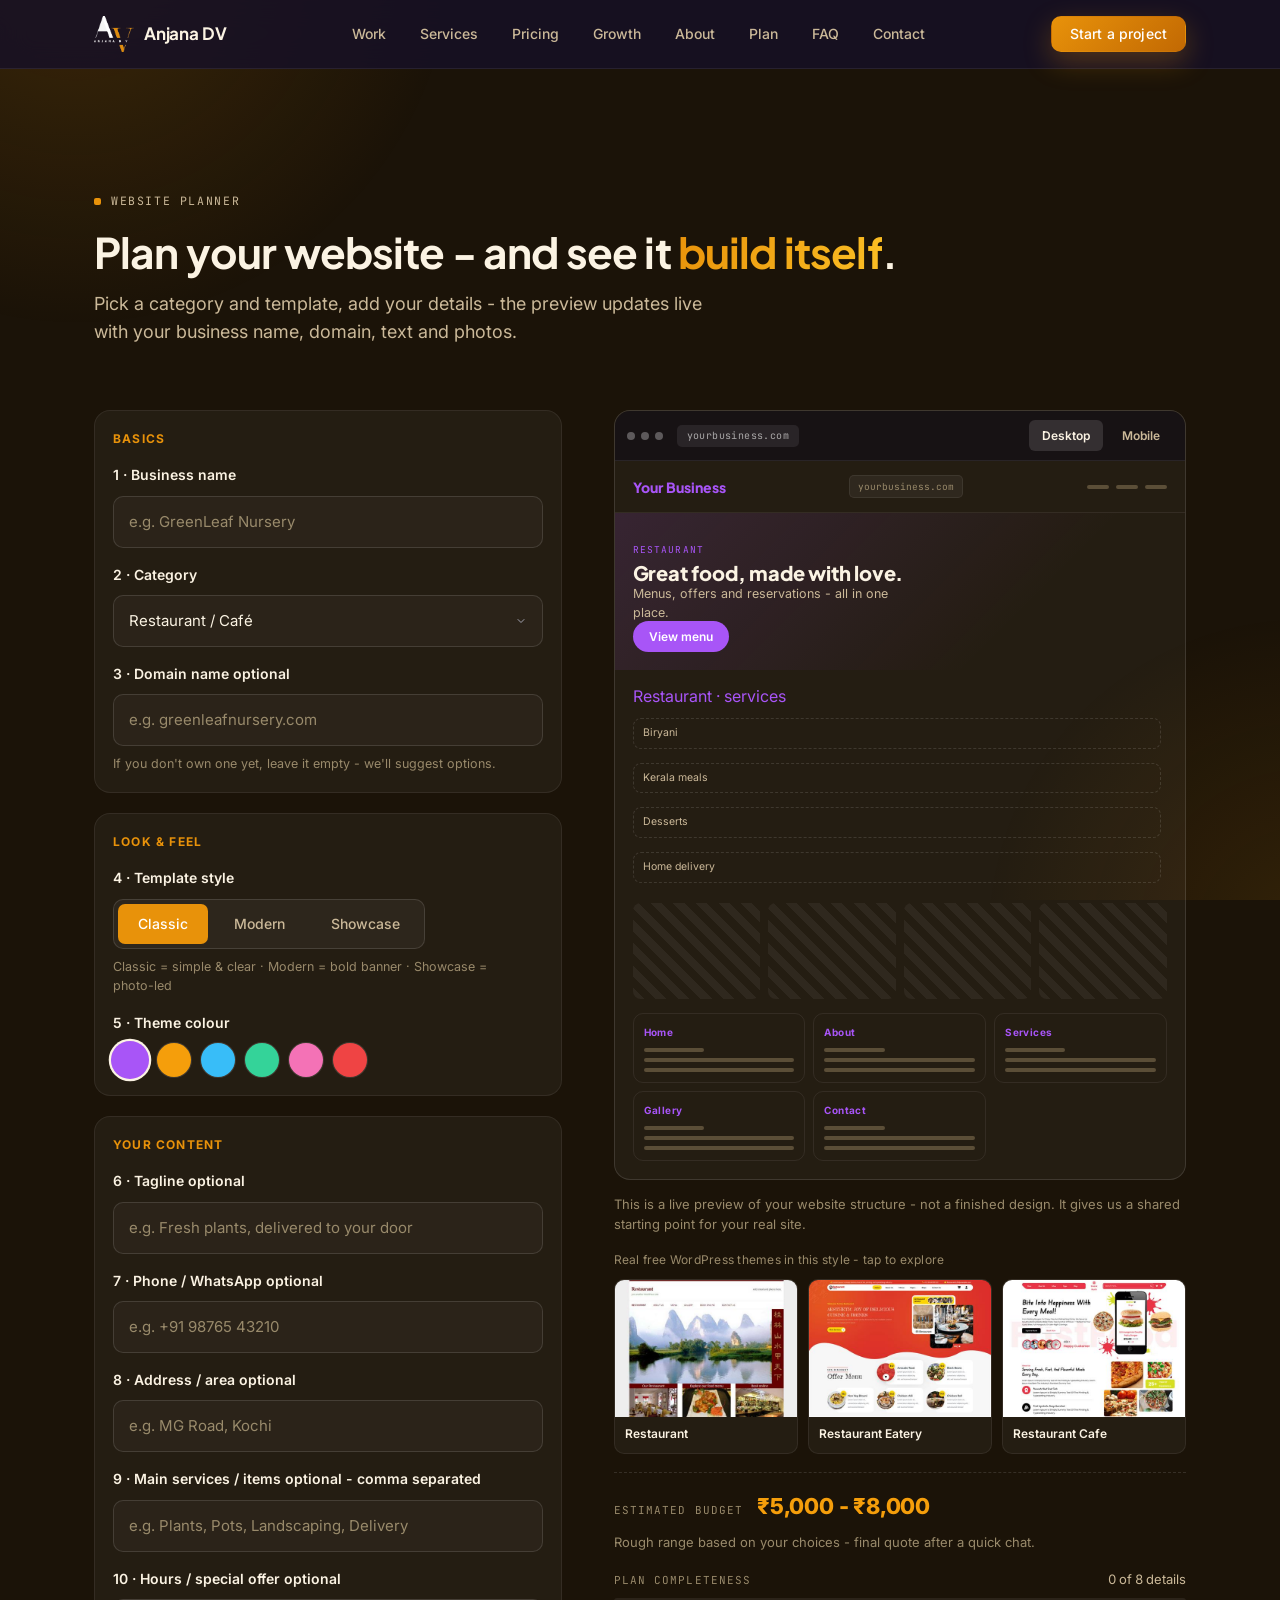
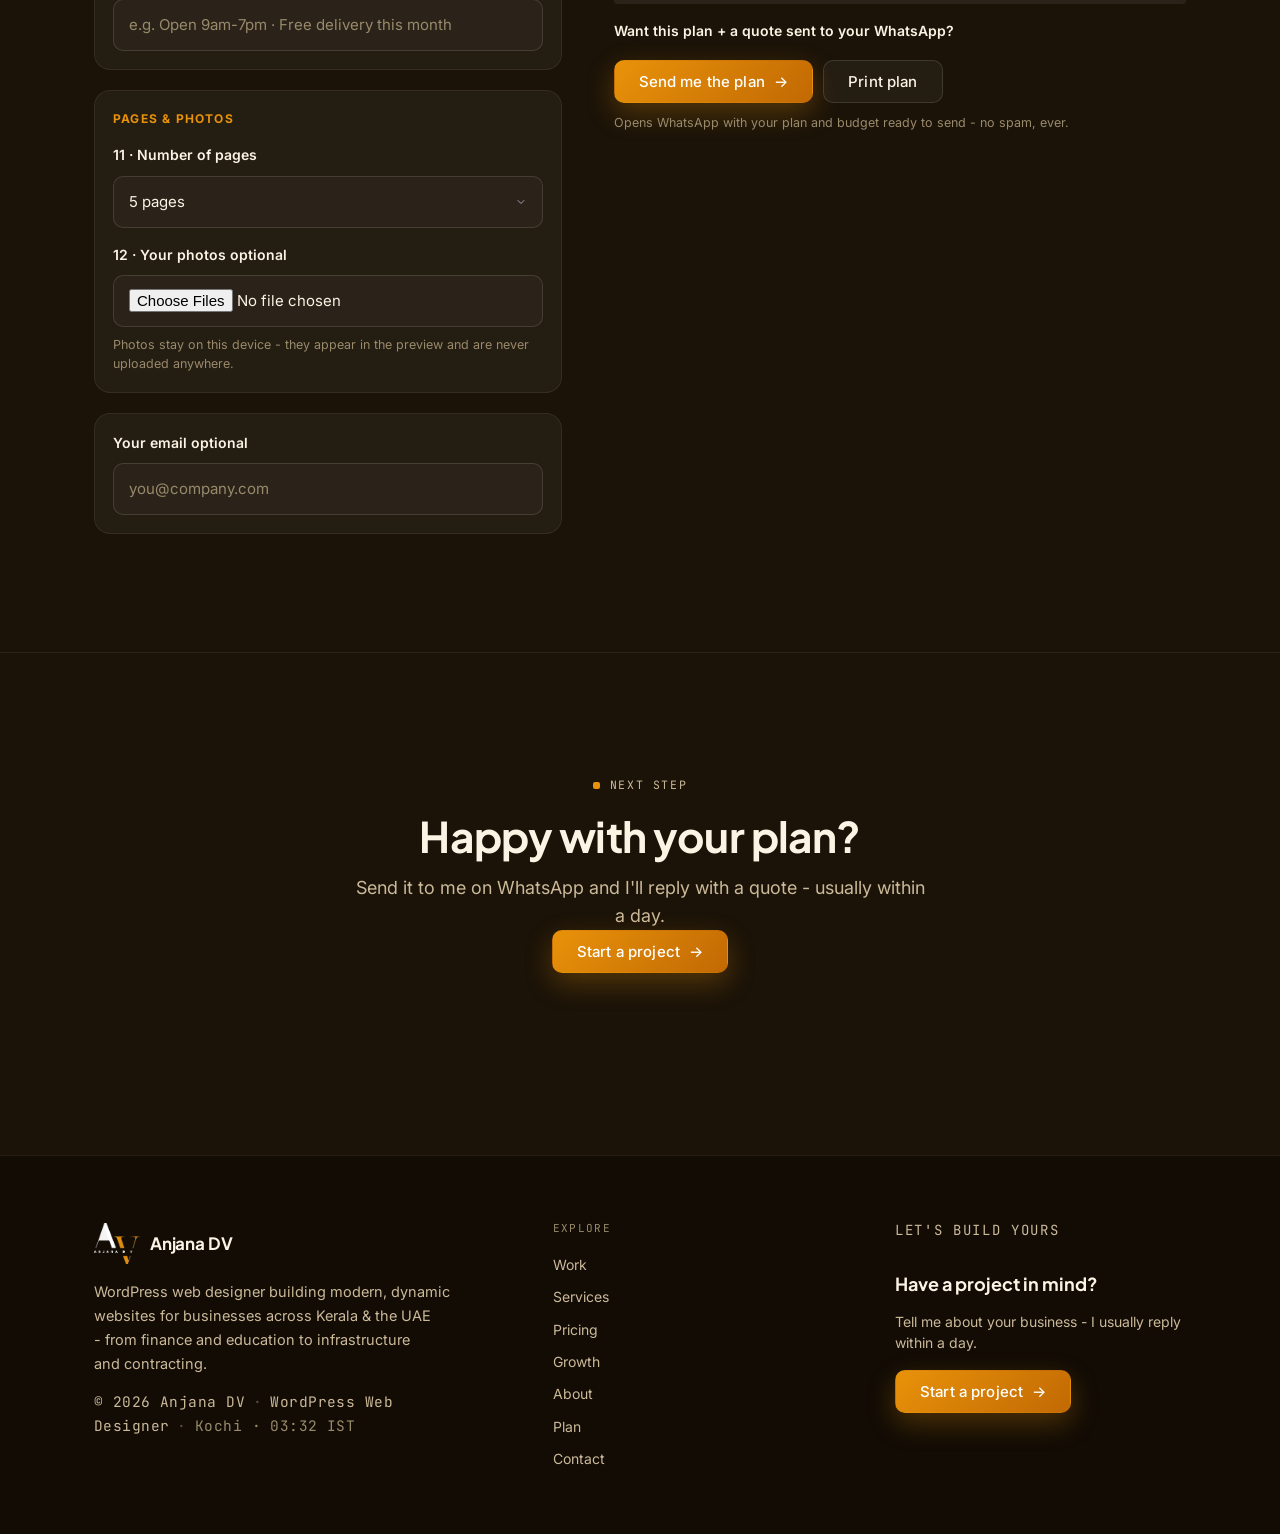
<file: plan.html>
<!doctype html>
<html lang="en">
<head>
  <meta charset="utf-8" />
  <meta name="viewport" content="width=device-width, initial-scale=1" />
  <title>Website Planner - Anjana DV · WordPress Web Designer</title>
  <meta name="description" content="Plan your website in minutes - pick a category, template, colours and see a live preview with your own content and photos." />
  <meta property="og:title" content="Website Planner - Anjana DV · WordPress Web Designer" />
  <meta property="og:description" content="Modern, dynamic WordPress websites for businesses in Kerala &amp; the UAE." />
  <meta property="og:type" content="website" />
  <meta property="og:image" content="assets/og-image.png" />
  <meta property="og:image:width" content="1200" />
  <meta property="og:image:height" content="630" />
  <meta name="twitter:card" content="summary_large_image" />
  <meta name="twitter:title" content="Anjana DV - WordPress Web Designer" />
  <meta name="twitter:description" content="Modern, dynamic WordPress websites for businesses in Kerala &amp; the UAE." />
  <meta name="twitter:image" content="assets/og-image.png" />
  <meta name="theme-color" content="#1B1308" />
  <link rel="canonical" href="https://www.anjanadv.com/plan.html" />
  <meta property="og:url" content="https://www.anjanadv.com/plan.html" />
  <link rel="icon" type="image/png" sizes="64x64" href="assets/favicon.png" />
  <link rel="preconnect" href="https://fonts.googleapis.com" />
  <link rel="preconnect" href="https://fonts.gstatic.com" crossorigin />
  <link href="https://fonts.googleapis.com/css2?family=Plus+Jakarta+Sans:wght@600;700;800&family=Inter:wght@400;500;600&family=JetBrains+Mono:wght@400;500&display=swap" rel="stylesheet" />
  <link rel="stylesheet" href="assets/styles.css" />
  <script type="application/ld+json">
  {
    "@context": "https://schema.org",
    "@type": "Person",
    "name": "Anjana DV",
    "jobTitle": "WordPress Web Designer",
    "description": "WordPress web designer building modern, dynamic business websites for clients across Kerala and the UAE.",
    "address": { "@type": "PostalAddress", "addressRegion": "Kerala", "addressCountry": "IN" },
    "knowsAbout": ["WordPress", "Elementor", "WooCommerce", "Web Design", "Responsive Design"]
  }
  </script>
</head>
<body>
  <div class="bg-glow" aria-hidden="true"></div>
  <a class="skip-link" href="#top">Skip to content</a>

<header class="topnav">
    <div class="container topnav-inner">
      <a class="brand" href="#top" aria-label="Anjana DV - home">
        <img class="brand-logo" src="assets/logo-anjana-transparent.png" alt="Anjana DV logo" width="40" height="40" />
        <span>Anjana&nbsp;DV</span>
      </a>
      <nav class="nav-links" aria-label="Primary">
        <a href="index.html#work">Work</a>
        <a href="index.html#services">Services</a>
        <a href="pricing.html">Pricing</a>
        <a href="growth.html">Growth</a>
        <a href="about.html">About</a>
        <a href="plan.html" aria-current="page">Plan</a>
        <a href="pricing.html#faq">FAQ</a>
        <a href="index.html#contact">Contact</a>
      </nav>
      <a class="btn btn-primary nav-cta" href="index.html#contact">Start a project</a>
      <button class="nav-toggle" aria-expanded="false" aria-controls="mobile-menu" aria-label="Open menu">
        <svg viewBox="0 0 24 24" fill="none" stroke="currentColor" stroke-width="1.8" stroke-linecap="round"><path d="M4 7h16M4 12h16M4 17h16"/></svg>
      </button>
    </div>
    <div class="mobile-menu" id="mobile-menu">
      <a href="index.html#work">Work</a>
      <a href="index.html#services">Services</a>
      <a href="pricing.html">Pricing</a>
      <a href="growth.html">Growth</a>
      <a href="about.html">About</a>
      <a href="plan.html">Plan</a>
      <a href="pricing.html#faq">FAQ</a>
      <a href="index.html#contact">Contact</a>
      <a class="btn btn-primary" href="index.html#contact">Start a project</a>
    </div>
  </header>

  <main id="top">
<!-- ═══════════ PLANNER ═══════════ -->
  <section class="section" id="planner" aria-label="Website planner">
    <div class="container">
      <div class="sec-head reveal">
        <p class="eyebrow">Website planner</p>
        <h1 class="sec-title">Plan your website - and see it <span class="grad-word">build itself</span>.</h1>
        <p class="sec-sub">
          Pick a category and template, add your details - the preview updates live
          with your business name, domain, text and photos.
        </p>
      </div>

      <div class="planner-grid">
        <div class="planner-controls reveal">
          <div class="planner-group">
            <h3 class="planner-group-title">Basics</h3>
            <div class="planner-field">
              <label for="pl-name">1 · Business name</label>
              <input class="input" id="pl-name" type="text" placeholder="e.g. GreenLeaf Nursery" maxlength="40" />
            </div>

            <div class="planner-field">
              <label for="pl-category">2 · Category</label>
              <select class="select" id="pl-category">
                <option value="restaurant">Restaurant / Café</option>
                <option value="bakery">Bakery / Sweet shop</option>
                <option value="clinic">Clinic / Health</option>
                <option value="dental">Dental care</option>
                <option value="pharmacy">Pharmacy</option>
                <option value="gym">Gym / Fitness</option>
                <option value="salon">Salon / Beauty</option>
                <option value="spa">Spa / Wellness</option>
                <option value="education">Education / School</option>
                <option value="coaching">Coaching / Tuition</option>
                <option value="realestate">Real estate</option>
                <option value="construction">Construction</option>
                <option value="interior">Interior design</option>
                <option value="retail">Retail store</option>
                <option value="fashion">Fashion / Clothing</option>
                <option value="jewellery">Jewellery</option>
                <option value="electronics">Electronics</option>
                <option value="auto">Auto / Workshop</option>
                <option value="travel">Travel / Agency</option>
                <option value="hotel">Hotel / Resort</option>
                <option value="wedding">Wedding / Events</option>
                <option value="photography">Photography</option>
                <option value="legal">Legal / Law firm</option>
                <option value="accounting">Accounting / Finance</option>
                <option value="it">IT / Software</option>
                <option value="homeservices">Home services</option>
                <option value="logistics">Logistics / Transport</option>
                <option value="other">Other / Business</option>
              </select>
            </div>

            <div class="planner-field">
              <label for="pl-domain">3 · Domain name <span class="opt">optional</span></label>
              <input class="input" id="pl-domain" type="text" placeholder="e.g. greenleafnursery.com" maxlength="60" />
              <p class="planner-field-note">If you don't own one yet, leave it empty - we'll suggest options.</p>
            </div>
          </div>

          <div class="planner-group">
            <h3 class="planner-group-title">Look &amp; feel</h3>
            <div class="planner-field">
              <span class="planner-label">4 · Template style</span>
              <div class="planner-seg" role="radiogroup" aria-label="Template style">
                <button type="button" class="pl-tpl is-active" data-tpl="classic" aria-pressed="true">Classic</button>
                <button type="button" class="pl-tpl" data-tpl="modern" aria-pressed="false">Modern</button>
                <button type="button" class="pl-tpl" data-tpl="showcase" aria-pressed="false">Showcase</button>
              </div>
              <p class="planner-field-note">Classic = simple &amp; clear · Modern = bold banner · Showcase = photo-led</p>
            </div>

            <div class="planner-field">
              <span class="planner-label">5 · Theme colour</span>
              <div class="planner-swatches" role="radiogroup" aria-label="Theme colour">
                <button type="button" class="pl-swatch is-active" data-color="#A855F7" style="--c:#A855F7" aria-label="Violet" aria-pressed="true"></button>
                <button type="button" class="pl-swatch" data-color="#F59E0B" style="--c:#F59E0B" aria-label="Amber" aria-pressed="false"></button>
                <button type="button" class="pl-swatch" data-color="#38BDF8" style="--c:#38BDF8" aria-label="Sky blue" aria-pressed="false"></button>
                <button type="button" class="pl-swatch" data-color="#34D399" style="--c:#34D399" aria-label="Green" aria-pressed="false"></button>
                <button type="button" class="pl-swatch" data-color="#F472B6" style="--c:#F472B6" aria-label="Pink" aria-pressed="false"></button>
                <button type="button" class="pl-swatch" data-color="#EF4444" style="--c:#EF4444" aria-label="Red" aria-pressed="false"></button>
              </div>
            </div>
          </div>

          <div class="planner-group">
            <h3 class="planner-group-title">Your content</h3>
            <div class="planner-field">
              <label for="pl-tagline">6 · Tagline <span class="opt">optional</span></label>
              <input class="input" id="pl-tagline" type="text" placeholder="e.g. Fresh plants, delivered to your door" maxlength="80" />
            </div>
            <div class="planner-field">
              <label for="pl-phone">7 · Phone / WhatsApp <span class="opt">optional</span></label>
              <input class="input" id="pl-phone" type="tel" placeholder="e.g. +91 98765 43210" maxlength="24" />
            </div>
            <div class="planner-field">
              <label for="pl-address">8 · Address / area <span class="opt">optional</span></label>
              <input class="input" id="pl-address" type="text" placeholder="e.g. MG Road, Kochi" maxlength="80" />
            </div>
            <div class="planner-field">
              <label for="pl-services">9 · Main services / items <span class="opt">optional</span> - comma separated</label>
              <input class="input" id="pl-services" type="text" placeholder="e.g. Plants, Pots, Landscaping, Delivery" maxlength="160" />
            </div>
            <div class="planner-field">
              <label for="pl-hours">10 · Hours / special offer <span class="opt">optional</span></label>
              <input class="input" id="pl-hours" type="text" placeholder="e.g. Open 9am-7pm · Free delivery this month" maxlength="80" />
            </div>
          </div>

          <div class="planner-group">
            <h3 class="planner-group-title">Pages &amp; photos</h3>
            <div class="planner-field">
              <label for="pl-pages">11 · Number of pages</label>
              <select class="select" id="pl-pages">
                <option value="3">3 pages</option>
                <option value="5" selected>5 pages</option>
                <option value="8">8 pages</option>
                <option value="12">12+ pages</option>
              </select>
            </div>
            <div class="planner-field">
              <span class="planner-label">12 · Your photos <span class="opt">optional</span></span>
              <input class="input" type="file" id="pl-photos" accept="image/*" multiple />
              <p class="planner-field-note" id="pl-photo-note">Photos stay on this device - they appear in the preview and are never uploaded anywhere.</p>
            </div>
          </div>

          <div class="planner-group">
            <div class="planner-field">
              <label for="pl-contact-email">Your email <span class="opt">optional</span></label>
              <input class="input" id="pl-contact-email" name="contact_email" type="email" autocomplete="email" placeholder="you@company.com" maxlength="120" />
            </div>
          </div>
        </div>

        <div class="planner-preview reveal" aria-live="polite">
          <div class="planner-frame">
            <div class="planner-frame-bar">
              <span class="dot"></span><span class="dot"></span><span class="dot"></span>
              <span class="planner-frame-url" id="pl-url">yourbusiness.com</span>
            <div class="pl-devices" role="group" aria-label="Preview device">
              <button type="button" class="pl-device is-active" data-device="desktop" aria-pressed="true">Desktop</button>
              <button type="button" class="pl-device" data-device="mobile" aria-pressed="false">Mobile</button>
            </div>
            </div>
            <div class="planner-mock" id="pl-mock">
              <!-- rendered by JS -->
            </div>
          </div>
          <p class="planner-hint">
            This is a live preview of your website structure - not a finished design.
            It gives us a shared starting point for your real site.
          </p>

          <div class="pl-themes" id="pl-themes" aria-live="polite"></div>

          <div class="planner-lead" id="pl-lead">
            <div class="planner-estimate">
              <span class="planner-est-label">Estimated budget</span>
              <strong class="planner-est-value" id="pl-est">₹5,000 - ₹7,000</strong>
              <span class="planner-est-note">Rough range based on your choices - final quote after a quick chat.</span>
            </div>
            <div class="planner-progress" aria-live="polite">
              <div class="planner-progress-top">
                <span class="planner-progress-label">Plan completeness</span>
                <span class="planner-progress-count" id="pl-progress-count">0 of 8 details</span>
              </div>
              <div class="planner-progress-bar"><div class="planner-progress-fill" id="pl-progress-fill"></div></div>
            </div>
            <div class="planner-email">
              <span class="planner-email-label">Want this plan + a quote sent to your WhatsApp?</span>
              <div class="planner-lead-actions">
                <button class="btn btn-primary" type="button" id="pl-send">Send me the plan <span class="arr" aria-hidden="true">→</span></button>
                <button class="btn btn-secondary" type="button" id="pl-print">Print plan</button>
              </div>
              <p class="planner-email-note">Opens WhatsApp with your plan and budget ready to send - no spam, ever.</p>
            </div>
          </div>
        </div>
      </div>
    </div>
  </section>
<!-- ═══════════ NEXT STEP ═══════════ -->
  <section class="section" aria-label="Next step">
    <div class="container">
      <div class="sec-head reveal" style="text-align:center;">
        <p class="eyebrow">Next step</p>
        <h2 class="sec-title">Happy with your plan?</h2>
        <p class="sec-sub" style="margin-left:auto;margin-right:auto;">Send it to me on WhatsApp and I'll reply with a quote - usually within a day.</p>
        <a class="btn btn-primary" href="index.html#contact">Start a project <span class="arr" aria-hidden="true">→</span></a>
      </div>
    </div>
  </section>
  <div class="pl-print-card" id="pl-print-card" aria-hidden="true"></div>
  </main>

<footer class="pagefoot">
    <div class="container foot-grid">
      <div class="foot-col foot-brand">
        <a class="brand" href="#top">
          <img class="brand-logo" src="assets/logo-anjana-transparent.png" alt="Anjana DV logo" width="40" height="40" />
          <span>Anjana&nbsp;DV</span>
        </a>
        <p>WordPress web designer building modern, dynamic websites for businesses across Kerala &amp; the UAE - from finance and education to infrastructure and contracting.</p>
        <p class="foot-meta">
          © <span id="year">2026</span> Anjana DV<span class="dot-sep">·</span>WordPress Web Designer<span class="dot-sep">·</span><span class="foot-clock" id="clock">Kochi · IST</span>
        </p>
      </div>
      <div class="foot-col">
        <p class="foot-col-title">Explore</p>
        <nav class="foot-links" aria-label="Footer">
          <a href="index.html#work">Work</a>
          <a href="index.html#services">Services</a>
          <a href="pricing.html">Pricing</a>
          <a href="growth.html">Growth</a>
          <a href="about.html">About</a>
          <a href="plan.html">Plan</a>
          <a href="index.html#contact">Contact</a>
        </nav>
      </div>
      <div class="foot-col foot-cta">
        <p class="foot-col-title">Let's build yours</p>
        <h3>Have a project in mind?</h3>
        <p>Tell me about your business - I usually reply within a day.</p>
        <a class="btn btn-primary" href="index.html#contact">Start a project <span class="arr" aria-hidden="true">→</span></a>
      </div>
    </div>
  </footer>
  <button class="to-top" id="to-top" aria-label="Back to top">
    <svg viewBox="0 0 24 24" fill="none" stroke="currentColor" stroke-width="2" stroke-linecap="round" stroke-linejoin="round"><path d="M12 19V5M5 12l7-7 7 7"/></svg>
  </button>

  <script src="assets/themes.js"></script>
  <script src="assets/app.js"></script>
</body>
</html>
</file>
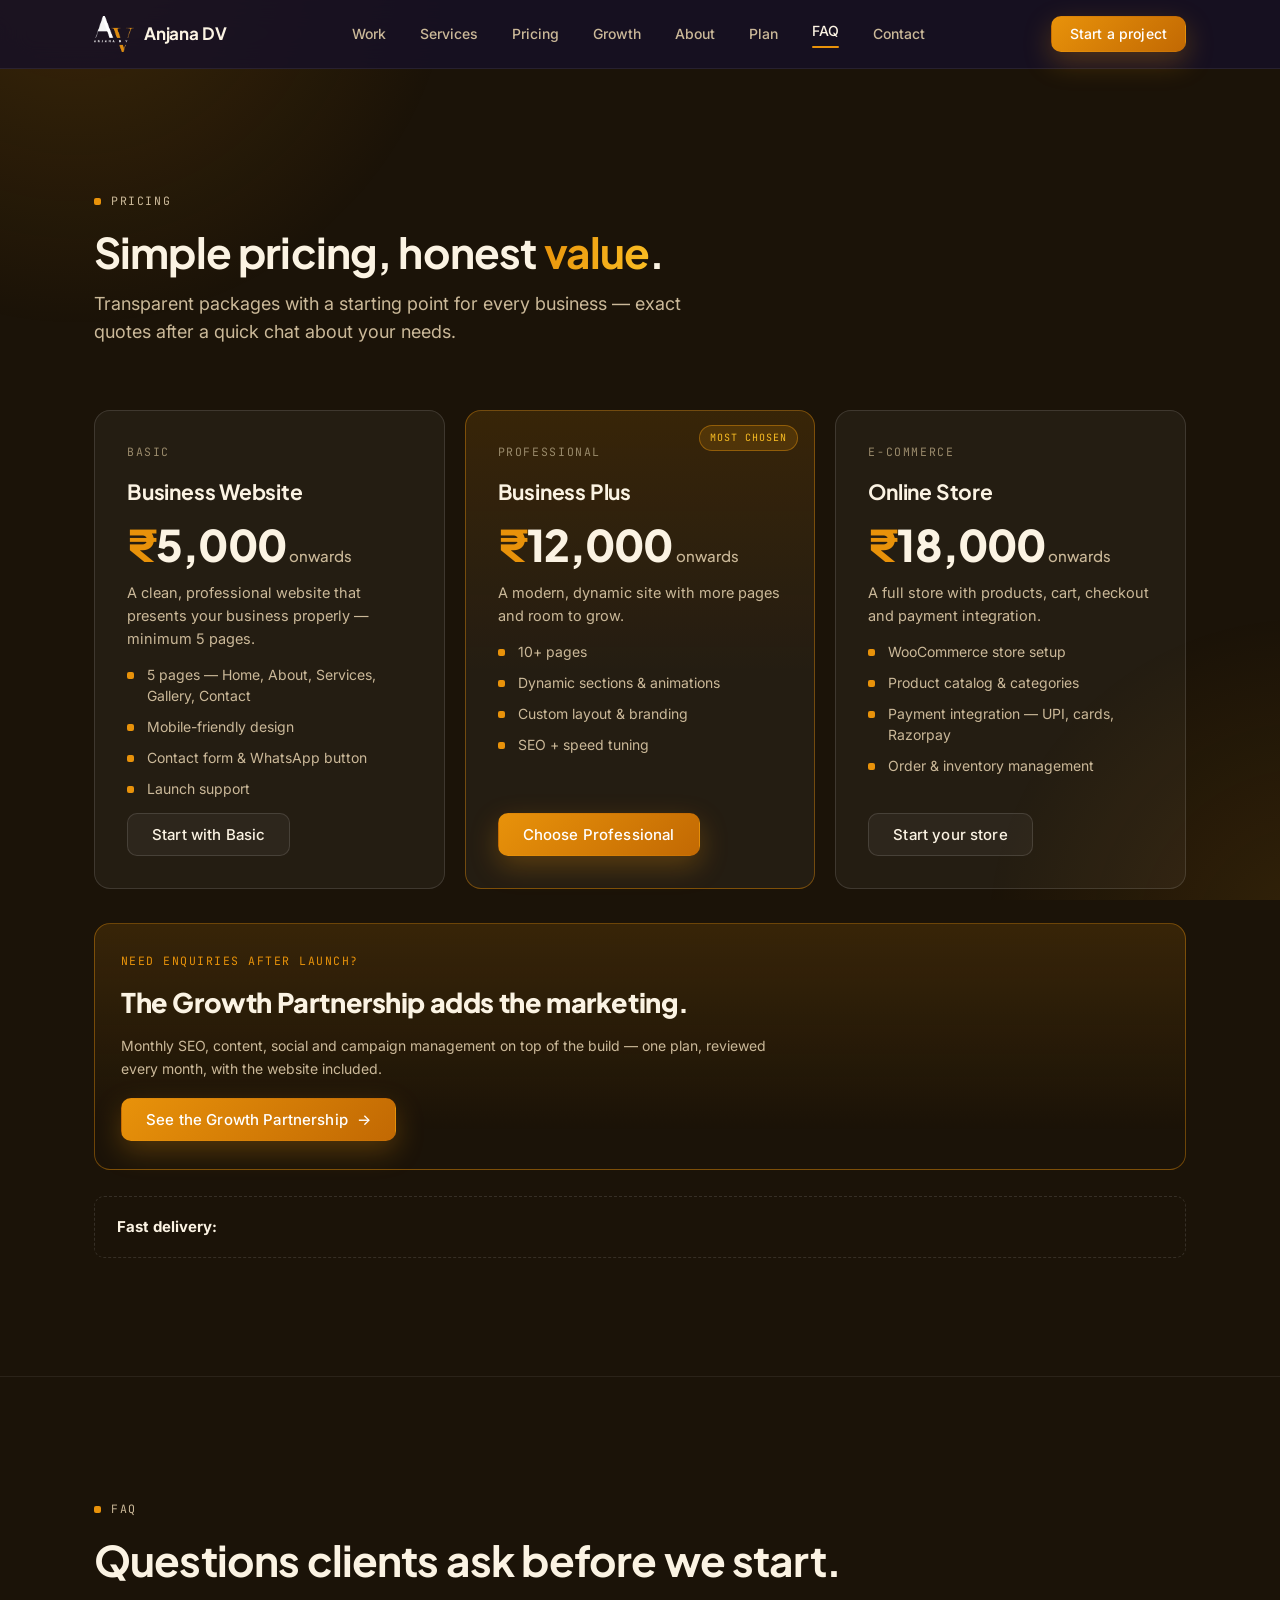
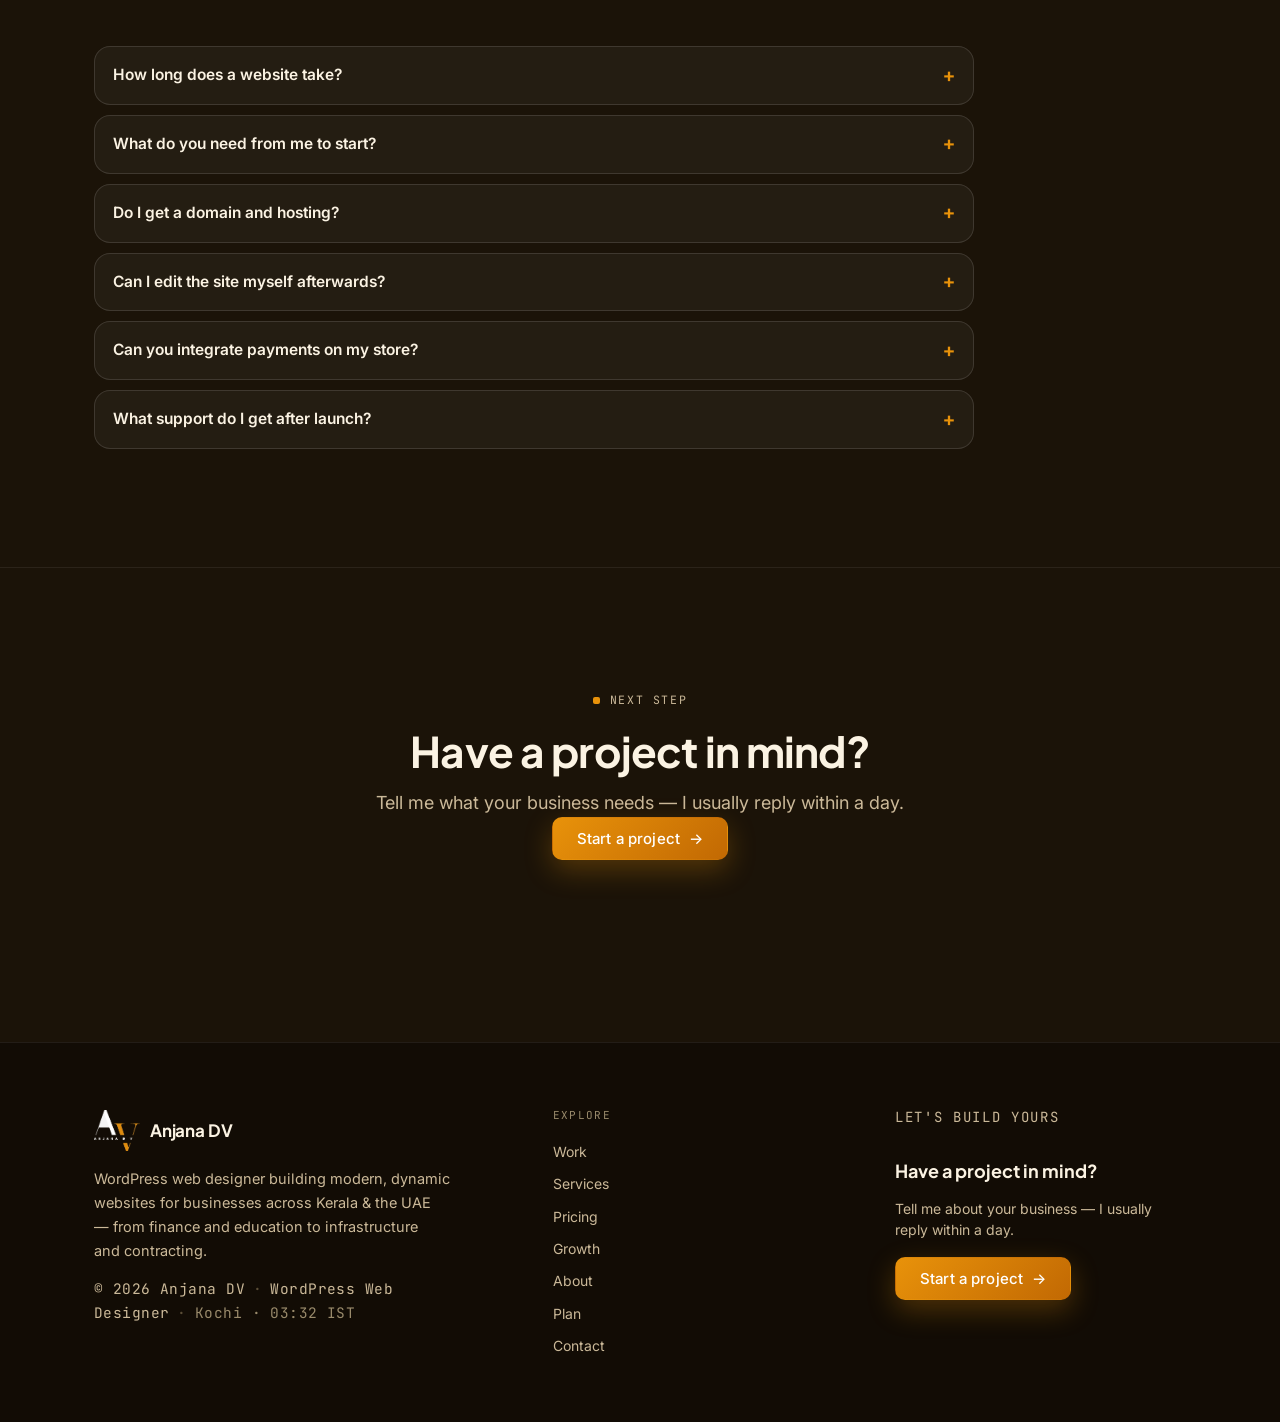
<file: pricing.html>
<!doctype html>
<html lang="en">
<head>
  <meta charset="utf-8" />
  <meta name="viewport" content="width=device-width, initial-scale=1" />
  <title>Pricing — Anjana DV · WordPress Web Designer</title>
  <meta name="description" content="Simple, transparent website pricing — basic sites from ₹5,000, professional and e-commerce packages with fast delivery." />
  <meta property="og:title" content="Pricing — Anjana DV · WordPress Web Designer" />
  <meta property="og:description" content="Modern, dynamic WordPress websites for businesses in Kerala &amp; the UAE." />
  <meta property="og:type" content="website" />
  <meta property="og:image" content="assets/og-image.png" />
  <meta property="og:image:width" content="1200" />
  <meta property="og:image:height" content="630" />
  <meta name="twitter:card" content="summary_large_image" />
  <meta name="twitter:title" content="Anjana DV — WordPress Web Designer" />
  <meta name="twitter:description" content="Modern, dynamic WordPress websites for businesses in Kerala &amp; the UAE." />
  <meta name="twitter:image" content="assets/og-image.png" />
  <meta name="theme-color" content="#1B1308" />
  <link rel="canonical" href="https://www.anjanadv.com/pricing.html" />
  <meta property="og:url" content="https://www.anjanadv.com/pricing.html" />
  <link rel="icon" type="image/png" sizes="64x64" href="assets/favicon.png" />
  <link rel="preconnect" href="https://fonts.googleapis.com" />
  <link rel="preconnect" href="https://fonts.gstatic.com" crossorigin />
  <link href="https://fonts.googleapis.com/css2?family=Plus+Jakarta+Sans:wght@600;700;800&family=Inter:wght@400;500;600&family=JetBrains+Mono:wght@400;500&display=swap" rel="stylesheet" />
  <link rel="stylesheet" href="assets/styles.css" />
  <link rel="stylesheet" href="assets/growth.css" />
  <script type="application/ld+json">
  {
    "@context": "https://schema.org",
    "@type": "Person",
    "name": "Anjana DV",
    "jobTitle": "WordPress Web Designer",
    "description": "WordPress web designer building modern, dynamic business websites for clients across Kerala and the UAE.",
    "address": { "@type": "PostalAddress", "addressRegion": "Kerala", "addressCountry": "IN" },
    "knowsAbout": ["WordPress", "Elementor", "WooCommerce", "Web Design", "Responsive Design"]
  }
  </script>
  <script type="application/ld+json">
  {
    "@context": "https://schema.org",
    "@type": "FAQPage",
    "mainEntity": [
      {
        "@type": "Question",
        "name": "How long does a website take?",
        "acceptedAnswer": { "@type": "Answer", "text": "Once you provide all your content and information, delivery happens in minimum time - most projects go live within days, not weeks." }
      },
      {
        "@type": "Question",
        "name": "What do you need from me to start?",
        "acceptedAnswer": { "@type": "Answer", "text": "Text, images, your logo, and a clear idea of the pages you want. The more complete the information, the faster the build - use the planner above to map it out in five taps." }
      },
      {
        "@type": "Question",
        "name": "Do I get a domain and hosting?",
        "acceptedAnswer": { "@type": "Answer", "text": "Yes - I set up your domain and hosting as part of the project, and hand everything over so you fully own your website." }
      },
      {
        "@type": "Question",
        "name": "Can I edit the site myself afterwards?",
        "acceptedAnswer": { "@type": "Answer", "text": "Every site is built on WordPress, so yes. You can update text, images and pages without touching code - and I'm always here for support." }
      },
      {
        "@type": "Question",
        "name": "Can you integrate payments on my store?",
        "acceptedAnswer": { "@type": "Answer", "text": "Yes. For e-commerce I set up WooCommerce with UPI, card and Razorpay payment integration, plus order and inventory management." }
      },
      {
        "@type": "Question",
        "name": "What support do I get after launch?",
        "acceptedAnswer": { "@type": "Answer", "text": "Launch support, handover training, and ongoing care plans to keep the site fast, secure and current as your business grows." }
      }
    ]
  }
  </script>
</head>
<body>
  <div class="bg-glow" aria-hidden="true"></div>
  <a class="skip-link" href="#top">Skip to content</a>

<header class="topnav">
    <div class="container topnav-inner">
      <a class="brand" href="#top" aria-label="Anjana DV — home">
        <img class="brand-logo" src="assets/logo-anjana-transparent.png" alt="Anjana DV logo" width="40" height="40" />
        <span>Anjana&nbsp;DV</span>
      </a>
      <nav class="nav-links" aria-label="Primary">
        <a href="index.html#work">Work</a>
        <a href="index.html#services">Services</a>
        <a href="pricing.html" aria-current="page">Pricing</a>
        <a href="growth.html">Growth</a>
        <a href="about.html">About</a>
        <a href="plan.html">Plan</a>
        <a href="#faq" data-spy="faq">FAQ</a>
        <a href="index.html#contact">Contact</a>
      </nav>
      <a class="btn btn-primary nav-cta" href="index.html#contact">Start a project</a>
      <button class="nav-toggle" aria-expanded="false" aria-controls="mobile-menu" aria-label="Open menu">
        <svg viewBox="0 0 24 24" fill="none" stroke="currentColor" stroke-width="1.8" stroke-linecap="round"><path d="M4 7h16M4 12h16M4 17h16"/></svg>
      </button>
    </div>
    <div class="mobile-menu" id="mobile-menu">
      <a href="index.html#work">Work</a>
      <a href="index.html#services">Services</a>
      <a href="pricing.html">Pricing</a>
      <a href="growth.html">Growth</a>
      <a href="about.html">About</a>
      <a href="plan.html">Plan</a>
      <a href="pricing.html#faq">FAQ</a>
      <a href="index.html#contact">Contact</a>
      <a class="btn btn-primary" href="index.html#contact">Start a project</a>
    </div>
  </header>

  <main id="top">
<!-- ═══════════ PRICING ═══════════ -->
  <section class="section" id="pricing" aria-label="Pricing">
    <div class="container">
      <div class="sec-head reveal">
        <p class="eyebrow">Pricing</p>
        <h1 class="sec-title">Simple pricing, honest <span class="grad-word">value</span>.</h1>
        <p class="sec-sub">
          Transparent packages with a starting point for every business —
          exact quotes after a quick chat about your needs.
        </p>
      </div>
      <div class="price-grid">
        <div class="price-card reveal">
          <p class="price-tier">Basic</p>
          <h3 class="price-name">Business Website</h3>
          <p class="price-amt"><span class="price-cur">₹</span>5,000<span class="price-from"> onwards</span></p>
          <p class="price-desc">A clean, professional website that presents your business properly — minimum 5 pages.</p>
          <ul class="price-feats">
            <li>5 pages — Home, About, Services, Gallery, Contact</li>
            <li>Mobile-friendly design</li>
            <li>Contact form &amp; WhatsApp button</li>
            <li>Launch support</li>
          </ul>
          <a class="btn btn-secondary" href="#contact">Start with Basic</a>
        </div>

        <div class="price-card featured reveal">
          <span class="price-badge">Most chosen</span>
          <p class="price-tier">Professional</p>
          <h3 class="price-name">Business Plus</h3>
          <p class="price-amt"><span class="price-cur">₹</span>12,000<span class="price-from"> onwards</span></p>
          <p class="price-desc">A modern, dynamic site with more pages and room to grow.</p>
          <ul class="price-feats">
            <li>10+ pages</li>
            <li>Dynamic sections &amp; animations</li>
            <li>Custom layout &amp; branding</li>
            <li>SEO + speed tuning</li>
          </ul>
          <a class="btn btn-primary" href="#contact">Choose Professional</a>
        </div>

        <div class="price-card reveal">
          <p class="price-tier">E-commerce</p>
          <h3 class="price-name">Online Store</h3>
          <p class="price-amt"><span class="price-cur">₹</span>18,000<span class="price-from"> onwards</span></p>
          <p class="price-desc">A full store with products, cart, checkout and payment integration.</p>
          <ul class="price-feats">
            <li>WooCommerce store setup</li>
            <li>Product catalog &amp; categories</li>
            <li>Payment integration — UPI, cards, Razorpay</li>
            <li>Order &amp; inventory management</li>
          </ul>
          <a class="btn btn-secondary" href="#contact">Start your store</a>
        </div>
      </div>

      <div class="growth-cta reveal">
        <p class="growth-cta-kicker">Need enquiries after launch?</p>
        <h3 class="growth-cta-title">The Growth Partnership adds the marketing.</h3>
        <p class="growth-cta-desc">Monthly SEO, content, social and campaign management on top of the build — one plan, reviewed every month, with the website included.</p>
        <a class="btn btn-primary" href="growth.html">See the Growth Partnership <span class="arr" aria-hidden="true">→</span></a>
      </div>

      <p class="price-note reveal">
        <strong>Fast delivery:</strong> the moment you provide all your content and
        requirements — text, images, logo — I get to work. Clear information in,
        finished website out, in the shortest possible time.
      </p>
    </div>
  </section>
<!-- ═══════════ FAQ ═══════════ -->
  <section class="section" id="faq" aria-label="Frequently asked questions">
    <div class="container">
      <div class="sec-head reveal">
        <p class="eyebrow">FAQ</p>
        <h2 class="sec-title">Questions clients ask before we start.</h2>
      </div>
      <div class="faq-list">
        <details class="faq-item reveal" open>
          <summary>How long does a website take?</summary>
          <p>Once you provide all your content and information, delivery happens in minimum time — most projects go live within days, not weeks.</p>
        </details>
        <details class="faq-item reveal">
          <summary>What do you need from me to start?</summary>
          <p>Text, images, your logo, and a clear idea of the pages you want. The more complete the information, the faster the build — use the planner above to map it out in five taps.</p>
        </details>
        <details class="faq-item reveal">
          <summary>Do I get a domain and hosting?</summary>
          <p>Yes — I set up your domain and hosting as part of the project, and hand everything over so you fully own your website.</p>
        </details>
        <details class="faq-item reveal">
          <summary>Can I edit the site myself afterwards?</summary>
          <p>Every site is built on WordPress, so yes. You can update text, images and pages without touching code — and I'm always here for support.</p>
        </details>
        <details class="faq-item reveal">
          <summary>Can you integrate payments on my store?</summary>
          <p>Yes. For e-commerce I set up WooCommerce with UPI, card and Razorpay payment integration, plus order and inventory management.</p>
        </details>
        <details class="faq-item reveal">
          <summary>What support do I get after launch?</summary>
          <p>Launch support, handover training, and ongoing care plans to keep the site fast, secure and current as your business grows.</p>
        </details>
      </div>
    </div>
  </section>
<!-- ═══════════ NEXT STEP ═══════════ -->
  <section class="section" aria-label="Next step">
    <div class="container">
      <div class="sec-head reveal" style="text-align:center;">
        <p class="eyebrow">Next step</p>
        <h2 class="sec-title">Have a project in mind?</h2>
        <p class="sec-sub" style="margin-left:auto;margin-right:auto;">Tell me what your business needs — I usually reply within a day.</p>
        <a class="btn btn-primary" href="index.html#contact">Start a project <span class="arr" aria-hidden="true">→</span></a>
      </div>
    </div>
  </section>
  </main>

<footer class="pagefoot">
    <div class="container foot-grid">
      <div class="foot-col foot-brand">
        <a class="brand" href="#top">
          <img class="brand-logo" src="assets/logo-anjana-transparent.png" alt="Anjana DV logo" width="40" height="40" />
          <span>Anjana&nbsp;DV</span>
        </a>
        <p>WordPress web designer building modern, dynamic websites for businesses across Kerala &amp; the UAE — from finance and education to infrastructure and contracting.</p>
        <p class="foot-meta">
          © <span id="year">2026</span> Anjana DV<span class="dot-sep">·</span>WordPress Web Designer<span class="dot-sep">·</span><span class="foot-clock" id="clock">Kochi · IST</span>
        </p>
      </div>
      <div class="foot-col">
        <p class="foot-col-title">Explore</p>
        <nav class="foot-links" aria-label="Footer">
          <a href="index.html#work">Work</a>
          <a href="index.html#services">Services</a>
          <a href="pricing.html">Pricing</a>
          <a href="growth.html">Growth</a>
          <a href="about.html">About</a>
          <a href="plan.html">Plan</a>
          <a href="index.html#contact">Contact</a>
        </nav>
      </div>
      <div class="foot-col foot-cta">
        <p class="foot-col-title">Let's build yours</p>
        <h3>Have a project in mind?</h3>
        <p>Tell me about your business — I usually reply within a day.</p>
        <a class="btn btn-primary" href="index.html#contact">Start a project <span class="arr" aria-hidden="true">→</span></a>
      </div>
    </div>
  </footer>
  <button class="to-top" id="to-top" aria-label="Back to top">
    <svg viewBox="0 0 24 24" fill="none" stroke="currentColor" stroke-width="2" stroke-linecap="round" stroke-linejoin="round"><path d="M12 19V5M5 12l7-7 7 7"/></svg>
  </button>

  <script src="assets/themes.js"></script>
  <script src="assets/app.js"></script>
<script src="assets/cms-content.js" defer></script>
</body>
</html>
</file>
<file: assets/styles.css>
/* â•â•â•â•â•â•â•â•â•â•â•â•â•â•â•â•â•â•â•â•â•â•â•â•â•â•â•â•â•â•â•â•â•â•â•â•â•â•â•â•â•â•â•â•â•â•â•â•â•â•â•â•â•â•â•â•â•â•â•â•â•â•â•â•â•â•â•
   ANJANA DV â€” Portfolio Â· V1
   Design language: warm amber theme â€” violet + amber combo.
   Palette: amber #E8920A primary, warm amber #F59E0B secondary,
   deep violet-ink surfaces. (Darkened at client request.)
   Type pairing: Plus Jakarta Sans (display) + Inter (body) + JetBrains
   Mono (meta) â€” the exact pairing used on her most recent client site.
   â•â•â•â•â•â•â•â•â•â•â•â•â•â•â•â•â•â•â•â•â•â•â•â•â•â•â•â•â•â•â•â•â•â•â•â•â•â•â•â•â•â•â•â•â•â•â•â•â•â•â•â•â•â•â•â•â•â•â•â•â•â•â•â•â•â•â• */

:root {
  /* surfaces â€” warm amber theme */
  --bg:            #1B1308;
  --bg-deep:       #120C05;
  --surface:       rgba(255, 255, 255, 0.045);
  --surface-hover: rgba(255, 255, 255, 0.075);
  --surface-solid: #261A0D;

  /* text */
  --fg:     #FBF3E3;
  --muted:  #CBB999;
  --faint:  #998A6B;
  --faint2: #5B4E37;

  /* lines */
  --border:        rgba(255, 255, 255, 0.12);
  --border-subtle: rgba(255, 255, 255, 0.07);

  /* accent â€” violet (primary) */
  --accent:       #E8920A;
  --accent-fill:  #E8920A;
  --accent-hover: #F5AF41;
  --accent-soft:  rgba(232, 146, 10, 0.14);
  --accent-line:  rgba(232, 146, 10, 0.40);

  /* accent-2 â€” warm amber (matching combo) */
  --amber:       #F59E0B;
  --amber-deep:  #FBBF24;
  --amber-soft:  rgba(245, 158, 11, 0.14);
  --amber-line:  rgba(245, 158, 11, 0.40);

  /* semantic */
  --live: #34D399;

  /* type */
  --font-display: 'Plus Jakarta Sans', 'Segoe UI', 'Helvetica Neue', sans-serif;
  --font-body: 'Inter', -apple-system, BlinkMacSystemFont, 'Segoe UI', system-ui, sans-serif;
  --font-mono: 'JetBrains Mono', ui-monospace, 'SF Mono', Menlo, Consolas, monospace;

  --fs-display: clamp(42px, 6.4vw, 78px);
  --fs-h2: clamp(30px, 3.6vw, 46px);
  --fs-h3: 21px;
  --fs-lead: 18px;
  --fs-body: 16px;
  --fs-small: 14px;
  --fs-meta: 13px;
  --fs-micro: 11.5px;

  /* rhythm */
  --gap-sm: 12px;
  --gap-md: 20px;
  --gap-lg: 32px;
  --gap-xl: 56px;
  --gap-2xl: 96px;
  --container: 1140px;
  --gutter: 24px;

  --radius: 10px;
  --radius-lg: 16px;

  --ease-out: cubic-bezier(0.16, 1, 0.3, 1);
  --ease-move: cubic-bezier(0.2, 0, 0, 1);
}

/* â”€â”€â”€ reset & base â”€â”€â”€â”€â”€â”€â”€â”€â”€â”€â”€â”€â”€â”€â”€â”€â”€â”€â”€â”€â”€â”€â”€â”€â”€â”€â”€â”€â”€â”€â”€â”€â”€â”€â”€â”€â”€â”€â”€â”€â”€â”€â”€â”€â”€â”€â”€ */
*, *::before, *::after { box-sizing: border-box; }
html {
  -webkit-text-size-adjust: 100%;
  scroll-behavior: smooth;
  scroll-padding-top: 92px;
}
body {
  margin: 0;
  background: var(--bg);
  color: var(--fg);
  font-family: var(--font-body);
  font-size: var(--fs-body);
  line-height: 1.6;
  -webkit-font-smoothing: antialiased;
  text-rendering: optimizeLegibility;
}
img, svg { display: block; max-width: 100%; }
a { color: inherit; text-decoration: none; }
button { font: inherit; cursor: pointer; color: inherit; background: none; border: 0; }
p { margin: 0; text-wrap: pretty; }
h1, h2, h3, h4 { margin: 0; text-wrap: balance; }
ul, ol { margin: 0; padding: 0; list-style: none; }
::selection { background: var(--accent-soft); color: var(--fg); }

:focus-visible {
  outline: 2px solid var(--accent);
  outline-offset: 3px;
  border-radius: 4px;
}

.skip-link {
  position: absolute; left: 16px; top: -60px; z-index: 200;
  padding: 10px 18px;
  background: var(--surface-solid);
  border: 1px solid var(--border);
  border-radius: var(--radius);
  color: var(--fg);
  font-size: var(--fs-small);
  transition: top 0.15s ease;
}
.skip-link:focus { top: 14px; }

/* â”€â”€â”€ layout primitives â”€â”€â”€â”€â”€â”€â”€â”€â”€â”€â”€â”€â”€â”€â”€â”€â”€â”€â”€â”€â”€â”€â”€â”€â”€â”€â”€â”€â”€â”€â”€â”€â”€â”€â”€â”€â”€â”€â”€â”€â”€â”€ */
.container {
  max-width: var(--container);
  margin-inline: auto;
  padding-inline: var(--gutter);
}
.section { padding-block: clamp(64px, 9vw, var(--gap-2xl)); position: relative; }
.section + .section { border-top: 1px solid var(--border-subtle); }
.stack { display: flex; flex-direction: column; }
.row { display: flex; align-items: center; gap: var(--gap-md); }

/* section heading kit */
.sec-head { margin-bottom: clamp(36px, 5vw, 64px); }
.eyebrow {
  display: inline-flex; align-items: center; gap: 10px;
  font-family: var(--font-mono);
  font-size: var(--fs-micro);
  letter-spacing: 0.14em;
  text-transform: uppercase;
  color: var(--muted);
  margin: 0 0 18px;
}
.eyebrow::before {
  content: '';
  width: 7px; height: 7px;
  background: var(--accent);
  border-radius: 2px;
  flex: none;
}
.sec-title {
  font-family: var(--font-display);
  font-size: var(--fs-h2);
  font-weight: 700;
  line-height: 1.08;
  letter-spacing: -0.02em;
}
.sec-sub {
  color: var(--muted);
  font-size: var(--fs-lead);
  line-height: 1.55;
  max-width: 56ch;
  margin-top: 16px;
}

/* â”€â”€â”€ buttons â”€â”€â”€â”€â”€â”€â”€â”€â”€â”€â”€â”€â”€â”€â”€â”€â”€â”€â”€â”€â”€â”€â”€â”€â”€â”€â”€â”€â”€â”€â”€â”€â”€â”€â”€â”€â”€â”€â”€â”€â”€â”€â”€â”€â”€â”€â”€â”€â”€â”€â”€â”€ */
.btn {
  display: inline-flex; align-items: center; justify-content: center; gap: 9px;
  padding: 13px 24px;
  border-radius: var(--radius);
  border: 1px solid transparent;
  font-size: 15px;
  font-weight: 500;
  letter-spacing: 0.01em;
  line-height: 1;
  transition: background 0.15s ease, border-color 0.15s ease,
              transform 0.1s ease, color 0.15s ease;
}
.btn:active { transform: translateY(1px); }
.btn .arr { transition: transform 0.15s var(--ease-move); }
.btn:hover .arr { transform: translateX(3px); }

.btn-primary { background: var(--accent-fill); color: #fff; }
.btn-primary:hover { background: var(--accent-hover); }
.btn-secondary {
  background: var(--surface);
  border-color: var(--border);
  color: var(--fg);
}
.btn-secondary:hover { background: var(--surface-hover); border-color: rgba(255,255,255,0.25); }

/* â”€â”€â”€ top navigation â”€â”€â”€â”€â”€â”€â”€â”€â”€â”€â”€â”€â”€â”€â”€â”€â”€â”€â”€â”€â”€â”€â”€â”€â”€â”€â”€â”€â”€â”€â”€â”€â”€â”€â”€â”€â”€â”€â”€â”€â”€â”€â”€â”€â”€ */
.topnav {
  position: sticky; top: 0; z-index: 100;
  background: rgba(23, 17, 38, 0.82);
  backdrop-filter: blur(14px);
  -webkit-backdrop-filter: blur(14px);
  border-bottom: 1px solid var(--border-subtle);
}
.topnav-inner {
  display: flex; align-items: center; justify-content: space-between;
  height: 68px; gap: var(--gap-md);
}
.brand {
  display: inline-flex; align-items: center; gap: 11px;
  font-family: var(--font-display);
  font-size: 17px; font-weight: 700; letter-spacing: -0.01em;
}
.brand-mark {
  width: 34px; height: 34px; flex: none;
  display: grid; place-items: center;
  border: 1px solid var(--border);
  border-radius: 9px;
  background: var(--surface);
  color: var(--accent);
  font-family: var(--font-display);
  font-size: 13px; font-weight: 800;
}
.nav-links { display: flex; align-items: center; gap: 30px; }
.nav-links a {
  font-size: 14px; font-weight: 500; color: var(--muted);
  transition: color 0.15s ease;
  padding: 6px 2px;
}
.nav-links a:hover { color: var(--fg); }
.nav-links a[aria-current="true"] { color: var(--fg); }
.nav-links a[aria-current="true"]::after {
  content: '';
  display: block;
  height: 2px; width: 100%;
  margin-top: 3px;
  background: var(--accent);
  border-radius: 2px;
}
.nav-cta { padding: 10px 18px; font-size: 14px; }

.nav-toggle {
  display: none;
  width: 44px; height: 44px;
  align-items: center; justify-content: center;
  border: 1px solid var(--border);
  border-radius: var(--radius);
  color: var(--fg);
}
.nav-toggle svg { width: 20px; height: 20px; }

.mobile-menu {
  display: none;
  border-bottom: 1px solid var(--border-subtle);
  background: var(--bg-deep);
  padding: 12px var(--gutter) 22px;
}
.mobile-menu.open { display: block; }
.mobile-menu a {
  display: block;
  padding: 13px 4px;
  font-size: 16px; font-weight: 500; color: var(--muted);
  border-bottom: 1px solid var(--border-subtle);
}
.mobile-menu a:hover, .mobile-menu a:focus-visible { color: var(--fg); }
.mobile-menu .btn { margin-top: 16px; width: 100%; }

@media (max-width: 880px) {
  .nav-links, .nav-cta { display: none; }
  .nav-toggle { display: inline-flex; }
}

/* â”€â”€â”€ hero â”€â”€â”€â”€â”€â”€â”€â”€â”€â”€â”€â”€â”€â”€â”€â”€â”€â”€â”€â”€â”€â”€â”€â”€â”€â”€â”€â”€â”€â”€â”€â”€â”€â”€â”€â”€â”€â”€â”€â”€â”€â”€â”€â”€â”€â”€â”€â”€â”€â”€â”€â”€â”€â”€â”€ */
.hero { padding-block: clamp(72px, 10vw, 130px) clamp(56px, 8vw, 100px); }
.hero-grid {
  display: grid;
  grid-template-columns: 1.25fr 0.75fr;
  gap: clamp(40px, 6vw, 88px);
  align-items: center;
}
.hero h1 {
  font-family: var(--font-display);
  font-size: var(--fs-display);
  font-weight: 800;
  line-height: 1.02;
  letter-spacing: -0.028em;
  margin: 22px 0 24px;
}
.hero h1 .em {
  color: var(--amber);
  position: relative;
  white-space: nowrap;
}
.hero .lead {
  font-size: var(--fs-lead);
  color: var(--muted);
  line-height: 1.6;
  max-width: 52ch;
}
.hero .lead strong { color: var(--fg); font-weight: 500; }
.hero-cta { display: flex; flex-wrap: wrap; gap: 14px; margin-top: 36px; }

.avail-chip {
  display: inline-flex; align-items: center; gap: 9px;
  padding: 7px 15px;
  border: 1px solid var(--border);
  border-radius: 999px;
  background: var(--surface);
  font-family: var(--font-mono);
  font-size: var(--fs-micro);
  letter-spacing: 0.1em;
  text-transform: uppercase;
  color: var(--muted);
}
.avail-dot {
  width: 8px; height: 8px; border-radius: 50%;
  background: var(--live);
  position: relative;
}
.avail-dot::after {
  content: '';
  position: absolute; inset: -4px;
  border-radius: 50%;
  border: 1px solid var(--live);
  opacity: 0.5;
  animation: pulse 2.4s ease-out infinite;
}
@keyframes pulse {
  0%   { transform: scale(0.6); opacity: 0.6; }
  70%  { transform: scale(1.5); opacity: 0; }
  100% { transform: scale(1.5); opacity: 0; }
}

/* portrait card */
.portrait-wrap { display: grid; place-items: center; }
.portrait {
  position: relative;
  width: min(340px, 78vw);
  aspect-ratio: 4 / 4.6;
  border-radius: var(--radius-lg);
  border: 1px solid var(--border);
  background:
    linear-gradient(180deg, rgba(232,146,10,0.12), rgba(232,146,10,0.03)),
    var(--surface-solid);
  display: grid; place-items: center;
  overflow: hidden;
}
.portrait::before {
  content: '';
  position: absolute; inset: 0;
  background-image:
    linear-gradient(rgba(232,146,10,0.07) 1px, transparent 1px),
    linear-gradient(90deg, rgba(232,146,10,0.07) 1px, transparent 1px);
  background-size: 34px 34px;
  mask-image: radial-gradient(ellipse 90% 80% at 50% 40%, #000 30%, transparent 75%);
  -webkit-mask-image: radial-gradient(ellipse 90% 80% at 50% 40%, #000 30%, transparent 75%);
}
.portrait::after {
  content: '';
  position: absolute;
  width: 280px; height: 280px;
  top: -110px; right: -110px;
  background: radial-gradient(circle, var(--accent-soft), transparent 65%);
  pointer-events: none;
}
.portrait-mono {
  position: relative;
  font-family: var(--font-display);
  font-size: 108px;
  font-weight: 800;
  letter-spacing: -0.04em;
  color: var(--fg);
}
.portrait-mono span { color: var(--accent); }
.portrait-tag {
  position: absolute;
  bottom: 22px; left: 22px; right: 22px;
  display: flex; align-items: center; justify-content: space-between;
  font-family: var(--font-mono);
  font-size: var(--fs-micro);
  letter-spacing: 0.08em;
  color: var(--faint);
  text-transform: uppercase;
}
.portrait-corner {
  position: absolute;
  width: 18px; height: 18px;
  border-color: var(--accent-line);
  border-style: solid;
}
.pc-tl { top: 12px; left: 12px; border-width: 1px 0 0 1px; }
.pc-br { bottom: 12px; right: 12px; border-width: 0 1px 1px 0; }

@media (max-width: 880px) {
  .hero-grid { grid-template-columns: 1fr; }
  .portrait-wrap { order: -1; }
  .portrait { width: min(280px, 70vw); }
  .portrait-mono { font-size: 88px; }
}

/* hero stats */
.hero-stats {
  display: grid;
  grid-template-columns: repeat(3, 1fr);
  gap: 1px;
  margin-top: clamp(48px, 6vw, 72px);
  background: var(--border-subtle);
  border: 1px solid var(--border-subtle);
  border-radius: var(--radius-lg);
  overflow: hidden;
}
.stat {
  background: var(--bg);
  padding: 26px 28px;
}
.stat + .stat { border-left: 1px solid var(--border-subtle); }
.stat-num {
  font-family: var(--font-display);
  font-size: clamp(38px, 4.4vw, 54px);
  font-weight: 800;
  line-height: 1;
  letter-spacing: -0.03em;
  font-variant-numeric: tabular-nums;
}
.stat-num .plus { color: var(--accent); }
.stat-label {
  margin-top: 9px;
  font-family: var(--font-mono);
  font-size: var(--fs-micro);
  letter-spacing: 0.1em;
  text-transform: uppercase;
  color: var(--faint);
}
@media (max-width: 640px) {
  .hero-stats { grid-template-columns: 1fr; }
  .stat + .stat { border-left: 0; border-top: 1px solid var(--border-subtle); }
}

/* â”€â”€â”€ client marquee â”€â”€â”€â”€â”€â”€â”€â”€â”€â”€â”€â”€â”€â”€â”€â”€â”€â”€â”€â”€â”€â”€â”€â”€â”€â”€â”€â”€â”€â”€â”€â”€â”€â”€â”€â”€â”€â”€â”€â”€â”€â”€â”€â”€â”€ */
.marquee-section {
  border-top: 1px solid var(--border-subtle);
  border-bottom: 1px solid var(--border-subtle);
  padding-block: 26px;
  overflow: hidden;
  background: var(--bg-deep);
}
.marquee-label {
  text-align: center;
  font-family: var(--font-mono);
  font-size: var(--fs-micro);
  letter-spacing: 0.16em;
  text-transform: uppercase;
  color: var(--faint);
  margin-bottom: 18px;
}
.marquee {
  display: flex;
  width: max-content;
  animation: marquee 36s linear infinite;
}
.marquee:hover { animation-play-state: paused; }
.marquee-group {
  display: flex; align-items: center;
  gap: 56px;
  padding-right: 56px;
}
.marquee-item {
  display: inline-flex; align-items: center; gap: 56px;
  font-family: var(--font-display);
  font-size: 19px;
  font-weight: 600;
  letter-spacing: 0.01em;
  color: var(--faint);
  white-space: nowrap;
  transition: color 0.2s ease;
}
.marquee-item:hover { color: var(--fg); }
.marquee-sep {
  width: 7px; height: 7px; flex: none;
  background: var(--faint2);
  transform: rotate(45deg);
  opacity: 0.7;
}
@keyframes marquee {
  from { transform: translateX(0); }
  to   { transform: translateX(-50%); }
}
@media (prefers-reduced-motion: reduce) {
  .marquee { animation: none; flex-wrap: wrap; width: auto; justify-content: center; }
}

/* â”€â”€â”€ work / portfolio â”€â”€â”€â”€â”€â”€â”€â”€â”€â”€â”€â”€â”€â”€â”€â”€â”€â”€â”€â”€â”€â”€â”€â”€â”€â”€â”€â”€â”€â”€â”€â”€â”€â”€â”€â”€â”€â”€â”€â”€â”€â”€â”€ */
.work-toolbar {
  display: flex; flex-wrap: wrap; align-items: center;
  gap: 10px;
  margin-bottom: clamp(30px, 4vw, 44px);
}
.filter-btn {
  padding: 9px 17px;
  border: 1px solid var(--border);
  border-radius: 999px;
  background: transparent;
  color: var(--muted);
  font-size: 13.5px;
  font-weight: 500;
  letter-spacing: 0.01em;
  transition: all 0.15s ease;
}
.filter-btn:hover { color: var(--fg); border-color: rgba(255,255,255,0.26); background: var(--surface); }
.filter-btn[aria-pressed="true"] {
  background: var(--accent-soft);
  border-color: var(--accent-line);
  color: var(--accent);
}
.work-count {
  margin-left: auto;
  font-family: var(--font-mono);
  font-size: var(--fs-micro);
  letter-spacing: 0.1em;
  text-transform: uppercase;
  color: var(--faint);
}
@media (max-width: 700px) { .work-count { display: none; } }

.work-grid {
  display: grid;
  grid-template-columns: repeat(2, 1fr);
  gap: 22px;
}
@media (max-width: 880px) { .work-grid { grid-template-columns: 1fr; } }

.work-card {
  position: relative;
  border: 1px solid var(--border-subtle);
  border-radius: var(--radius-lg);
  background: var(--surface);
  padding: 18px;
  transition: border-color 0.2s ease, background 0.2s ease, transform 0.25s var(--ease-out);
  display: flex; flex-direction: column; gap: 16px;
}
.work-card::before {
  content: '';
  position: absolute; inset: 0;
  border-radius: inherit;
  background: radial-gradient(420px circle at var(--mx, 50%) var(--my, 50%), rgba(232,146,10,0.09), transparent 60%);
  opacity: 0;
  transition: opacity 0.25s ease;
  pointer-events: none;
}
.work-card:hover {
  border-color: var(--border);
  background: var(--surface-hover);
}
.work-card:hover::before { opacity: 1; }
.work-card:hover .mock-body { transform: scale(1.02); }
.work-card.is-hidden { display: none; }

.work-card.featured { grid-column: 1 / -1; }

.card-top {
  display: flex; align-items: flex-start; justify-content: space-between;
  gap: 12px;
}
.card-tags { display: flex; flex-wrap: wrap; gap: 7px; }
.tag {
  display: inline-flex; align-items: center;
  padding: 4px 11px;
  border: 1px solid var(--border);
  border-radius: 999px;
  font-family: var(--font-mono);
  font-size: 10.5px;
  letter-spacing: 0.07em;
  text-transform: uppercase;
  color: var(--muted);
  background: rgba(232,146,10,0.10);
}
.tag.live { color: var(--live); border-color: rgba(52,211,153,0.3); }
.tag.hot { color: var(--amber-deep); border-color: var(--amber-line); background: var(--amber-soft); }
.tag.arch { color: var(--faint); }

/* browser mockup */
.mock {
  border: 1px solid var(--border-subtle);
  border-radius: var(--radius);
  overflow: hidden;
  background: var(--mbg, #fff);
}
.mock-bar {
  display: flex; align-items: center; gap: 6px;
  padding: 9px 12px;
  background: rgba(13,10,22,0.55);
  border-bottom: 1px solid rgba(255,255,255,0.08);
}
.mock-bar .dot { width: 8px; height: 8px; border-radius: 50%; background: rgba(255,255,255,0.30); }
.mock-url {
  margin-left: 8px;
  font-family: var(--font-mono);
  font-size: 10px;
  letter-spacing: 0.04em;
  color: rgba(255,255,255,0.6);
  background: rgba(255,255,255,0.08);
  border-radius: 5px;
  padding: 3px 10px;
}
.mock-body {
  aspect-ratio: 16 / 10;
  padding: 16px 18px;
  display: flex; flex-direction: column; gap: 10px;
  color: var(--mfg, #111);
  transition: transform 0.35s var(--ease-out);
  position: relative;
  overflow: hidden;
}
.work-card.archived .mock-body { filter: grayscale(0.8); opacity: 0.7; }

/* real screenshot thumbnails */
.mock-body.mock-shot { padding: 0; }
.mock-body.mock-shot > :not(.shot) { display: none; }
.mock-shot .shot {
  position: absolute;
  inset: 0;
  width: 100%;
  height: 100%;
  object-fit: cover;
  object-position: top center;
  display: block;
}

/* mock internals */
.mk-nav { display: flex; align-items: center; gap: 10px; }
.mk-logo {
  font-family: var(--font-display);
  font-weight: 800;
  font-size: 11px;
  letter-spacing: -0.01em;
}
.mk-links { display: flex; gap: 7px; margin-left: auto; }
.mk-links i {
  display: block; width: 26px; height: 4px; border-radius: 3px;
  background: currentColor; opacity: 0.25;
}
.mk-hero { margin-top: auto; }
.mk-h1 {
  height: 11px; width: 72%;
  border-radius: 5px;
  background: currentColor; opacity: 0.9;
}
.mk-h1b { height: 11px; width: 46%; margin-top: 6px; border-radius: 5px; background: currentColor; opacity: 0.9; }
.mk-sub { height: 5px; width: 58%; margin-top: 8px; border-radius: 3px; background: currentColor; opacity: 0.3; }
.mk-btns { display: flex; gap: 6px; margin-top: 10px; }
.mk-btn {
  height: 15px; width: 52px; border-radius: 4px;
  background: var(--mk-accent, #E8920A);
}
.mk-btn.ghost { background: transparent; border: 1px solid currentColor; opacity: 0.5; }
.mk-row { display: flex; gap: 7px; margin-top: 10px; }
.mk-chip {
  flex: 1; height: 20px; border-radius: 5px;
  background: currentColor; opacity: 0.08;
  border: 1px solid currentColor; border-opacity: 0.12;
  border-color: rgba(0,0,0,0.12);
}
.mk-cards { display: flex; gap: 7px; margin-top: 10px; }
.mk-card {
  flex: 1;
  border-radius: 6px;
  background: rgba(255,255,255,0.5);
  border: 1px solid rgba(0,0,0,0.07);
  padding: 6px;
  display: flex; flex-direction: column; gap: 4px;
}
.mk-card i { display: block; height: 4px; border-radius: 2px; background: currentColor; opacity: 0.25; }
.mk-card i.w60 { width: 60%; }
.mk-card .mk-card-top { height: 14px; border-radius: 4px; margin-bottom: 2px; }

.arch-badge {
  position: absolute;
  top: 12px; right: 12px;
  z-index: 2;
  padding: 4px 10px;
  border-radius: 6px;
  background: rgba(0,0,0,0.72);
  border: 1px solid rgba(255,255,255,0.12);
  color: rgba(255,255,255,0.75);
  font-family: var(--font-mono);
  font-size: 9.5px;
  letter-spacing: 0.1em;
  text-transform: uppercase;
  backdrop-filter: blur(4px);
}

/* card footer */
.card-info { display: flex; flex-direction: column; gap: 7px; }
.card-name {
  font-family: var(--font-display);
  font-size: 18px;
  font-weight: 700;
  letter-spacing: -0.01em;
}
.card-desc {
  color: var(--muted);
  font-size: 14px;
  line-height: 1.55;
  max-width: 60ch;
}
.card-links { display: flex; align-items: center; gap: 18px; margin-top: 4px; }
.card-link {
  display: inline-flex; align-items: center; gap: 7px;
  font-size: 13.5px; font-weight: 500;
  color: var(--muted);
  transition: color 0.15s ease;
}
.card-link:hover { color: var(--accent); }
.card-link svg { width: 14px; height: 14px; transition: transform 0.15s var(--ease-move); }
.card-link:hover svg { transform: translate(2px, -2px); }
.card-link .arr { transition: transform 0.15s var(--ease-move); }
.card-link:hover .arr { transform: translateX(3px); }
.card-link.disabled { color: var(--faint); cursor: default; }
.card-link.disabled:hover { color: var(--faint); }

/* featured card layout */
.featured .mock { flex: none; }
@media (min-width: 881px) {
  .featured { flex-direction: row; align-items: stretch; }
  .featured .mock { width: 58%; display: flex; flex-direction: column; }
  .featured .mock-body { flex: 1; aspect-ratio: auto; }
  .featured .card-side {
    width: 42%;
    display: flex; flex-direction: column; justify-content: center;
    gap: 14px; padding: 12px 8px 4px 26px;
  }
}
.card-side .card-desc { font-size: 15px; }

/* CTA card */
.cta-card {
  border: 1px dashed var(--border);
  border-radius: var(--radius-lg);
  display: flex; flex-direction: column;
  align-items: flex-start; justify-content: center;
  gap: 14px;
  padding: 34px;
  min-height: 320px;
  background: transparent;
  transition: border-color 0.2s ease, background 0.2s ease;
}
.cta-card:hover { border-color: var(--accent-line); background: var(--accent-soft); }
.cta-card h3 {
  font-family: var(--font-display);
  font-size: clamp(24px, 2.6vw, 32px);
  font-weight: 700;
  letter-spacing: -0.015em;
  line-height: 1.15;
}
.cta-card p { color: var(--muted); font-size: 15px; max-width: 34ch; }

/* â”€â”€â”€ services (numbered editorial rows) â”€â”€â”€â”€â”€â”€â”€â”€â”€â”€â”€â”€â”€â”€â”€â”€â”€â”€â”€â”€â”€â”€â”€â”€â”€ */
.svc-list { border-top: 1px solid var(--border); }
.svc-row {
  display: grid;
  grid-template-columns: 90px 1.1fr 1.6fr auto;
  gap: clamp(18px, 3vw, 44px);
  align-items: center;
  padding: clamp(24px, 3.4vw, 38px) 10px;
  border-bottom: 1px solid var(--border);
  transition: background 0.18s ease;
  position: relative;
}
.svc-row:hover { background: var(--surface); }
.svc-num {
  font-family: var(--font-mono);
  font-size: 15px;
  color: var(--faint);
  letter-spacing: 0.04em;
  transition: color 0.18s ease;
}
.svc-row:hover .svc-num { color: var(--accent); }
.svc-name {
  font-family: var(--font-display);
  font-size: clamp(19px, 2.2vw, 25px);
  font-weight: 700;
  letter-spacing: -0.015em;
  line-height: 1.2;
}
.svc-desc { color: var(--muted); font-size: 14.5px; line-height: 1.6; max-width: 52ch; }
.svc-tags { display: flex; flex-wrap: wrap; gap: 6px; justify-content: flex-end; max-width: 220px; }
.svc-arrow {
  position: absolute; right: 14px;
  opacity: 0;
  transform: translateX(-8px);
  transition: all 0.2s var(--ease-move);
  color: var(--accent);
}
.svc-row:hover .svc-arrow { opacity: 1; transform: translateX(0); }
@media (max-width: 960px) {
  .svc-row { grid-template-columns: 52px 1fr; }
  .svc-desc { grid-column: 2; }
  .svc-tags { grid-column: 2; justify-content: flex-start; max-width: none; }
  .svc-arrow { display: none; }
}

/* â”€â”€â”€ process â”€â”€â”€â”€â”€â”€â”€â”€â”€â”€â”€â”€â”€â”€â”€â”€â”€â”€â”€â”€â”€â”€â”€â”€â”€â”€â”€â”€â”€â”€â”€â”€â”€â”€â”€â”€â”€â”€â”€â”€â”€â”€â”€â”€â”€â”€â”€â”€â”€â”€â”€â”€ */
.process-grid {
  display: grid;
  grid-template-columns: repeat(4, 1fr);
  gap: 1px;
  background: var(--border-subtle);
  border: 1px solid var(--border-subtle);
  border-radius: var(--radius-lg);
  overflow: hidden;
}
.step {
  background: var(--bg);
  padding: clamp(24px, 3vw, 34px);
  display: flex; flex-direction: column; gap: 12px;
  transition: background 0.2s ease;
}
.step:hover { background: var(--surface-solid); }
.step-num {
  font-family: var(--font-mono);
  font-size: var(--fs-micro);
  letter-spacing: 0.14em;
  color: var(--accent);
}
.step-name {
  font-family: var(--font-display);
  font-size: 19px;
  font-weight: 700;
  letter-spacing: -0.01em;
}
.step-desc { color: var(--muted); font-size: 14px; line-height: 1.6; }
.step-line {
  width: 34px; height: 2px;
  background: var(--border);
  border-radius: 2px;
  margin-top: 4px;
  transition: background 0.2s ease, width 0.25s var(--ease-move);
}
.step:hover .step-line { background: var(--accent); width: 52px; }
@media (max-width: 960px) {
  .process-grid { grid-template-columns: repeat(2, 1fr); }
}
@media (max-width: 560px) {
  .process-grid { grid-template-columns: 1fr; }
}

/* â”€â”€â”€ skills â”€â”€â”€â”€â”€â”€â”€â”€â”€â”€â”€â”€â”€â”€â”€â”€â”€â”€â”€â”€â”€â”€â”€â”€â”€â”€â”€â”€â”€â”€â”€â”€â”€â”€â”€â”€â”€â”€â”€â”€â”€â”€â”€â”€â”€â”€â”€â”€â”€â”€â”€â”€â”€ */
.skills-wrap {
  display: grid;
  grid-template-columns: 0.9fr 1.1fr;
  gap: clamp(36px, 5vw, 72px);
  align-items: start;
}
@media (max-width: 880px) { .skills-wrap { grid-template-columns: 1fr; } }
.skill-group { padding: 22px 0; border-bottom: 1px solid var(--border-subtle); }
.skill-group:first-child { padding-top: 0; }
.skill-group h3 {
  font-family: var(--font-mono);
  font-size: var(--fs-micro);
  letter-spacing: 0.14em;
  text-transform: uppercase;
  color: var(--faint);
  margin-bottom: 15px;
}
.skill-chips { display: flex; flex-wrap: wrap; gap: 8px; }
.skill-chip {
  padding: 8px 15px;
  border: 1px solid var(--border);
  border-radius: 999px;
  background: var(--surface);
  font-size: 13.5px;
  font-weight: 500;
  color: var(--muted);
  transition: all 0.15s ease;
}
.skill-chip:hover {
  color: var(--fg);
  border-color: rgba(255,255,255,0.25);
  background: var(--surface-hover);
  transform: translateY(-1px);
}

/* stack panel (right) */
.stack-note {
  border: 1px solid var(--border);
  border-radius: var(--radius-lg);
  background: var(--surface);
  padding: clamp(24px, 3vw, 34px);
  display: flex; flex-direction: column; gap: 20px;
}
.stack-note h3 {
  font-family: var(--font-display);
  font-size: 21px;
  font-weight: 700;
  letter-spacing: -0.015em;
}
.stack-note p { color: var(--muted); font-size: 15px; line-height: 1.65; }
.stack-rows { display: flex; flex-direction: column; }
.stack-row {
  display: flex; align-items: baseline; justify-content: space-between;
  gap: 16px;
  padding: 13px 2px;
  border-bottom: 1px solid var(--border-subtle);
}
.stack-row:last-child { border-bottom: 0; }
.stack-k { font-size: 14px; color: var(--muted); }
.stack-v { font-family: var(--font-mono); font-size: 12.5px; color: var(--fg); letter-spacing: 0.02em; text-align: right; }

/* â”€â”€â”€ about â”€â”€â”€â”€â”€â”€â”€â”€â”€â”€â”€â”€â”€â”€â”€â”€â”€â”€â”€â”€â”€â”€â”€â”€â”€â”€â”€â”€â”€â”€â”€â”€â”€â”€â”€â”€â”€â”€â”€â”€â”€â”€â”€â”€â”€â”€â”€â”€â”€â”€â”€â”€â”€â”€ */
.about-grid {
  display: grid;
  grid-template-columns: 0.85fr 1.15fr;
  gap: clamp(40px, 6vw, 84px);
  align-items: start;
}
@media (max-width: 880px) { .about-grid { grid-template-columns: 1fr; } }
.about-sticky { position: sticky; top: 110px; }
@media (max-width: 880px) { .about-sticky { position: static; } }
.about-copy p { color: var(--muted); font-size: 16.5px; line-height: 1.75; max-width: 62ch; }
.about-copy p + p { margin-top: 20px; }
.about-copy strong { color: var(--fg); font-weight: 500; }
.about-facts {
  display: grid;
  grid-template-columns: repeat(2, 1fr);
  gap: 1px;
  background: var(--border-subtle);
  border: 1px solid var(--border-subtle);
  border-radius: var(--radius);
  overflow: hidden;
  margin-top: 34px;
}
.fact {
  background: var(--bg);
  padding: 18px 20px;
}
.fact-k {
  font-family: var(--font-mono);
  font-size: 10.5px;
  letter-spacing: 0.1em;
  text-transform: uppercase;
  color: var(--faint);
}
.fact-v { font-size: 14.5px; color: var(--fg); margin-top: 6px; font-weight: 500; }
@media (max-width: 560px) { .about-facts { grid-template-columns: 1fr; } }

/* â”€â”€â”€ testimonial slot â”€â”€â”€â”€â”€â”€â”€â”€â”€â”€â”€â”€â”€â”€â”€â”€â”€â”€â”€â”€â”€â”€â”€â”€â”€â”€â”€â”€â”€â”€â”€â”€â”€â”€â”€â”€â”€â”€â”€â”€â”€â”€â”€ */
.quote-slot {
  border: 1px solid var(--border);
  border-radius: var(--radius-lg);
  background: var(--surface);
  padding: clamp(32px, 5vw, 56px);
  display: grid;
  grid-template-columns: auto 1fr;
  gap: clamp(20px, 3vw, 40px);
  align-items: start;
  max-width: 860px;
  margin: 0 auto;
}
@media (max-width: 640px) { .quote-slot { grid-template-columns: 1fr; } }
.quote-mark {
  font-family: var(--font-display);
  font-size: 90px;
  line-height: 0.6;
  color: var(--accent);
  opacity: 0.35;
  margin-top: 18px;
}
.quote-body { display: flex; flex-direction: column; gap: 16px; }
.quote-text {
  font-family: var(--font-display);
  font-size: clamp(19px, 2.3vw, 25px);
  font-weight: 600;
  line-height: 1.45;
  letter-spacing: -0.01em;
  color: var(--fg);
}
.quote-placeholder {
  padding: 20px 24px;
  border: 1px dashed var(--border);
  border-radius: var(--radius);
  color: var(--faint);
  font-size: 14px;
  line-height: 1.65;
}
.quote-placeholder code {
  font-family: var(--font-mono);
  font-size: 12.5px;
  color: var(--accent);
  background: var(--accent-soft);
  padding: 2px 7px;
  border-radius: 5px;
}

/* â”€â”€â”€ contact â”€â”€â”€â”€â”€â”€â”€â”€â”€â”€â”€â”€â”€â”€â”€â”€â”€â”€â”€â”€â”€â”€â”€â”€â”€â”€â”€â”€â”€â”€â”€â”€â”€â”€â”€â”€â”€â”€â”€â”€â”€â”€â”€â”€â”€â”€â”€â”€â”€â”€â”€â”€ */
.contact-grid {
  display: grid;
  grid-template-columns: 1fr 1.15fr;
  gap: clamp(40px, 6vw, 84px);
  align-items: start;
}
@media (max-width: 880px) { .contact-grid { grid-template-columns: 1fr; } }
.contact-methods { display: flex; flex-direction: column; margin-top: 30px; }
.method {
  display: flex; align-items: center; gap: 16px;
  padding: 17px 4px;
  border-bottom: 1px solid var(--border-subtle);
  transition: padding 0.18s var(--ease-move);
}
.method:hover { padding-left: 10px; }
.method-icon {
  width: 40px; height: 40px; flex: none;
  display: grid; place-items: center;
  border: 1px solid var(--border);
  border-radius: 10px;
  color: var(--muted);
}
.method:hover .method-icon { color: var(--accent); border-color: var(--accent-line); }
.method-icon svg { width: 18px; height: 18px; }
.method-k {
  font-family: var(--font-mono);
  font-size: 10.5px;
  letter-spacing: 0.1em;
  text-transform: uppercase;
  color: var(--faint);
}
.method-v { font-size: 15px; font-weight: 500; margin-top: 3px; }
.method-note { font-size: 11.5px; color: var(--faint); margin-top: 2px; font-style: italic; }

/* form */
.form-card {
  border: 1px solid var(--border);
  border-radius: var(--radius-lg);
  background: var(--surface);
  padding: clamp(24px, 3.4vw, 38px);
}
.form-grid { display: grid; grid-template-columns: 1fr 1fr; gap: 20px; }
@media (max-width: 640px) { .form-grid { grid-template-columns: 1fr; } }
.field { display: flex; flex-direction: column; gap: 8px; }
.field.full { grid-column: 1 / -1; }
.field label {
  font-size: 13px;
  font-weight: 500;
  color: var(--fg);
  display: flex; justify-content: space-between; align-items: baseline;
}
.field label .opt { color: var(--faint); font-weight: 400; font-size: 12px; }
.input, .textarea, .select {
  width: 100%;
  padding: 13px 15px;
  border: 1px solid var(--border);
  border-radius: var(--radius);
  background: rgba(255,255,255,0.03);
  color: var(--fg);
  font: inherit;
  font-size: 15px;
  transition: border-color 0.15s ease, background 0.15s ease;
}
/* Native dropdown list renders on a light background â€” force dark readable text there */
.select option {
  color: #1C1730;
  background: #FFFFFF;
}
.input::placeholder, .textarea::placeholder { color: var(--faint); }
.input:hover, .textarea:hover, .select:hover { border-color: rgba(255,255,255,0.24); }
.input:focus, .textarea:focus, .select:focus {
  outline: none;
  border-color: var(--accent-line);
  background: rgba(255,255,255,0.05);
}
.select {
  appearance: none;
  background-image: url("data:image/svg+xml,%3Csvg xmlns='http://www.w3.org/2000/svg' width='12' height='12' viewBox='0 0 24 24' fill='none' stroke='%23A2A2B0' stroke-width='2' stroke-linecap='round' stroke-linejoin='round'%3E%3Cpolyline points='6 9 12 15 18 9'/%3E%3C/svg%3E");
  background-repeat: no-repeat;
  background-position: right 15px center;
  padding-right: 42px;
  cursor: pointer;
}
.select:invalid { color: var(--faint); }
.textarea { min-height: 120px; resize: vertical; line-height: 1.55; }

.field.invalid .input,
.field.invalid .textarea,
.field.invalid .select { border-color: #F87187; }
.field-error {
  display: none;
  align-items: center; gap: 7px;
  font-size: 13px;
  color: #F899A6;
  line-height: 1.45;
}
.field.invalid .field-error { display: flex; }
.field-error svg { width: 13px; height: 13px; flex: none; }
.char-hint {
  font-family: var(--font-mono);
  font-size: 11px;
  color: var(--faint);
}
.form-actions {
  grid-column: 1 / -1;
  display: flex; align-items: center; gap: 16px; flex-wrap: wrap;
  margin-top: 4px;
}
.form-note { font-size: 12.5px; color: var(--faint); }

/* success panel */
.form-success { display: none; text-align: left; }
.form-success.show { display: flex; flex-direction: column; gap: 16px; }
.success-head { display: flex; align-items: center; gap: 14px; }
.success-icon {
  width: 44px; height: 44px; flex: none;
  display: grid; place-items: center;
  border-radius: 50%;
  background: rgba(52, 211, 153, 0.12);
  border: 1px solid rgba(52, 211, 153, 0.35);
  color: var(--live);
}
.success-icon svg { width: 20px; height: 20px; }
.form-success h3 {
  font-family: var(--font-display);
  font-size: 22px; font-weight: 700;
}
.form-success p { color: var(--muted); font-size: 15px; line-height: 1.65; }
.mailto-btn { align-self: flex-start; }

/* â”€â”€â”€ footer â”€â”€â”€â”€â”€â”€â”€â”€â”€â”€â”€â”€â”€â”€â”€â”€â”€â”€â”€â”€â”€â”€â”€â”€â”€â”€â”€â”€â”€â”€â”€â”€â”€â”€â”€â”€â”€â”€â”€â”€â”€â”€â”€â”€â”€â”€â”€â”€â”€â”€â”€â”€â”€ */
.pagefoot {
  border-top: 1px solid var(--border-subtle);
  background: var(--bg-deep);
  padding-block: 44px;
}
.foot-grid {
  display: flex; align-items: center; justify-content: space-between;
  gap: var(--gap-md); flex-wrap: wrap;
}
.foot-left { display: flex; align-items: center; gap: 14px; }
.foot-meta {
  font-family: var(--font-mono);
  font-size: 12px;
  letter-spacing: 0.03em;
  color: var(--faint);
  line-height: 1.8;
}
.foot-meta .dot-sep { margin: 0 8px; color: var(--faint2); }
.foot-links { display: flex; gap: 22px; }
.foot-links a {
  font-size: 13.5px; color: var(--muted);
  transition: color 0.15s ease;
}
.foot-links a:hover { color: var(--fg); }
.foot-clock { color: var(--faint); }

/* back to top */
.to-top {
  position: fixed;
  right: 22px; bottom: 22px;
  z-index: 90;
  width: 46px; height: 46px;
  display: grid; place-items: center;
  border-radius: 12px;
  border: 1px solid var(--border);
  background: rgba(23,17,38,0.9);
  backdrop-filter: blur(10px);
  color: var(--muted);
  opacity: 0;
  transform: translateY(12px);
  pointer-events: none;
  transition: all 0.25s var(--ease-out);
}
.to-top.show { opacity: 1; transform: none; pointer-events: auto; }
.to-top:hover { color: var(--accent); border-color: var(--accent-line); }
.to-top svg { width: 18px; height: 18px; }

/* â”€â”€â”€ scroll reveal â”€â”€â”€â”€â”€â”€â”€â”€â”€â”€â”€â”€â”€â”€â”€â”€â”€â”€â”€â”€â”€â”€â”€â”€â”€â”€â”€â”€â”€â”€â”€â”€â”€â”€â”€â”€â”€â”€â”€â”€â”€â”€â”€â”€â”€â”€ */
.reveal {
  opacity: 0;
  transform: translateY(18px);
  transition: opacity 0.65s var(--ease-out), transform 0.65s var(--ease-out);
  transition-delay: calc(var(--i, 0) * 80ms);
}
.reveal.in { opacity: 1; transform: none; }
@media (prefers-reduced-motion: reduce) {
  .reveal { opacity: 1; transform: none; transition: none; }
  .mock-body { transition: none; }
  .avail-dot::after { animation: none; opacity: 0; }
  html { scroll-behavior: auto; }
  .step-line, .card-link svg, .btn .arr { transition: none; }
}

/* â”€â”€â”€ misc â”€â”€â”€â”€â”€â”€â”€â”€â”€â”€â”€â”€â”€â”€â”€â”€â”€â”€â”€â”€â”€â”€â”€â”€â”€â”€â”€â”€â”€â”€â”€â”€â”€â”€â”€â”€â”€â”€â”€â”€â”€â”€â”€â”€â”€â”€â”€â”€â”€â”€â”€â”€â”€â”€â”€ */
.no-js-note {
  display: none;
  padding: 10px 16px;
  margin: 0 var(--gutter);
  border: 1px solid var(--border);
  border-radius: var(--radius);
  color: var(--muted);
  font-size: 13px;
}

/* â”€â”€â”€ cursor sparkle (web-designer elements) â”€â”€â”€â”€â”€â”€â”€â”€â”€â”€â”€â”€â”€â”€â”€â”€â”€â”€â”€ */
.fx-p {
  position: fixed;
  left: 0;
  top: 0;
  z-index: 9990;
  pointer-events: none;
  display: block;
  line-height: 0;
  transform: translate(-50%, -50%);
  will-change: transform, opacity;
}
.fx-p svg { display: block; width: 100%; height: 100%; }
@media (prefers-reduced-motion: reduce) {
  .fx-p { display: none; }
}

/* â”€â”€â”€ pricing â”€â”€â”€â”€â”€â”€â”€â”€â”€â”€â”€â”€â”€â”€â”€â”€â”€â”€â”€â”€â”€â”€â”€â”€â”€â”€â”€â”€â”€â”€â”€â”€â”€â”€â”€â”€â”€â”€â”€â”€â”€â”€â”€â”€â”€â”€â”€â”€â”€â”€â”€ */
.price-grid {
  display: grid;
  grid-template-columns: repeat(3, 1fr);
  gap: 20px;
}
.price-card {
  position: relative;
  display: flex; flex-direction: column; gap: 14px;
  background: var(--surface);
  border: 1px solid var(--border);
  border-radius: var(--radius-lg);
  padding: clamp(24px, 3vw, 32px);
  transition: border-color 0.2s ease, transform 0.2s var(--ease-move);
}
.price-card:hover { border-color: var(--accent-line); transform: translateY(-3px); }
.price-card.featured { border-color: var(--accent-line); background: linear-gradient(180deg, var(--accent-soft), var(--surface) 55%); }
.price-badge {
  position: absolute; top: 14px; right: 16px;
  font-family: var(--font-mono); font-size: 10px;
  letter-spacing: 0.1em; text-transform: uppercase;
  color: var(--amber-deep); border: 1px solid var(--amber-line);
  background: var(--amber-soft); border-radius: 999px; padding: 4px 10px;
}
.price-tier {
  font-family: var(--font-mono); font-size: var(--fs-micro);
  letter-spacing: 0.14em; text-transform: uppercase; color: var(--faint);
}
.price-name { font-family: var(--font-display); font-size: 21px; font-weight: 700; letter-spacing: -0.01em; }
.price-amt {
  font-family: var(--font-display); font-size: clamp(34px, 3.4vw, 44px);
  font-weight: 800; line-height: 1; letter-spacing: -0.02em;
}
.price-cur { color: var(--accent); }
.price-from { font-size: 15px; font-weight: 500; color: var(--muted); letter-spacing: 0; }
.price-desc { color: var(--muted); font-size: 14.5px; line-height: 1.6; }
.price-feats { list-style: none; margin: 0; padding: 0; display: flex; flex-direction: column; gap: 10px; }
.price-feats li {
  position: relative; padding-left: 20px;
  color: var(--muted); font-size: 14px; line-height: 1.5;
}
.price-feats li::before {
  content: ''; position: absolute; left: 0; top: 8px;
  width: 7px; height: 7px; border-radius: 2px; background: var(--accent);
}
.price-card .btn { margin-top: auto; align-self: flex-start; }
.price-note {
  margin-top: 26px; padding: 18px 22px;
  border: 1px dashed var(--border); border-radius: var(--radius);
  color: var(--muted); font-size: 15px; line-height: 1.6;
}
.price-note strong { color: var(--fg); }
@media (max-width: 960px) { .price-grid { grid-template-columns: 1fr; } }

/* â”€â”€â”€ website planner â”€â”€â”€â”€â”€â”€â”€â”€â”€â”€â”€â”€â”€â”€â”€â”€â”€â”€â”€â”€â”€â”€â”€â”€â”€â”€â”€â”€â”€â”€â”€â”€â”€â”€â”€â”€â”€â”€â”€â”€â”€â”€â”€ */
.planner-grid {
  display: grid;
  grid-template-columns: 0.9fr 1.1fr;
  gap: clamp(28px, 4vw, 56px);
  align-items: start;
}
.planner-controls { display: flex; flex-direction: column; gap: 20px; }
.planner-field { display: flex; flex-direction: column; gap: 9px; }
.planner-field label, .planner-label {
  font-size: 14px; font-weight: 600; color: var(--fg);
}
.planner-label { display: block; }
.planner-swatches { display: flex; flex-wrap: wrap; gap: 10px; }
.pl-swatch {
  width: 34px; height: 34px; border-radius: 50%;
  background: var(--c, #E8920A);
  border: 2px solid transparent;
  box-shadow: 0 0 0 1px var(--border);
  transition: transform 0.15s ease, box-shadow 0.15s ease;
}
.pl-swatch:hover { transform: scale(1.12); }
.pl-swatch.is-active { transform: scale(1.12); box-shadow: 0 0 0 2px var(--fg); }
.planner-seg {
  display: inline-flex; gap: 6px;
  background: var(--surface);
  border: 1px solid var(--border);
  border-radius: var(--radius);
  padding: 4px;
  width: max-content;
}
.pl-seg, .pl-tpl {
  padding: 9px 20px; border-radius: 7px;
  font-size: 14px; font-weight: 500; color: var(--muted);
  transition: background 0.15s ease, color 0.15s ease;
}
.pl-seg.is-active, .pl-tpl.is-active { background: var(--accent); color: #fff; }

.planner-frame {
  border: 1px solid var(--border);
  border-radius: var(--radius-lg);
  overflow: hidden;
  background: var(--surface);
}
.planner-frame-bar {
  display: flex; align-items: center; gap: 6px;
  padding: 9px 12px;
  background: rgba(13,10,22,0.55);
  border-bottom: 1px solid rgba(255,255,255,0.08);
}
.planner-frame-bar .dot { width: 8px; height: 8px; border-radius: 50%; background: rgba(255,255,255,0.30); }
.planner-frame-url {
  margin-left: 8px;
  font-family: var(--font-mono); font-size: 10px;
  letter-spacing: 0.04em;
  color: rgba(255,255,255,0.6);
  background: rgba(255,255,255,0.08);
  border-radius: 5px; padding: 3px 10px;
}
.planner-mock { --pa: #E8920A; display: flex; flex-direction: column; gap: 0; }
.pl-mock-nav {
  display: flex; align-items: center; justify-content: space-between;
  padding: 14px 18px;
  border-bottom: 1px solid var(--border-subtle);
}
.pl-mock-logo { font-family: var(--font-display); font-weight: 800; font-size: 14px; color: var(--pa); }
.pl-mock-links { display: flex; gap: 7px; }
.pl-mock-links i { width: 22px; height: 4px; border-radius: 2px; background: var(--faint2); }
.pl-mock-hero {
  padding: 22px 18px;
  display: flex; flex-direction: column; gap: 9px;
  background: linear-gradient(135deg, color-mix(in srgb, var(--pa) 14%, transparent), transparent 70%);
}
.pl-mock-eyebrow { font-family: var(--font-mono); font-size: 9.5px; letter-spacing: 0.12em; text-transform: uppercase; color: var(--pa); }
.pl-mock-h1 { font-family: var(--font-display); font-size: 20px; font-weight: 800; line-height: 1.2; letter-spacing: -0.01em; }
.pl-mock-sub { color: var(--muted); font-size: 12.5px; line-height: 1.5; max-width: 34ch; }
.pl-mock-cta {
  align-self: flex-start; margin-top: 4px;
  background: var(--pa); color: #fff;
  font-size: 12px; font-weight: 600;
  padding: 8px 16px; border-radius: 999px;
}
.pl-mock-sections {
  display: grid; grid-template-columns: repeat(3, 1fr); gap: 8px;
  padding: 14px 18px 18px;
}
.pl-mock-sec {
  border: 1px solid var(--border-subtle); border-radius: var(--radius);
  padding: 10px; display: flex; flex-direction: column; gap: 6px;
}
.pl-mock-sec i { display: block; height: 4px; border-radius: 2px; background: var(--faint2); }
.pl-mock-sec i.w40 { width: 40%; }
.pl-mock-sec .pl-mock-sec-title { height: 7px; width: 60%; border-radius: 2px; background: var(--pa); opacity: 0.55; }
.pl-mock.is-dynamic .pl-mock-hero { animation: pl-breathe 3.2s ease-in-out infinite; }
.pl-mock.is-dynamic .pl-mock-cta { animation: pl-pop 2.4s ease-in-out infinite; }
@keyframes pl-breathe {
  0%, 100% { background: linear-gradient(135deg, color-mix(in srgb, var(--pa) 14%, transparent), transparent 70%); }
  50% { background: linear-gradient(135deg, color-mix(in srgb, var(--pa) 26%, transparent), transparent 70%); }
}
@keyframes pl-pop {
  0%, 100% { transform: scale(1); }
  50% { transform: scale(1.06); }
}
.planner-hint { margin-top: 14px; color: var(--faint); font-size: 13px; line-height: 1.55; }
@media (max-width: 900px) { .planner-grid { grid-template-columns: 1fr; } }
@media (prefers-reduced-motion: reduce) {
  .pl-mock.is-dynamic .pl-mock-hero, .pl-mock.is-dynamic .pl-mock-cta { animation: none; }
}

/* --- FAQ --- */
.faq-list { display: flex; flex-direction: column; gap: 10px; max-width: 880px; }
.faq-item { border: 1px solid var(--border); border-radius: var(--radius-lg); background: var(--surface); overflow: hidden; }
.faq-item summary {
  cursor: pointer; list-style: none; display: flex; align-items: center; justify-content: space-between;
  gap: 16px; padding: 16px 18px; font-weight: 600; font-size: 15.5px; color: var(--fg);
}
.faq-item summary::-webkit-details-marker { display: none; }
.faq-item summary::after {
  content: "+"; font-family: var(--font-mono, "JetBrains Mono", monospace); font-size: 20px; line-height: 1;
  color: var(--accent); transition: transform .22s var(--ease-move);
}
.faq-item[open] summary::after { transform: rotate(45deg); }
.faq-item p { padding: 0 18px 18px; color: var(--muted); font-size: 14.5px; line-height: 1.7; max-width: 72ch; }

/* --- Trust bar --- */
.trustbar-wrap { padding: 8px 0 0; }
.trustbar { list-style: none; display: grid; grid-template-columns: repeat(4, 1fr); gap: 12px; margin: 0; padding: 0; }
.trustbar li {
  display: flex; align-items: flex-start; gap: 12px; padding: 16px;
  border: 1px solid var(--border-subtle); border-radius: var(--radius-lg); background: var(--surface);
}
.trustbar-ic { color: var(--accent); width: 20px; height: 20px; flex: none; margin-top: 1px; }
.trustbar-ic svg { width: 100%; height: 100%; display: block; }
.trustbar li strong { display: block; font-size: 14.5px; color: var(--fg); }
.trustbar-sub { display: block; margin-top: 2px; color: var(--faint); font-size: 12.5px; line-height: 1.45; }

/* --- Planner lead capture --- */
.planner-lead { margin-top: 18px; padding-top: 16px; border-top: 1px dashed var(--border); display: grid; gap: 16px; }
.planner-estimate { display: flex; flex-wrap: wrap; align-items: baseline; gap: 8px 14px; }
.planner-est-label { font-family: var(--font-mono, "JetBrains Mono", monospace); font-size: 11px; letter-spacing: .1em; text-transform: uppercase; color: var(--faint); }
.planner-est-value { font-size: 22px; font-weight: 800; color: var(--amber); letter-spacing: -.01em; }
.planner-est-note { color: var(--faint); font-size: 13px; }
.planner-email-label { display: block; font-size: 14px; font-weight: 600; color: var(--fg); margin-bottom: 8px; }
.planner-email { display: flex; flex-direction: column; align-items: flex-start; gap: 10px; }
.planner-email .btn { align-self: flex-start; }
.planner-email-note { margin-top: 0; color: var(--faint); font-size: 12.5px; }
.planner-email .field-error { display: none; margin-top: 8px; }
.planner-email.invalid .field-error { display: flex; }
.planner-email.invalid .input { border-color: var(--err, #f87171); }
.planner-email.invalid .input:focus { box-shadow: 0 0 0 3px rgba(248, 113, 113, .15); }

@media (max-width: 880px) {
  .trustbar { grid-template-columns: repeat(2, 1fr); }
}
@media (max-width: 560px) {
  .trustbar { grid-template-columns: 1fr; }
}

/* ─── planner groups & field notes ─── */
.planner-group { display: flex; flex-direction: column; gap: 16px; padding: 18px; border: 1px solid var(--border-subtle); border-radius: var(--radius-lg); background: var(--surface); }
.planner-group-title { font-size: 12px; font-weight: 700; letter-spacing: .1em; text-transform: uppercase; color: var(--accent); margin: 0; }
.planner-field-note { margin: 0; color: var(--faint); font-size: 12.5px; line-height: 1.5; }

/* ─── planner mock: contact chips ─── */
.pl-mock-contact { display: flex; flex-wrap: wrap; gap: 6px; padding: 10px 18px 0; }
.pl-mock-chip { font-size: 10.5px; color: var(--muted); background: rgba(255,255,255,0.06); border: 1px solid var(--border-subtle); border-radius: 999px; padding: 4px 10px; white-space: nowrap; max-width: 100%; overflow: hidden; text-overflow: ellipsis; }

/* ─── planner mock: services ─── */
.pl-mock-services { padding: 14px 18px 0; display: flex; flex-direction: column; gap: 8px; }
.pl-mock-services .pl-mock-sec-title { color: var(--pa); }
.pl-mock-svc { font-size: 10.5px; color: var(--muted); border: 1px dashed var(--border); border-radius: 8px; padding: 6px 9px; display: inline-block; margin-right: 6px; margin-bottom: 6px; }

/* ─── planner mock: hero with photo ─── */
.pl-mock-hero { position: relative; }
.pl-mock-hero-img { position: absolute; inset: 0; background-size: cover; background-position: center; opacity: 0.28; border-radius: 0; }
.pl-mock-hero-in { position: relative; }
.tpl-showcase .pl-mock-hero { padding-bottom: 30px; }
.tpl-showcase .pl-mock-gallery { padding: 14px 18px 0; }

/* ─── planner mock: gallery ─── */
.pl-mock-gallery { display: grid; grid-template-columns: repeat(4, 1fr); gap: 8px; padding: 14px 18px 0; }
.pl-mock-photo { display: block; aspect-ratio: 4 / 3; border-radius: 8px; background: linear-gradient(135deg, var(--faint2), transparent 70%); background-size: cover; background-position: center; }
.pl-mock-gallery.ghoul .pl-mock-photo { background: repeating-linear-gradient(45deg, rgba(255,255,255,0.05) 0 8px, transparent 8px 16px); }

/* ─── planner mock: section titles are real text now ─── */
.pl-mock-sec .pl-mock-sec-title { height: auto; width: auto; background: none; opacity: 1; display: block; font-size: 10px; font-weight: 700; color: var(--pa); letter-spacing: .04em; margin-bottom: 2px; }
.pl-mock-sections.cols2 { grid-template-columns: repeat(2, 1fr); }

/* ─── planner mock: domain in nav ─── */
.pl-mock-link { font-family: var(--font-mono); font-size: 9.5px; color: var(--faint); background: rgba(255,255,255,0.05); border: 1px solid var(--border-subtle); border-radius: 5px; padding: 3px 8px; max-width: 45%; overflow: hidden; text-overflow: ellipsis; white-space: nowrap; }

/* ─── real theme inspiration strip ─── */
.pl-themes { margin-top: 16px; }
.pl-themes-title { margin: 0 0 10px; color: var(--faint); font-size: 12px; letter-spacing: .02em; }
.pl-themes-row { display: grid; grid-template-columns: repeat(3, 1fr); gap: 10px; }
.pl-theme-card { display: flex; flex-direction: column; gap: 7px; text-decoration: none; border: 1px solid var(--border-subtle); border-radius: var(--radius); overflow: hidden; background: var(--surface); transition: border-color .15s ease, transform .15s ease; }
.pl-theme-card:hover { border-color: var(--accent-line); transform: translateY(-2px); }
.pl-theme-thumb { display: block; width: 100%; aspect-ratio: 4 / 3; object-fit: cover; background: var(--faint2); }
.pl-theme-name { font-size: 12px; font-weight: 600; color: var(--fg); padding: 0 10px 10px; white-space: nowrap; overflow: hidden; text-overflow: ellipsis; }

@media (max-width: 560px) {
  .pl-themes-row { grid-template-columns: 1fr; }
  .pl-mock-gallery { grid-template-columns: repeat(2, 1fr); }
}

/* ═══════════ DESIGN UPGRADE v2 · colour, type, motion, planner ═══════════ */

/* #3 ambient background glows */
.bg-glow {
  position: fixed; inset: 0; z-index: -1; pointer-events: none;
  background:
    radial-gradient(48vw 48vw at 6% -6%, rgba(232, 146, 10, 0.16), transparent 62%),
    radial-gradient(42vw 42vw at 102% 104%, rgba(245, 158, 11, 0.11), transparent 60%);
}
@media (prefers-reduced-motion: reduce) { .bg-glow { background: none; } }

/* #1 gradient CTA */
.btn-primary {
  background: linear-gradient(135deg, #E8920A 0%, #C26903 100%);
  box-shadow: 0 10px 28px rgba(232, 146, 10, 0.28);
}
.btn-primary:hover {
  background: linear-gradient(135deg, #F5AF41 0%, #E07B00 100%);
  box-shadow: 0 14px 36px rgba(232, 146, 10, 0.40);
  transform: translateY(-1px);
}
.btn-primary:active { transform: translateY(1px); box-shadow: 0 6px 18px rgba(232, 146, 10, 0.25); }

/* #2 gradient keyword */
.grad-word {
  background: linear-gradient(110deg, var(--accent) 0%, var(--amber-deep) 100%);
  -webkit-background-clip: text; background-clip: text;
  -webkit-text-fill-color: transparent; color: transparent;
}

/* #7 headline scale + #8 rhythm */
.hero h1 { font-size: clamp(2.5rem, 5.6vw, 4.25rem); }
.sec-title { font-size: clamp(1.8rem, 3.3vw, 2.7rem); }
.section { padding-block: clamp(70px, 10vw, 118px); }

/* #10 hero stack chips */
.hero-chips { display: flex; flex-wrap: wrap; gap: 8px; margin-top: 24px; }
.hero-chip {
  display: inline-flex; align-items: center;
  padding: 7px 14px;
  border: 1px solid var(--border);
  border-radius: 999px;
  background: var(--surface);
  font-family: var(--font-mono);
  font-size: 11.5px; letter-spacing: 0.06em;
  color: var(--muted);
  transition: color .15s ease, border-color .15s ease, transform .15s ease;
}
.hero-chip:hover { color: var(--fg); border-color: var(--accent-line); transform: translateY(-1px); }
.hero-chip:last-child { color: var(--live); border-color: rgba(52,211,153,0.3); }

/* #4 card hover lift + shot zoom */
.work-card { will-change: transform; }
.work-card:hover {
  transform: translateY(-4px);
  border-color: var(--accent-line);
  box-shadow: 0 22px 48px rgba(0,0,0,0.42), 0 0 0 1px rgba(232,146,10,0.14);
}
.work-card:hover .mock-body { transform: scale(1.02); }
.mock-shot .shot { transition: transform .9s cubic-bezier(.22,.61,.36,1); }
.work-card:hover .mock-shot .shot { transform: scale(1.04); }

/* #5 pulsing live chip */
.tag.live {
  background: rgba(52, 211, 153, 0.10);
  animation: livePulse 3.6s ease-in-out infinite;
}
@keyframes livePulse {
  0%, 100% { box-shadow: 0 0 0 0 rgba(52, 211, 153, 0); }
  50% { box-shadow: 0 0 0 5px rgba(52, 211, 153, 0.16); }
}

/* #9 three-column work grid at wide screens */
@media (min-width: 1100px) {
  .work-grid { grid-template-columns: repeat(3, 1fr); }
  .work-card.featured { grid-column: 1 / -1; }
  .cta-card { grid-column: 1 / -1; }
}

/* trustbar icon tints + hover */
.trustbar li:nth-child(1) .trustbar-ic { color: var(--accent); }
.trustbar li:nth-child(2) .trustbar-ic { color: var(--amber); }
.trustbar li:nth-child(3) .trustbar-ic { color: var(--live); }
.trustbar li:nth-child(4) .trustbar-ic { color: #38BDF8; }
.trustbar li { transition: border-color .18s ease, transform .18s ease, background .18s ease; }
.trustbar li:hover { border-color: var(--accent-line); transform: translateY(-2px); background: var(--surface-hover); }

/* #11 three-column footer */
.pagefoot { padding-block: clamp(44px, 6vw, 64px); }
.foot-grid {
  display: grid;
  grid-template-columns: 1.4fr 1fr 1fr;
  gap: clamp(28px, 4vw, 56px);
  align-items: start;
}
.foot-brand { display: flex; flex-direction: column; gap: 14px; align-items: flex-start; }
.foot-brand > p { color: var(--muted); font-size: 14.5px; line-height: 1.65; max-width: 40ch; }
.foot-col-title {
  font-family: var(--font-mono); font-size: 11px;
  letter-spacing: .12em; text-transform: uppercase;
  color: var(--faint); margin-bottom: 16px;
}
.foot-links { flex-direction: column; align-items: flex-start; gap: 10px; }
.foot-links a { font-size: 14px; }
.foot-cta { display: flex; flex-direction: column; gap: 12px; align-items: flex-start; }
.foot-cta h3 { font-family: var(--font-display); font-size: 18px; font-weight: 700; }
.foot-cta p { color: var(--muted); font-size: 14px; line-height: 1.55; }
.foot-cta .btn { margin-top: 4px; }
@media (max-width: 880px) {
  .foot-grid { grid-template-columns: 1fr; gap: 28px; }
  .foot-links { flex-direction: row; flex-wrap: wrap; gap: 8px 22px; }
}

/* #13 scroll progress line */
.scroll-progress {
  position: fixed; top: 0; left: 0; right: 0;
  height: 2px; z-index: 1001;
  background: linear-gradient(90deg, var(--accent), var(--amber-deep));
  transform-origin: 0 50%;
  transform: scaleX(0);
  will-change: transform;
}

/* #14 focus reinforcement */
a:focus-visible, button:focus-visible, .btn:focus-visible { outline-offset: 3px; }
.input:focus-visible, .textarea:focus-visible, .select:focus-visible { outline: 2px solid var(--accent-line); outline-offset: 0; }

/* #12 reduced-motion reinforcement */
@media (prefers-reduced-motion: reduce) {
  .tag.live { animation: none; }
  .work-card, .work-card:hover, .btn-primary, .btn-primary:hover, .hero-chip, .trustbar li { transition: none; transform: none; }
  .mock-shot .shot, .work-card:hover .mock-shot .shot { transition: none; transform: none; }
  .planner-mock { transition: none; }
}

/* #15 planner extras: device toggle, progress, print */
.pl-devices { display: inline-flex; gap: 6px; margin-left: auto; }
.pl-device {
  padding: 5px 12px; border-radius: 6px;
  font-size: 12px; font-weight: 600; color: var(--muted);
  border: 1px solid transparent;
  transition: background .15s ease, color .15s ease;
}
.pl-device.is-active { background: rgba(255,255,255,0.12); color: var(--fg); }
.pl-device:hover { color: var(--fg); }
.planner-frame-bar { align-items: center; }
.planner-mock { transition: max-width .4s var(--ease-move); max-width: 100%; }
.planner-mock.is-mobile { max-width: 380px; margin-inline: auto; }

.planner-progress { display: flex; flex-direction: column; gap: 8px; }
.planner-progress-top { display: flex; align-items: baseline; justify-content: space-between; gap: 12px; }
.planner-progress-label { font-family: var(--font-mono); font-size: 11px; letter-spacing: .1em; text-transform: uppercase; color: var(--faint); }
.planner-progress-count { font-size: 13px; color: var(--muted); font-variant-numeric: tabular-nums; }
.planner-progress-bar { height: 6px; border-radius: 999px; background: rgba(255,255,255,0.07); overflow: hidden; }
.planner-progress-fill { height: 100%; width: 0; border-radius: 999px; background: linear-gradient(90deg, var(--accent), var(--amber-deep)); transition: width .4s var(--ease-move); }

.planner-lead-actions { display: flex; flex-wrap: wrap; gap: 10px; align-items: center; }

/* new "build right · launch right" section */
.launch-grid {
  display: grid;
  grid-template-columns: 1fr 1fr;
  gap: clamp(20px, 3vw, 36px);
  margin-top: 8px;
}
@media (max-width: 880px) { .launch-grid { grid-template-columns: 1fr; } }
.launch-col {
  border: 1px solid var(--border-subtle);
  border-radius: var(--radius-lg);
  background: var(--surface);
  padding: clamp(22px, 3vw, 30px);
}
.launch-kicker {
  font-family: var(--font-mono);
  font-size: 11.5px; letter-spacing: .12em; text-transform: uppercase;
  color: var(--accent);
  margin-bottom: 18px;
}
.launch-list { display: flex; flex-direction: column; gap: 14px; }
.launch-list li {
  position: relative;
  padding-left: 26px;
  color: var(--muted);
  font-size: 14.5px; line-height: 1.6;
}
.launch-list li::before {
  content: '';
  position: absolute; left: 0; top: 7px;
  width: 14px; height: 14px;
  border-radius: 50%;
  border: 2px solid var(--accent-line);
  background: var(--accent-soft);
}
.launch-list li::after {
  content: '';
  position: absolute; left: 4px; top: 11px;
  width: 6px; height: 3px;
  border-left: 1.6px solid var(--accent);
  border-bottom: 1.6px solid var(--accent);
  transform: rotate(-45deg);
}
.launch-list strong { color: var(--fg); font-weight: 600; }
.launch-note {
  margin-top: 22px;
  display: flex; gap: 16px; align-items: flex-start;
  padding: clamp(20px, 3vw, 26px);
  border: 1px solid var(--amber-line);
  border-radius: var(--radius-lg);
  background: var(--amber-soft);
}
.launch-note-ic {
  flex: none; width: 34px; height: 34px;
  display: grid; place-items: center;
  border-radius: 10px;
  color: var(--amber-deep);
  background: rgba(245,158,11,0.12);
}
.launch-note-ic svg { width: 18px; height: 18px; }
.launch-note-title { font-family: var(--font-display); font-size: 16px; font-weight: 700; color: var(--amber-deep); margin-bottom: 6px; }
.launch-note-body { color: var(--muted); font-size: 14.5px; line-height: 1.65; }
.launch-note-body strong { color: var(--fg); }

/* print plan card */
.pl-print-card { display: none; }
@media print {
  body * { visibility: hidden !important; }
  .pl-print-card, .pl-print-card * { visibility: visible !important; }
  .pl-print-card {
    display: block !important;
    position: absolute; left: 0; top: 0; width: 100%;
    background: #fff; color: #141414;
    font-family: 'Inter', Arial, sans-serif;
    padding: 32px 40px;
  }
  .pl-print-card h2 { font-size: 22px; margin: 0 0 4px; }
  .pl-print-card .pp-domain { color: #6b6b6b; font-size: 13px; margin: 0 0 18px; }
  .pl-print-card table { width: 100%; border-collapse: collapse; }
  .pl-print-card td { padding: 9px 4px; border-bottom: 1px solid #eee; font-size: 13.5px; vertical-align: top; }
  .pl-print-card td:first-child { color: #777; width: 34%; font-size: 12px; text-transform: uppercase; letter-spacing: .04em; }
  .pl-print-card .pp-foot { margin-top: 20px; font-size: 12px; color: #999; }
}
/* AI portrait image (replaces AD monogram) */
.portrait-img { position: absolute; inset: 0; width: 100%; height: 100%; object-fit: cover; z-index: 1; }
.portrait::after { z-index: 2; opacity: .5; }
.portrait-tag { z-index: 3; background: rgba(5,7,15,.45); padding: 8px 10px; border-radius: 8px; backdrop-filter: blur(3px); }
.portrait-corner { z-index: 4; }
/* v3 — Anjana DV brand logo */
.brand-logo{display:inline-block;width:40px;height:40px;object-fit:contain;border-radius:10px;vertical-align:middle;flex-shrink:0;background:transparent}
.brand{display:inline-flex;align-items:center;gap:10px}
.foot-brand .brand-logo{width:46px;height:46px;border-radius:12px}
@media (max-width:640px){.brand-logo{width:34px;height:34px}}
</file>
<file: assets/growth.css>
/* growth.css — Growth Partnership product page
   Structure: centred hero → package panel → alternating full-width bands.
   Shares the brand tokens defined in styles.css. */

/* ── layout rhythm ────────────────────────────────────── */
.g-hero {
  padding: clamp(56px, 7vw, 96px) 0 clamp(56px, 7vw, 92px);
  position: relative;
}

.g-band {
  padding: clamp(72px, 9vw, 120px) 0;
  position: relative;
}
.g-band--alt {
  background: var(--bg-deep);
  border-top: 1px solid var(--border-subtle);
  border-bottom: 1px solid var(--border-subtle);
}

/* centred section headers */
.g-band .sec-head {
  text-align: center;
  margin-bottom: clamp(44px, 5.5vw, 68px);
}
.g-band .sec-title {
  max-width: 24ch;
  margin-inline: auto;
}
.g-band .sec-sub {
  margin-inline: auto;
  max-width: 66ch;
  line-height: 1.72;
}

/* ── hero (centred) ───────────────────────────────────── */
.g-hero-inner {
  max-width: 880px;
  margin: 0 auto;
  text-align: center;
}
.g-hero .eyebrow {
  justify-content: center;
  display: inline-flex;
}
.g-hero h1 {
  font-family: var(--font-display);
  font-size: clamp(2.4rem, 5.2vw, 4rem);
  line-height: 1.04;
  letter-spacing: -0.025em;
  font-weight: 800;
  margin: 20px 0 24px;
}
.g-hero h1 .grad-word {
  background: linear-gradient(92deg, var(--accent), var(--amber-deep));
  -webkit-background-clip: text;
  background-clip: text;
  color: transparent;
}
.g-lead {
  font-size: clamp(17px, 1.35vw, 19px);
  line-height: 1.75;
  color: var(--muted);
  max-width: 68ch;
  margin: 0 auto;
}
.g-chips {
  display: flex;
  flex-wrap: wrap;
  justify-content: center;
  gap: 10px;
  margin: 30px 0 32px;
}
.g-chip {
  display: inline-flex;
  align-items: center;
  gap: 7px;
  font-size: var(--fs-meta);
  color: var(--muted);
  background: var(--surface);
  border: 1px solid var(--border-subtle);
  border-radius: 999px;
  padding: 8px 16px;
}
.g-chip::before {
  content: '';
  width: 6px;
  height: 6px;
  border-radius: 50%;
  background: var(--accent);
}
.g-hero-actions {
  display: flex;
  flex-wrap: wrap;
  justify-content: center;
  gap: 12px;
}

/* ── package panel (below the hero) ───────────────────── */
.g-package {
  margin: clamp(48px, 6vw, 80px) auto 0;
  max-width: 1000px;
  display: grid;
  grid-template-columns: minmax(0, 0.92fr) minmax(0, 1.08fr);
  gap: clamp(28px, 4vw, 60px);
  align-items: start;
  background: var(--surface-solid);
  border: 1px solid var(--accent-line);
  border-radius: 20px;
  padding: clamp(28px, 3.8vw, 52px);
  text-align: left;
  box-shadow: 0 30px 90px rgba(0, 0, 0, 0.42);
}
.g-package-main {
  min-width: 0;
}
.g-package-label {
  font-family: var(--font-mono);
  font-size: var(--fs-micro);
  letter-spacing: 0.14em;
  text-transform: uppercase;
  color: var(--accent);
  margin-bottom: 12px;
}
.g-package-name {
  font-family: var(--font-display);
  font-size: clamp(24px, 2.4vw, 30px);
  font-weight: 800;
  letter-spacing: -0.015em;
  margin-bottom: 16px;
}
.g-package-price {
  display: flex;
  align-items: baseline;
  gap: 8px;
  margin-bottom: 10px;
}
.g-package-price .cur {
  font-size: 24px;
  color: var(--muted);
}
.g-package-price .num {
  font-family: var(--font-display);
  font-size: clamp(40px, 4vw, 52px);
  font-weight: 800;
  letter-spacing: -0.025em;
}
.g-package-price .per {
  font-size: var(--fs-small);
  color: var(--faint);
}
.g-package-note {
  font-size: var(--fs-small);
  color: var(--faint);
  line-height: 1.6;
  margin-bottom: 26px;
}
.g-package .btn {
  width: 100%;
  justify-content: center;
}
.g-package-foot {
  margin-top: 16px;
  font-size: var(--fs-micro);
  color: var(--faint);
  line-height: 1.55;
}
.g-package-list {
  list-style: none;
  margin: 0;
  padding: 0;
  display: grid;
  gap: 16px;
  align-content: start;
}
.g-package-list li {
  display: flex;
  gap: 12px;
  font-size: var(--fs-small);
  color: var(--muted);
  line-height: 1.6;
}
.g-package-list svg {
  flex: none;
  width: 17px;
  height: 17px;
  margin-top: 3px;
  color: var(--accent);
}

/* ── comparison table ─────────────────────────────────── */
.g-compare-wrap {
  overflow-x: auto;
  border: 1px solid var(--border);
  border-radius: 16px;
  background: var(--surface);
  max-width: 980px;
  margin: 0 auto;
}
.g-compare {
  width: 100%;
  min-width: 660px;
  border-collapse: collapse;
  font-size: var(--fs-small);
}
.g-compare th,
.g-compare td {
  padding: 18px 22px;
  text-align: left;
  border-bottom: 1px solid var(--border-subtle);
  vertical-align: top;
}
.g-compare thead th {
  font-family: var(--font-display);
  font-size: var(--fs-body);
  color: var(--fg);
  background: rgba(255, 255, 255, 0.03);
}
.g-compare thead th:first-child {
  color: var(--faint);
  font-family: var(--font-mono);
  font-size: var(--fs-micro);
  letter-spacing: 0.1em;
  text-transform: uppercase;
}
.g-compare tbody th {
  font-weight: 500;
  color: var(--muted);
}
.g-compare td {
  color: var(--muted);
}
.g-compare .col-growth {
  background: var(--accent-soft);
  color: var(--fg);
}
.g-compare thead .col-growth {
  color: var(--accent);
}
.g-compare tr:last-child th,
.g-compare tr:last-child td {
  border-bottom: 0;
}

/* ── activity cards ───────────────────────────────────── */
.g-act-grid {
  display: grid;
  grid-template-columns: repeat(3, minmax(0, 1fr));
  gap: 20px;
}
.g-act {
  background: var(--surface);
  border: 1px solid var(--border-subtle);
  border-radius: 16px;
  padding: 32px 28px;
  transition: border-color 0.22s var(--ease-move), transform 0.22s var(--ease-move);
}
.g-act:hover {
  border-color: var(--accent-line);
  transform: translateY(-3px);
}
.g-act-icon {
  width: 46px;
  height: 46px;
  display: grid;
  place-items: center;
  border-radius: 12px;
  background: var(--accent-soft);
  color: var(--accent);
  margin-bottom: 20px;
}
.g-act-icon svg {
  width: 22px;
  height: 22px;
}
.g-act h3 {
  font-family: var(--font-display);
  font-size: 20px;
  font-weight: 700;
  letter-spacing: -0.01em;
  margin-bottom: 10px;
}
.g-act p {
  font-size: 14.5px;
  color: var(--muted);
  line-height: 1.68;
}

/* ── deliverables ─────────────────────────────────────── */
.g-deliv {
  display: grid;
  grid-template-columns: repeat(2, minmax(0, 1fr));
  gap: 0 40px;
  max-width: 880px;
  margin: 0 auto;
  border-top: 1px solid var(--border-subtle);
}
.g-deliv-row {
  display: flex;
  align-items: baseline;
  justify-content: space-between;
  gap: 20px;
  padding: 20px 0;
  border-bottom: 1px solid var(--border-subtle);
}
.g-deliv-row dt {
  font-size: var(--fs-small);
  color: var(--muted);
}
.g-deliv-row dd {
  margin: 0;
  font-family: var(--font-mono);
  font-size: var(--fs-body);
  color: var(--accent);
  white-space: nowrap;
}
.g-note {
  max-width: 78ch;
  margin: 34px auto 0;
  text-align: center;
  font-size: var(--fs-small);
  color: var(--faint);
  line-height: 1.7;
}

/* ── process ──────────────────────────────────────────── */
.g-steps {
  display: grid;
  grid-template-columns: repeat(4, minmax(0, 1fr));
  gap: 22px;
}
.g-step {
  position: relative;
  padding: 30px 26px;
  background: var(--surface);
  border: 1px solid var(--border-subtle);
  border-radius: 16px;
}
.g-step-num {
  font-family: var(--font-mono);
  font-size: var(--fs-micro);
  letter-spacing: 0.12em;
  color: var(--accent);
  margin-bottom: 14px;
}
.g-step h3 {
  font-family: var(--font-display);
  font-size: 19px;
  font-weight: 700;
  margin-bottom: 9px;
}
.g-step p {
  font-size: 14.5px;
  color: var(--muted);
  line-height: 1.66;
}

/* ── industries ───────────────────────────────────────── */
.g-ind-grid {
  display: grid;
  grid-template-columns: repeat(3, minmax(0, 1fr));
  gap: 18px;
}
.g-ind {
  padding: 26px 24px;
  border: 1px solid var(--border-subtle);
  border-radius: 14px;
  background: linear-gradient(180deg, rgba(232, 146, 10, 0.055), transparent 78%);
}
.g-ind h3 {
  font-family: var(--font-display);
  font-size: 17.5px;
  font-weight: 700;
  margin-bottom: 8px;
}
.g-ind p {
  font-size: 14.5px;
  color: var(--muted);
  line-height: 1.62;
}

/* ── FAQ (full-width editorial accordion) ─────────────── */
#faq-growth .faq-list {
  max-width: 100%;
  gap: 0;
  border-top: 1px solid var(--border);
}
#faq-growth .faq-item {
  border: 0;
  border-bottom: 1px solid var(--border);
  border-radius: 0;
  background: transparent;
  overflow: visible;
}
#faq-growth .faq-item summary {
  padding: 26px 0;
  font-size: clamp(16px, 1.5vw, 18px);
  font-weight: 600;
  gap: 24px;
}
#faq-growth .faq-item summary::after {
  font-size: 24px;
  color: var(--accent);
}
#faq-growth .faq-item p {
  padding: 0 0 28px;
  font-size: 15px;
  line-height: 1.75;
  max-width: 82ch;
  color: var(--muted);
}

/* ── enquiry ──────────────────────────────────────────── */
.g-enquiry {
  display: grid;
  grid-template-columns: minmax(0, 0.9fr) minmax(0, 1.1fr);
  gap: clamp(32px, 5vw, 72px);
  align-items: start;
  max-width: 1040px;
  margin: 0 auto;
}
.g-form-card {
  background: var(--surface-solid);
  border: 1px solid var(--border);
  border-radius: 18px;
  padding: clamp(26px, 3.4vw, 40px);
}
.g-form-grid {
  display: grid;
  grid-template-columns: repeat(2, minmax(0, 1fr));
  gap: 18px;
}
.g-field {
  display: grid;
  gap: 8px;
}
.g-field.full {
  grid-column: 1 / -1;
}
.g-field label {
  font-size: var(--fs-meta);
  color: var(--muted);
  font-weight: 500;
}
.g-field .opt {
  color: var(--faint);
  font-weight: 400;
}
.g-input,
.g-select {
  width: 100%;
  font-family: var(--font-body);
  font-size: var(--fs-body);
  color: var(--fg);
  background: rgba(0, 0, 0, 0.28);
  border: 1px solid var(--border);
  border-radius: var(--radius);
  padding: 13px 15px;
  transition: border-color 0.15s var(--ease-move);
}
.g-input::placeholder {
  color: var(--faint2);
}
.g-input:focus,
.g-select:focus {
  outline: none;
  border-color: var(--accent);
}
.g-select {
  appearance: none;
  background-image: linear-gradient(45deg, transparent 50%, var(--faint) 50%),
                    linear-gradient(135deg, var(--faint) 50%, transparent 50%);
  background-position: calc(100% - 19px) 50%, calc(100% - 14px) 50%;
  background-size: 5px 5px, 5px 5px;
  background-repeat: no-repeat;
}
.g-form-actions {
  display: grid;
  gap: 12px;
  margin-top: 24px;
}
.g-form-actions .btn {
  justify-content: center;
}
.g-form-note {
  font-size: var(--fs-micro);
  color: var(--faint);
  line-height: 1.55;
  text-align: center;
}
.g-form-error {
  display: none;
  font-size: var(--fs-meta);
  color: #F87171;
  margin-top: 12px;
}
.g-form-error.show {
  display: block;
}
.g-success {
  display: none;
}
.g-success.show {
  display: block;
}
.g-success h3 {
  font-family: var(--font-display);
  font-size: 22px;
  font-weight: 800;
  margin-bottom: 10px;
}
.g-success p {
  font-size: var(--fs-small);
  color: var(--muted);
  line-height: 1.65;
  margin-bottom: 18px;
}

/* ── pricing-page callout ─────────────────────────────── */
.growth-cta {
  margin-top: 34px;
  padding: 28px 26px;
  border: 1px solid var(--accent-line);
  border-radius: var(--radius-lg);
  background: linear-gradient(180deg, var(--accent-soft), transparent 85%);
}
.growth-cta-kicker {
  font-family: var(--font-mono);
  font-size: var(--fs-micro);
  letter-spacing: 0.13em;
  text-transform: uppercase;
  color: var(--accent);
  margin-bottom: 10px;
}
.growth-cta-title {
  font-family: var(--font-display);
  font-size: clamp(20px, 2.4vw, 27px);
  font-weight: 800;
  letter-spacing: -0.015em;
  margin-bottom: 10px;
}
.growth-cta-desc {
  font-size: var(--fs-small);
  color: var(--muted);
  line-height: 1.65;
  max-width: 72ch;
  margin-bottom: 18px;
}

/* ── responsive ───────────────────────────────────────── */
@media (max-width: 1024px) {
  .g-package {
    grid-template-columns: 1fr;
    gap: 30px;
  }
  .g-act-grid,
  .g-ind-grid {
    grid-template-columns: repeat(2, minmax(0, 1fr));
  }
  .g-steps {
    grid-template-columns: repeat(2, minmax(0, 1fr));
  }
  .g-enquiry {
    grid-template-columns: 1fr;
  }
}

@media (max-width: 680px) {
  .g-act-grid,
  .g-ind-grid,
  .g-steps,
  .g-deliv,
  .g-form-grid {
    grid-template-columns: 1fr;
  }
  .g-hero {
    padding-top: 40px;
  }
  .g-package,
  .g-form-card {
    padding: 24px 20px;
    border-radius: 16px;
  }
  .g-band {
    padding: 64px 0;
  }
  .g-deliv {
    gap: 0;
  }
}
</file>
